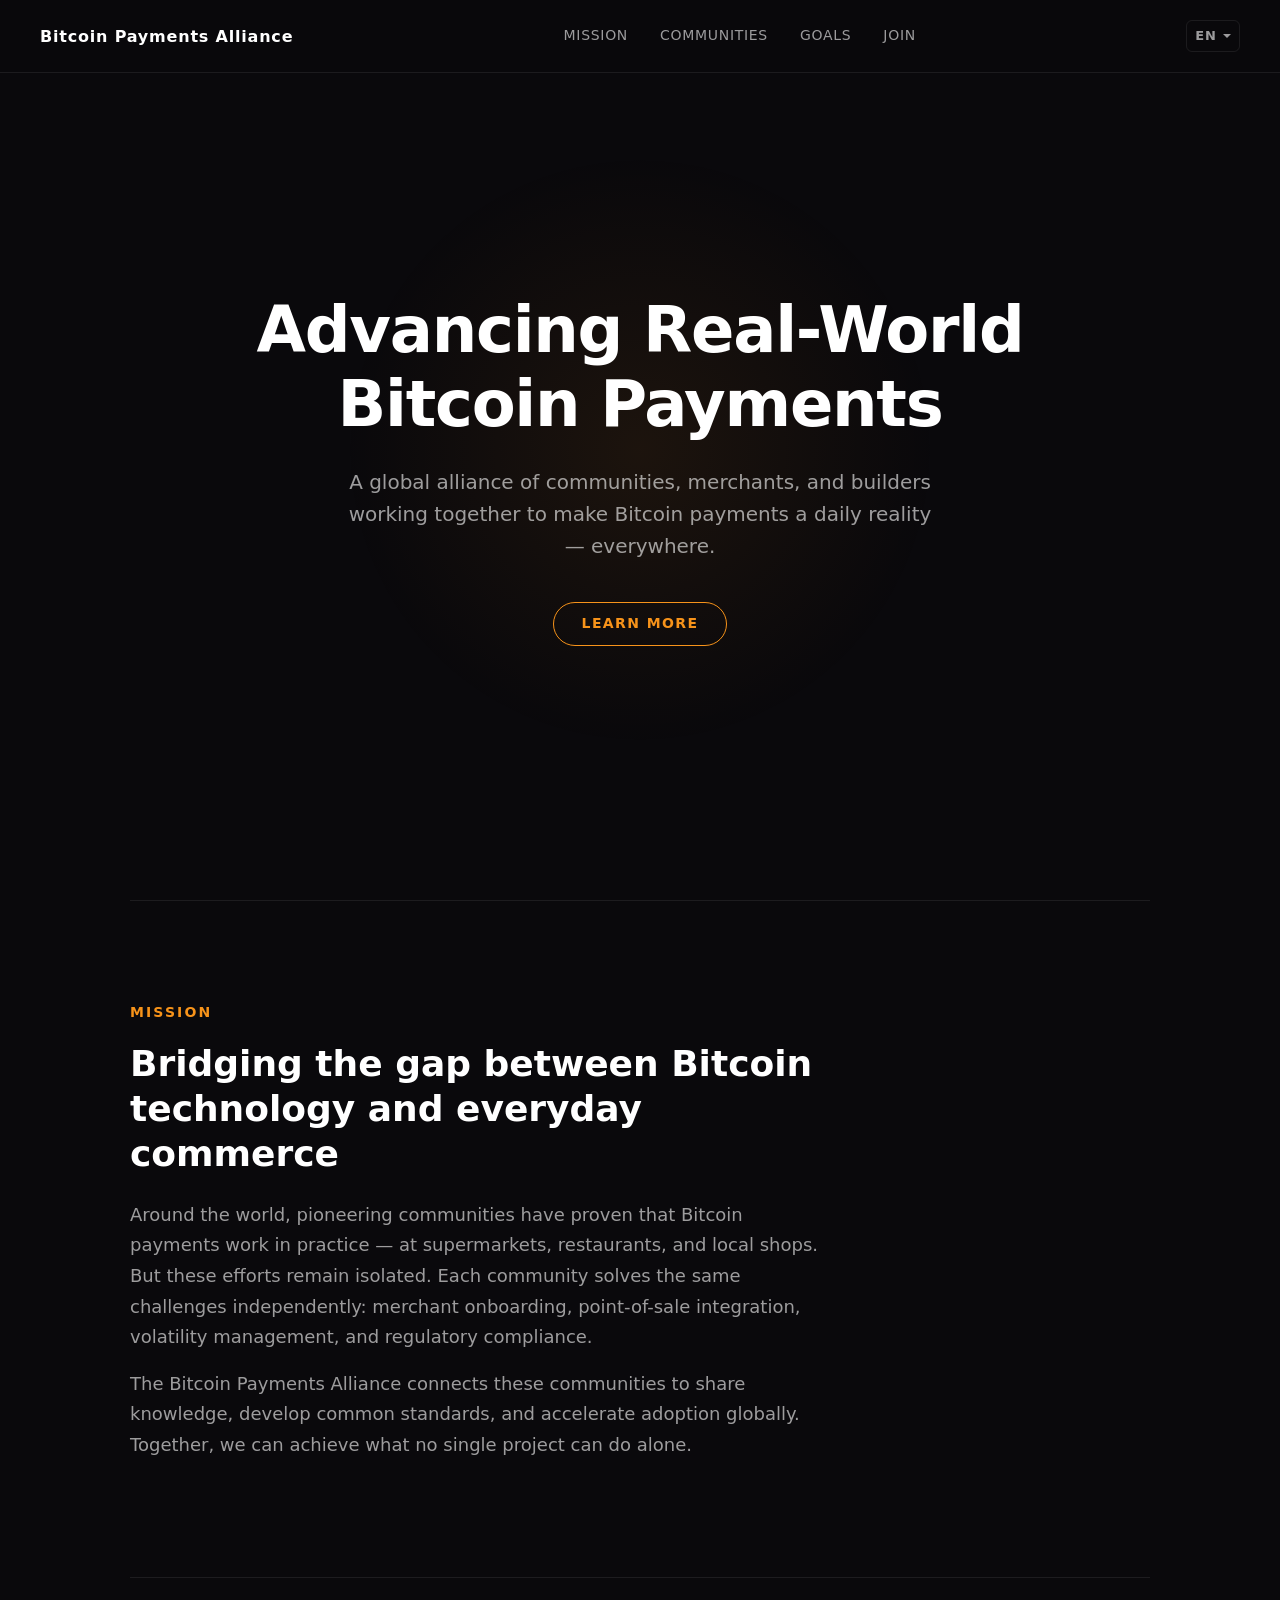
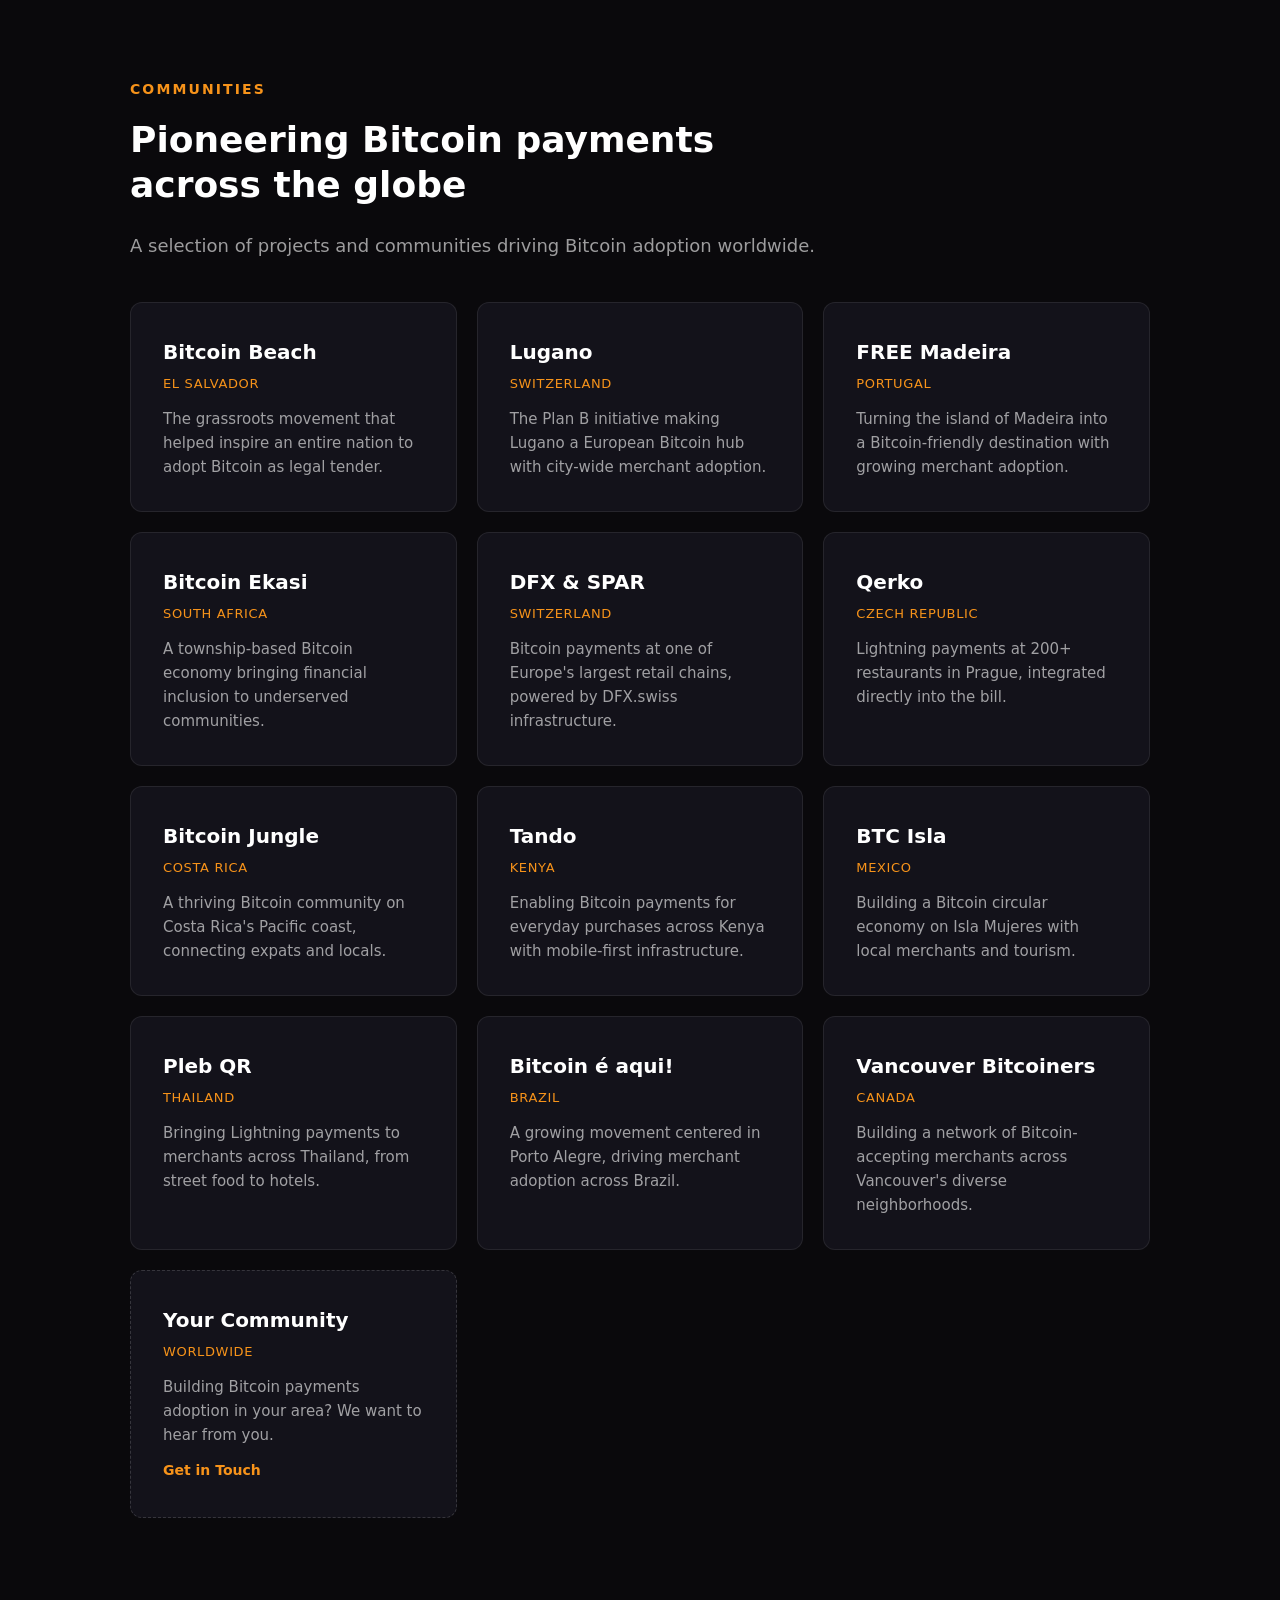
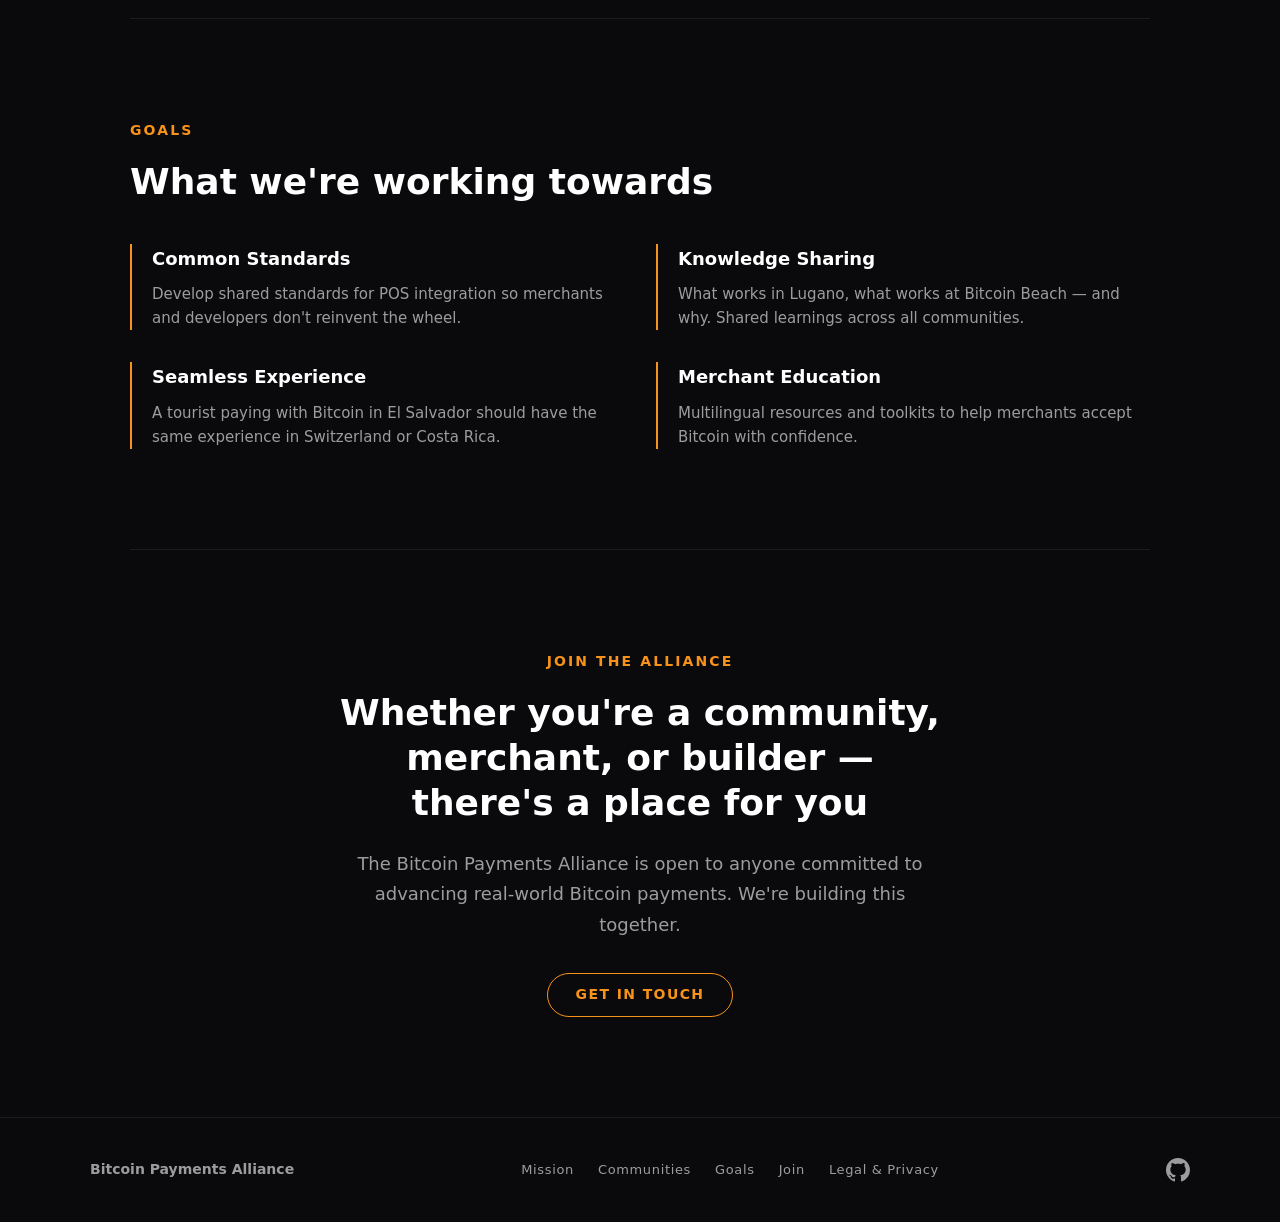
<file: index.html>
<!doctype html>
<html lang="en">
    <head>
        <meta charset="utf-8" />
        <meta name="viewport" content="width=device-width, initial-scale=1" />
        <title>Bitcoin Payments Alliance</title>
        <meta name="description" content="Advancing real-world Bitcoin payments adoption worldwide." />
        <meta property="og:title" content="Bitcoin Payments Alliance" />
        <meta property="og:description" content="Advancing real-world Bitcoin payments adoption worldwide." />
        <meta property="og:type" content="website" />
        <meta property="og:url" content="https://bitcoinpaymentsalliance.org/" />
        <meta name="twitter:card" content="summary_large_image" />
        <meta name="twitter:title" content="Bitcoin Payments Alliance" />
        <meta name="twitter:description" content="Advancing real-world Bitcoin payments adoption worldwide." />
        <link rel="alternate" hreflang="en" href="https://bitcoinpaymentsalliance.org/" />
        <link rel="alternate" hreflang="de" href="https://bitcoinpaymentsalliance.org/de/" />
        <link rel="alternate" hreflang="fr" href="https://bitcoinpaymentsalliance.org/fr/" />
        <link rel="alternate" hreflang="it" href="https://bitcoinpaymentsalliance.org/it/" />
        <link rel="alternate" hreflang="es" href="https://bitcoinpaymentsalliance.org/es/" />
        <link rel="alternate" hreflang="x-default" href="https://bitcoinpaymentsalliance.org/" />
        <link rel="stylesheet" type="text/css" href="style.css" />
        <link rel="icon" type="image/svg+xml" href="assets/favicon.svg" />
        <script>
            (function () {
                if (sessionStorage.getItem('lang-chosen')) return;
                var lang = (navigator.language || '').toLowerCase().slice(0, 2);
                var supported = { de: '/de/', fr: '/fr/', it: '/it/', es: '/es/' };
                if (supported[lang]) {
                    sessionStorage.setItem('lang-chosen', lang);
                    window.location.replace(supported[lang]);
                }
            })();
        </script>
    </head>

    <body>
        <header class="fade-in">
            <a href="/" class="logo-link">
                <span class="logo-text">Bitcoin Payments Alliance</span>
            </a>
            <nav>
                <a href="#mission">Mission</a>
                <a href="#communities">Communities</a>
                <a href="#goals">Goals</a>
                <a href="#join">Join</a>
            </nav>
            <div class="lang-switcher">
                <span class="lang-current">EN</span>
                <div class="lang-dropdown">
                    <a href="/" class="active">English</a>
                    <a href="/de/">Deutsch</a>
                    <a href="/fr/">Français</a>
                    <a href="/it/">Italiano</a>
                    <a href="/es/">Español</a>
                </div>
            </div>
            <button class="nav-toggle" aria-label="Menu">
                <span></span>
                <span></span>
                <span></span>
            </button>
        </header>

        <div class="hero fade-in">
            <div class="glow"></div>
            <div class="headline">
                <h1 class="slide-up">
                    Advancing Real-World
                    <br />
                    Bitcoin Payments
                </h1>
                <p class="slide-up delay-300">
                    A global alliance of communities, merchants, and builders working together to make Bitcoin payments
                    a daily reality — everywhere.
                </p>
                <a href="#mission" class="button slide-up delay-600">Learn More</a>
            </div>
        </div>

        <main>
            <section id="mission">
                <h1>Mission</h1>
                <h2>Bridging the gap between Bitcoin technology and everyday commerce</h2>
                <p>
                    Around the world, pioneering communities have proven that Bitcoin payments work in practice — at
                    supermarkets, restaurants, and local shops. But these efforts remain isolated. Each community solves
                    the same challenges independently: merchant onboarding, point-of-sale integration, volatility
                    management, and regulatory compliance.
                </p>
                <p>
                    The Bitcoin Payments Alliance connects these communities to share knowledge, develop common
                    standards, and accelerate adoption globally. Together, we can achieve what no single project can do
                    alone.
                </p>
            </section>

            <section id="communities">
                <h1>Communities</h1>
                <h2>Pioneering Bitcoin payments across the globe</h2>
                <p>A selection of projects and communities driving Bitcoin adoption worldwide.</p>
                <div class="community-grid">
                    <a href="https://www.bitcoinbeach.com/" class="community-card" target="_blank" rel="noopener">
                        <h3>Bitcoin Beach</h3>
                        <span class="location">El Salvador</span>
                        <p>
                            The grassroots movement that helped inspire an entire nation to adopt Bitcoin as legal
                            tender.
                        </p>
                    </a>
                    <a href="https://planb.lugano.ch/" class="community-card" target="_blank" rel="noopener">
                        <h3>Lugano</h3>
                        <span class="location">Switzerland</span>
                        <p>
                            The Plan B initiative making Lugano a European Bitcoin hub with city-wide merchant adoption.
                        </p>
                    </a>
                    <a href="https://freemadeira.org/" class="community-card" target="_blank" rel="noopener">
                        <h3>FREE Madeira</h3>
                        <span class="location">Portugal</span>
                        <p>
                            Turning the island of Madeira into a Bitcoin-friendly destination with growing merchant
                            adoption.
                        </p>
                    </a>
                    <a href="https://bitcoinekasi.com/" class="community-card" target="_blank" rel="noopener">
                        <h3>Bitcoin Ekasi</h3>
                        <span class="location">South Africa</span>
                        <p>A township-based Bitcoin economy bringing financial inclusion to underserved communities.</p>
                    </a>
                    <a href="https://dfx.swiss/" class="community-card" target="_blank" rel="noopener">
                        <h3>DFX &amp; SPAR</h3>
                        <span class="location">Switzerland</span>
                        <p>
                            Bitcoin payments at one of Europe's largest retail chains, powered by DFX.swiss
                            infrastructure.
                        </p>
                    </a>
                    <a href="https://www.qerko.com/" class="community-card" target="_blank" rel="noopener">
                        <h3>Qerko</h3>
                        <span class="location">Czech Republic</span>
                        <p>Lightning payments at 200+ restaurants in Prague, integrated directly into the bill.</p>
                    </a>
                    <a href="https://www.bitcoinjungle.app/" class="community-card" target="_blank" rel="noopener">
                        <h3>Bitcoin Jungle</h3>
                        <span class="location">Costa Rica</span>
                        <p>A thriving Bitcoin community on Costa Rica's Pacific coast, connecting expats and locals.</p>
                    </a>
                    <a href="https://tando.me/" class="community-card" target="_blank" rel="noopener">
                        <h3>Tando</h3>
                        <span class="location">Kenya</span>
                        <p>
                            Enabling Bitcoin payments for everyday purchases across Kenya with mobile-first
                            infrastructure.
                        </p>
                    </a>
                    <a href="https://www.btcisla.xyz/" class="community-card" target="_blank" rel="noopener">
                        <h3>BTC Isla</h3>
                        <span class="location">Mexico</span>
                        <p>Building a Bitcoin circular economy on Isla Mujeres with local merchants and tourism.</p>
                    </a>
                    <a href="https://plebqr.com/" class="community-card" target="_blank" rel="noopener">
                        <h3>Pleb QR</h3>
                        <span class="location">Thailand</span>
                        <p>Bringing Lightning payments to merchants across Thailand, from street food to hotels.</p>
                    </a>
                    <a href="https://www.bitcoineaqui.com.br/" class="community-card" target="_blank" rel="noopener">
                        <h3>Bitcoin é aqui!</h3>
                        <span class="location">Brazil</span>
                        <p>A growing movement centered in Porto Alegre, driving merchant adoption across Brazil.</p>
                    </a>
                    <a
                        href="https://www.meetup.com/vancouver-bitcoiners/"
                        class="community-card"
                        target="_blank"
                        rel="noopener"
                    >
                        <h3>Vancouver Bitcoiners</h3>
                        <span class="location">Canada</span>
                        <p>
                            Building a network of Bitcoin-accepting merchants across Vancouver's diverse neighborhoods.
                        </p>
                    </a>
                    <div class="community-card placeholder">
                        <h3>Your Community</h3>
                        <span class="location">Worldwide</span>
                        <p>Building Bitcoin payments adoption in your area? We want to hear from you.</p>
                        <a href="#join" class="card-link">Get in Touch</a>
                    </div>
                </div>
            </section>

            <section id="goals">
                <h1>Goals</h1>
                <h2>What we're working towards</h2>
                <div class="goals-list">
                    <div class="goal">
                        <h3>Common Standards</h3>
                        <p>
                            Develop shared standards for POS integration so merchants and developers don't reinvent the
                            wheel.
                        </p>
                    </div>
                    <div class="goal">
                        <h3>Knowledge Sharing</h3>
                        <p>
                            What works in Lugano, what works at Bitcoin Beach — and why. Shared learnings across all
                            communities.
                        </p>
                    </div>
                    <div class="goal">
                        <h3>Seamless Experience</h3>
                        <p>
                            A tourist paying with Bitcoin in El Salvador should have the same experience in Switzerland
                            or Costa Rica.
                        </p>
                    </div>
                    <div class="goal">
                        <h3>Merchant Education</h3>
                        <p>Multilingual resources and toolkits to help merchants accept Bitcoin with confidence.</p>
                    </div>
                </div>
            </section>

            <section id="join">
                <h1>Join the Alliance</h1>
                <h2>Whether you're a community, merchant, or builder — there's a place for you</h2>
                <p>
                    The Bitcoin Payments Alliance is open to anyone committed to advancing real-world Bitcoin payments.
                    We're building this together.
                </p>
                <div class="contact-links">
                    <a href="mailto:info@bitcoinpaymentsalliance.org" class="button">Get in Touch</a>
                </div>
            </section>
        </main>

        <footer>
            <div class="footer-content">
                <span class="footer-name">Bitcoin Payments Alliance</span>
                <nav class="footer-nav">
                    <a href="#mission">Mission</a>
                    <a href="#communities">Communities</a>
                    <a href="#goals">Goals</a>
                    <a href="#join">Join</a>
                    <a href="/legal.html">Legal & Privacy</a>
                </nav>
                <a href="https://github.com/bitcoin-payments-alliance" class="footer-social" aria-label="GitHub">
                    <svg width="24" height="24" viewBox="0 0 24 24" fill="currentColor">
                        <path
                            d="M12 0C5.37 0 0 5.37 0 12c0 5.31 3.435 9.795 8.205 11.385.6.105.825-.255.825-.57 0-.285-.015-1.23-.015-2.235-3.015.555-3.795-.735-4.035-1.41-.135-.345-.72-1.41-1.23-1.695-.42-.225-1.02-.78-.015-.795.945-.015 1.62.87 1.845 1.23 1.08 1.815 2.805 1.305 3.495.99.105-.78.42-1.305.765-1.605-2.67-.3-5.46-1.335-5.46-5.925 0-1.305.465-2.385 1.23-3.225-.12-.3-.54-1.53.12-3.18 0 0 1.005-.315 3.3 1.23.96-.27 1.98-.405 3-.405s2.04.135 3 .405c2.295-1.56 3.3-1.23 3.3-1.23.66 1.65.24 2.88.12 3.18.765.84 1.23 1.905 1.23 3.225 0 4.605-2.805 5.625-5.475 5.925.435.375.81 1.095.81 2.22 0 1.605-.015 2.895-.015 3.3 0 .315.225.69.825.57A12.02 12.02 0 0024 12c0-6.63-5.37-12-12-12z"
                        />
                    </svg>
                </a>
            </div>
        </footer>

        <script>
            document.querySelector('.nav-toggle').addEventListener('click', function () {
                document.querySelector('header nav').classList.toggle('open');
            });
            document.querySelectorAll('.lang-switcher').forEach(function (el) {
                el.addEventListener('click', function (e) {
                    e.stopPropagation();
                    el.classList.toggle('open');
                });
            });
            document.addEventListener('click', function () {
                document.querySelectorAll('.lang-switcher').forEach(function (el) {
                    el.classList.remove('open');
                });
            });
            document.querySelectorAll('.lang-dropdown a').forEach(function (a) {
                a.addEventListener('click', function () {
                    sessionStorage.setItem('lang-chosen', '1');
                });
            });
        </script>
    </body>
</html>
</file>
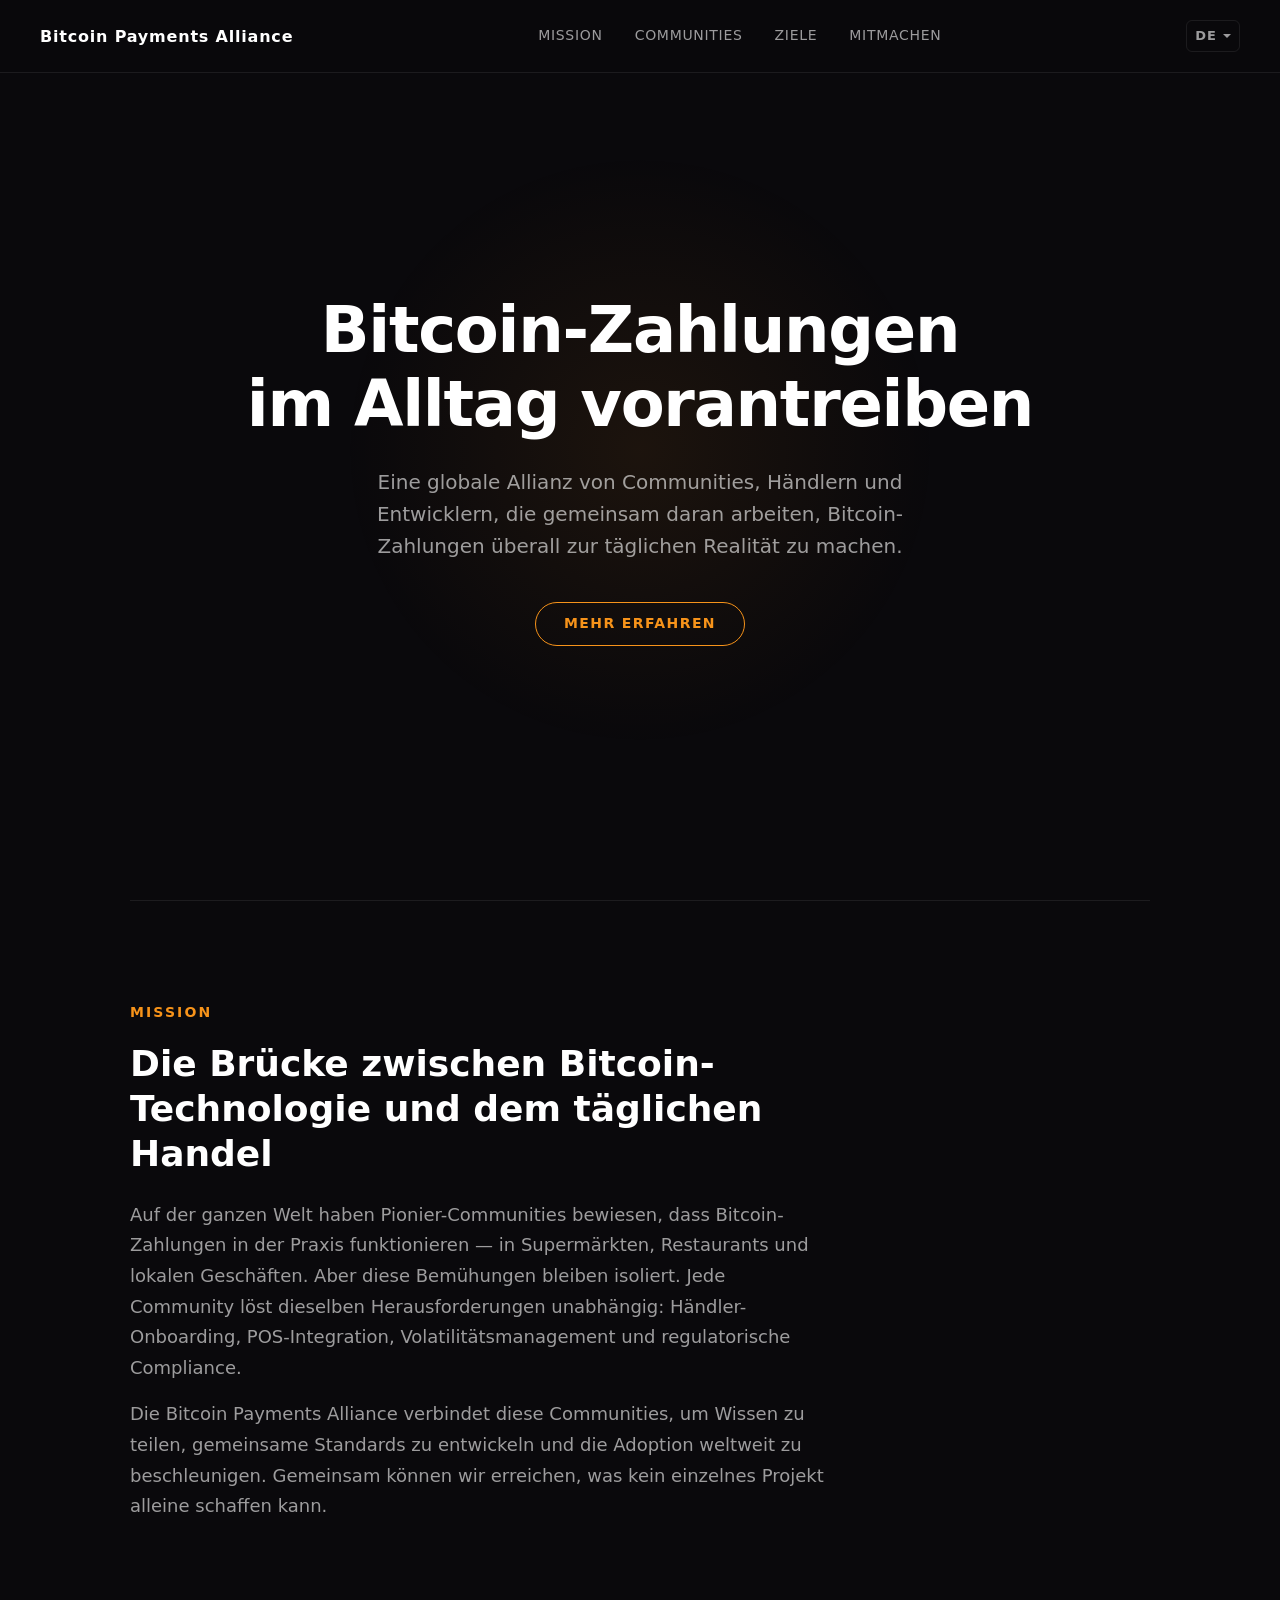
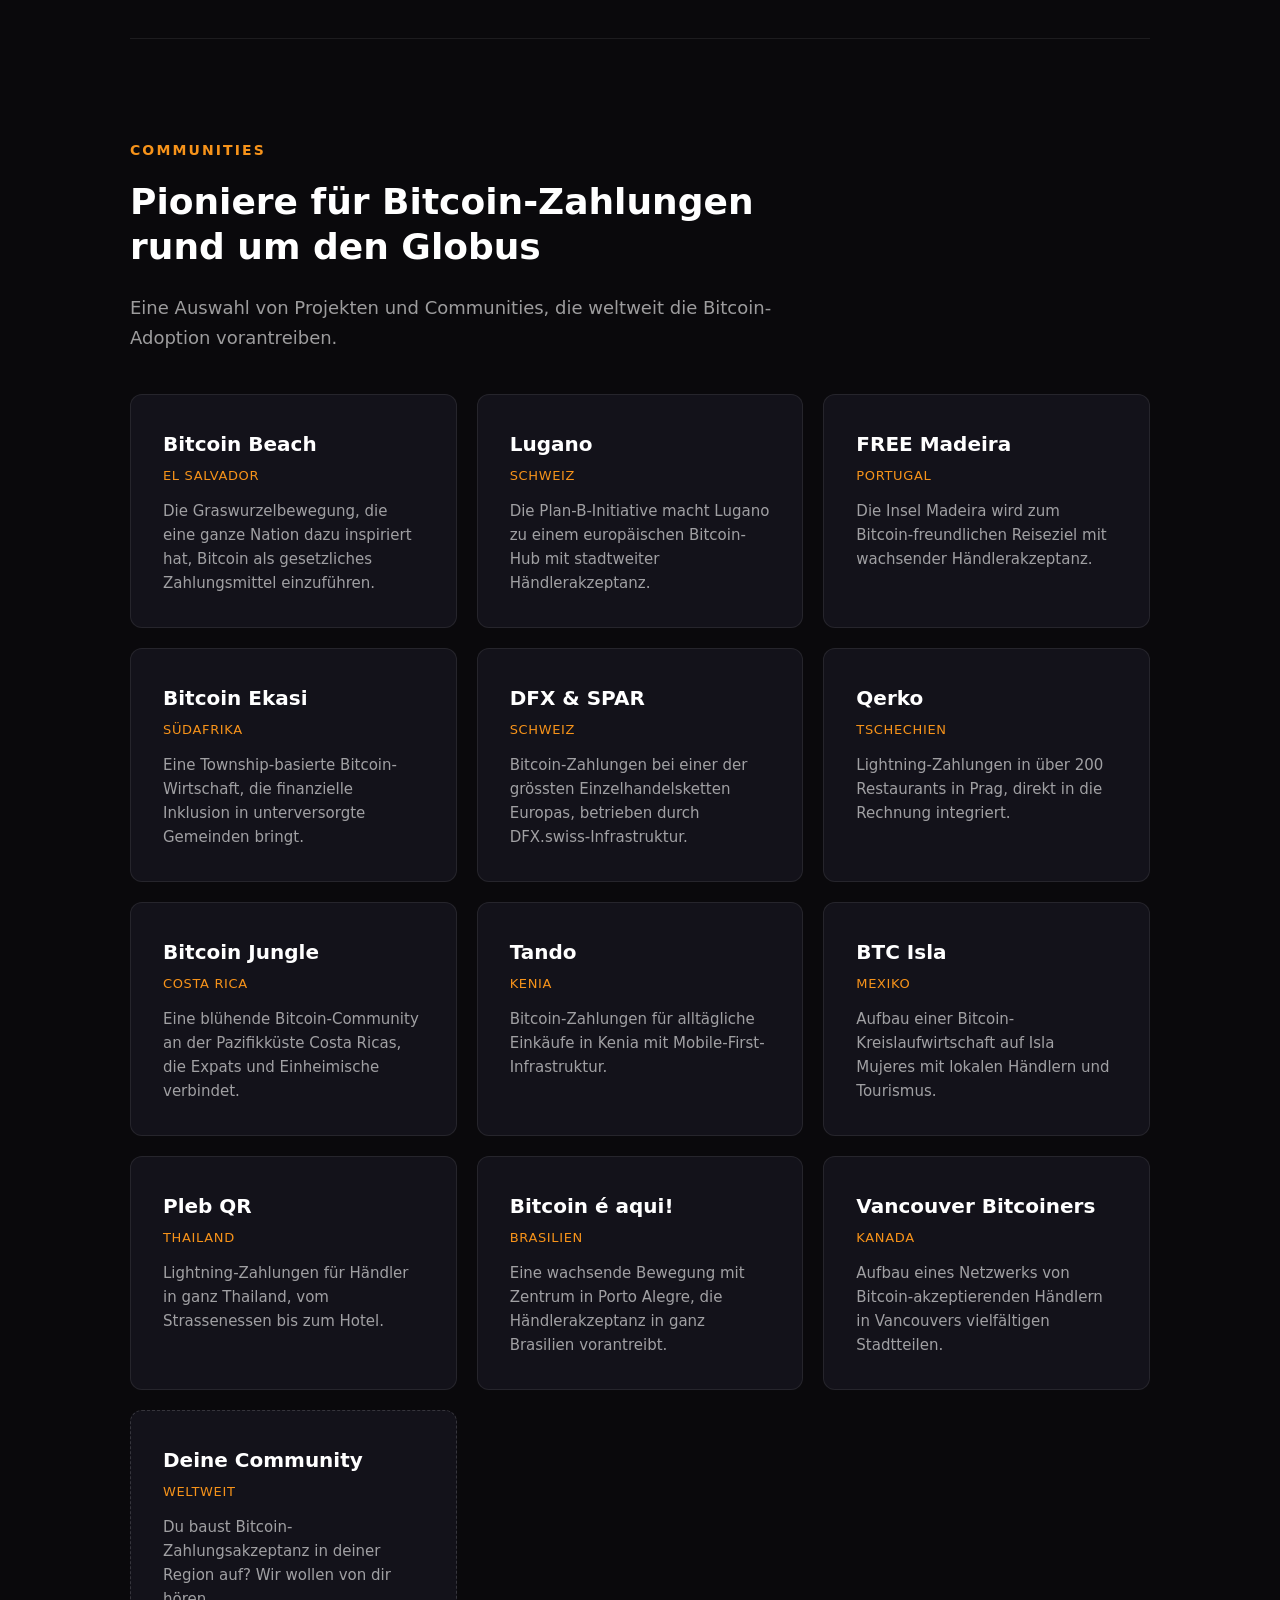
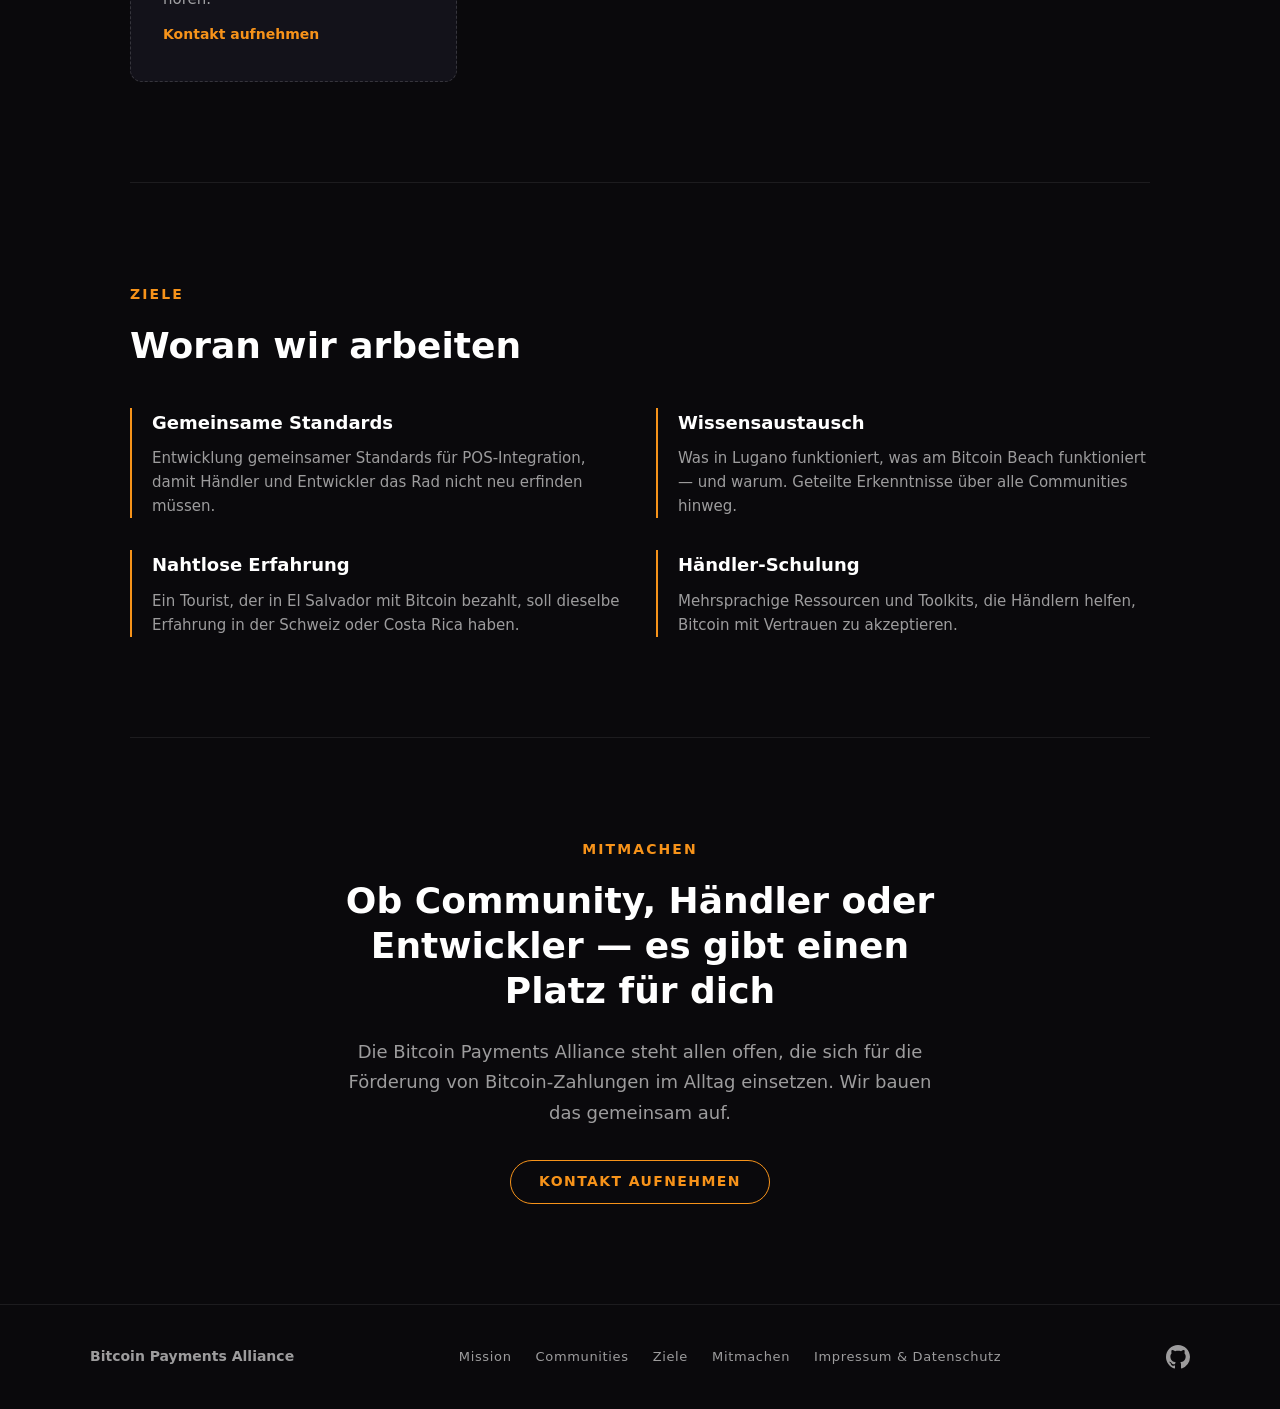
<file: de/index.html>
<!doctype html>
<html lang="de">
    <head>
        <meta charset="utf-8" />
        <meta name="viewport" content="width=device-width, initial-scale=1" />
        <title>Bitcoin Payments Alliance</title>
        <meta name="description" content="Weltweite Förderung der Akzeptanz von Bitcoin-Zahlungen im Alltag." />
        <meta property="og:title" content="Bitcoin Payments Alliance" />
        <meta property="og:description" content="Weltweite Förderung der Akzeptanz von Bitcoin-Zahlungen im Alltag." />
        <meta property="og:type" content="website" />
        <meta property="og:url" content="https://bitcoinpaymentsalliance.org/de/" />
        <meta name="twitter:card" content="summary_large_image" />
        <meta name="twitter:title" content="Bitcoin Payments Alliance" />
        <meta name="twitter:description" content="Weltweite Förderung der Akzeptanz von Bitcoin-Zahlungen im Alltag." />
        <link rel="alternate" hreflang="en" href="https://bitcoinpaymentsalliance.org/" />
        <link rel="alternate" hreflang="de" href="https://bitcoinpaymentsalliance.org/de/" />
        <link rel="alternate" hreflang="fr" href="https://bitcoinpaymentsalliance.org/fr/" />
        <link rel="alternate" hreflang="it" href="https://bitcoinpaymentsalliance.org/it/" />
        <link rel="alternate" hreflang="es" href="https://bitcoinpaymentsalliance.org/es/" />
        <link rel="alternate" hreflang="x-default" href="https://bitcoinpaymentsalliance.org/" />
        <link rel="stylesheet" type="text/css" href="../style.css" />
        <link rel="icon" type="image/svg+xml" href="../assets/favicon.svg" />
    </head>

    <body>
        <header class="fade-in">
            <a href="/de/" class="logo-link">
                <span class="logo-text">Bitcoin Payments Alliance</span>
            </a>
            <nav>
                <a href="#mission">Mission</a>
                <a href="#communities">Communities</a>
                <a href="#goals">Ziele</a>
                <a href="#join">Mitmachen</a>
            </nav>
            <div class="lang-switcher">
                <span class="lang-current">DE</span>
                <div class="lang-dropdown">
                    <a href="/">English</a>
                    <a href="/de/" class="active">Deutsch</a>
                    <a href="/fr/">Français</a>
                    <a href="/it/">Italiano</a>
                    <a href="/es/">Español</a>
                </div>
            </div>
            <button class="nav-toggle" aria-label="Menü">
                <span></span>
                <span></span>
                <span></span>
            </button>
        </header>

        <div class="hero fade-in">
            <div class="glow"></div>
            <div class="headline">
                <h1 class="slide-up">
                    Bitcoin-Zahlungen
                    <br />
                    im Alltag vorantreiben
                </h1>
                <p class="slide-up delay-300">
                    Eine globale Allianz von Communities, Händlern und Entwicklern, die gemeinsam daran arbeiten,
                    Bitcoin-Zahlungen überall zur täglichen Realität zu machen.
                </p>
                <a href="#mission" class="button slide-up delay-600">Mehr erfahren</a>
            </div>
        </div>

        <main>
            <section id="mission">
                <h1>Mission</h1>
                <h2>Die Brücke zwischen Bitcoin-Technologie und dem täglichen Handel</h2>
                <p>
                    Auf der ganzen Welt haben Pionier-Communities bewiesen, dass Bitcoin-Zahlungen in der Praxis
                    funktionieren — in Supermärkten, Restaurants und lokalen Geschäften. Aber diese Bemühungen bleiben
                    isoliert. Jede Community löst dieselben Herausforderungen unabhängig: Händler-Onboarding,
                    POS-Integration, Volatilitätsmanagement und regulatorische Compliance.
                </p>
                <p>
                    Die Bitcoin Payments Alliance verbindet diese Communities, um Wissen zu teilen, gemeinsame Standards
                    zu entwickeln und die Adoption weltweit zu beschleunigen. Gemeinsam können wir erreichen, was kein
                    einzelnes Projekt alleine schaffen kann.
                </p>
            </section>

            <section id="communities">
                <h1>Communities</h1>
                <h2>Pioniere für Bitcoin-Zahlungen rund um den Globus</h2>
                <p>Eine Auswahl von Projekten und Communities, die weltweit die Bitcoin-Adoption vorantreiben.</p>
                <div class="community-grid">
                    <a class="community-card" href="https://www.bitcoinbeach.com/" target="_blank" rel="noopener">
                        <h3>Bitcoin Beach</h3>
                        <span class="location">El Salvador</span>
                        <p>
                            Die Graswurzelbewegung, die eine ganze Nation dazu inspiriert hat, Bitcoin als gesetzliches
                            Zahlungsmittel einzuführen.
                        </p>
                    </a>
                    <a class="community-card" href="https://planb.lugano.ch/" target="_blank" rel="noopener">
                        <h3>Lugano</h3>
                        <span class="location">Schweiz</span>
                        <p>
                            Die Plan-B-Initiative macht Lugano zu einem europäischen Bitcoin-Hub mit stadtweiter
                            Händlerakzeptanz.
                        </p>
                    </a>
                    <a class="community-card" href="https://freemadeira.org/" target="_blank" rel="noopener">
                        <h3>FREE Madeira</h3>
                        <span class="location">Portugal</span>
                        <p>
                            Die Insel Madeira wird zum Bitcoin-freundlichen Reiseziel mit wachsender Händlerakzeptanz.
                        </p>
                    </a>
                    <a class="community-card" href="https://bitcoinekasi.com/" target="_blank" rel="noopener">
                        <h3>Bitcoin Ekasi</h3>
                        <span class="location">Südafrika</span>
                        <p>
                            Eine Township-basierte Bitcoin-Wirtschaft, die finanzielle Inklusion in unterversorgte
                            Gemeinden bringt.
                        </p>
                    </a>
                    <a class="community-card" href="https://dfx.swiss/" target="_blank" rel="noopener">
                        <h3>DFX &amp; SPAR</h3>
                        <span class="location">Schweiz</span>
                        <p>
                            Bitcoin-Zahlungen bei einer der grössten Einzelhandelsketten Europas, betrieben durch
                            DFX.swiss-Infrastruktur.
                        </p>
                    </a>
                    <a class="community-card" href="https://www.qerko.com/" target="_blank" rel="noopener">
                        <h3>Qerko</h3>
                        <span class="location">Tschechien</span>
                        <p>Lightning-Zahlungen in über 200 Restaurants in Prag, direkt in die Rechnung integriert.</p>
                    </a>
                    <a class="community-card" href="https://www.bitcoinjungle.app/" target="_blank" rel="noopener">
                        <h3>Bitcoin Jungle</h3>
                        <span class="location">Costa Rica</span>
                        <p>
                            Eine blühende Bitcoin-Community an der Pazifikküste Costa Ricas, die Expats und Einheimische
                            verbindet.
                        </p>
                    </a>
                    <a class="community-card" href="https://tando.me/" target="_blank" rel="noopener">
                        <h3>Tando</h3>
                        <span class="location">Kenia</span>
                        <p>Bitcoin-Zahlungen für alltägliche Einkäufe in Kenia mit Mobile-First-Infrastruktur.</p>
                    </a>
                    <a class="community-card" href="https://www.btcisla.xyz/" target="_blank" rel="noopener">
                        <h3>BTC Isla</h3>
                        <span class="location">Mexiko</span>
                        <p>
                            Aufbau einer Bitcoin-Kreislaufwirtschaft auf Isla Mujeres mit lokalen Händlern und
                            Tourismus.
                        </p>
                    </a>
                    <a class="community-card" href="https://plebqr.com/" target="_blank" rel="noopener">
                        <h3>Pleb QR</h3>
                        <span class="location">Thailand</span>
                        <p>Lightning-Zahlungen für Händler in ganz Thailand, vom Strassenessen bis zum Hotel.</p>
                    </a>
                    <a class="community-card" href="https://www.bitcoineaqui.com.br/" target="_blank" rel="noopener">
                        <h3>Bitcoin é aqui!</h3>
                        <span class="location">Brasilien</span>
                        <p>
                            Eine wachsende Bewegung mit Zentrum in Porto Alegre, die Händlerakzeptanz in ganz Brasilien
                            vorantreibt.
                        </p>
                    </a>
                    <a
                        class="community-card"
                        href="https://www.meetup.com/vancouver-bitcoiners/"
                        target="_blank"
                        rel="noopener"
                    >
                        <h3>Vancouver Bitcoiners</h3>
                        <span class="location">Kanada</span>
                        <p>
                            Aufbau eines Netzwerks von Bitcoin-akzeptierenden Händlern in Vancouvers vielfältigen
                            Stadtteilen.
                        </p>
                    </a>
                    <div class="community-card placeholder">
                        <h3>Deine Community</h3>
                        <span class="location">Weltweit</span>
                        <p>Du baust Bitcoin-Zahlungsakzeptanz in deiner Region auf? Wir wollen von dir hören.</p>
                        <a href="#join" class="card-link">Kontakt aufnehmen</a>
                    </div>
                </div>
            </section>

            <section id="goals">
                <h1>Ziele</h1>
                <h2>Woran wir arbeiten</h2>
                <div class="goals-list">
                    <div class="goal">
                        <h3>Gemeinsame Standards</h3>
                        <p>
                            Entwicklung gemeinsamer Standards für POS-Integration, damit Händler und Entwickler das Rad
                            nicht neu erfinden müssen.
                        </p>
                    </div>
                    <div class="goal">
                        <h3>Wissensaustausch</h3>
                        <p>
                            Was in Lugano funktioniert, was am Bitcoin Beach funktioniert — und warum. Geteilte
                            Erkenntnisse über alle Communities hinweg.
                        </p>
                    </div>
                    <div class="goal">
                        <h3>Nahtlose Erfahrung</h3>
                        <p>
                            Ein Tourist, der in El Salvador mit Bitcoin bezahlt, soll dieselbe Erfahrung in der Schweiz
                            oder Costa Rica haben.
                        </p>
                    </div>
                    <div class="goal">
                        <h3>Händler-Schulung</h3>
                        <p>
                            Mehrsprachige Ressourcen und Toolkits, die Händlern helfen, Bitcoin mit Vertrauen zu
                            akzeptieren.
                        </p>
                    </div>
                </div>
            </section>

            <section id="join">
                <h1>Mitmachen</h1>
                <h2>Ob Community, Händler oder Entwickler — es gibt einen Platz für dich</h2>
                <p>
                    Die Bitcoin Payments Alliance steht allen offen, die sich für die Förderung von Bitcoin-Zahlungen im
                    Alltag einsetzen. Wir bauen das gemeinsam auf.
                </p>
                <div class="contact-links">
                    <a href="mailto:info@bitcoinpaymentsalliance.org" class="button">Kontakt aufnehmen</a>
                </div>
            </section>
        </main>

        <footer>
            <div class="footer-content">
                <span class="footer-name">Bitcoin Payments Alliance</span>
                <nav class="footer-nav">
                    <a href="#mission">Mission</a>
                    <a href="#communities">Communities</a>
                    <a href="#goals">Ziele</a>
                    <a href="#join">Mitmachen</a>
                    <a href="/de/legal.html">Impressum & Datenschutz</a>
                </nav>
                <a href="https://github.com/bitcoin-payments-alliance" class="footer-social" aria-label="GitHub">
                    <svg width="24" height="24" viewBox="0 0 24 24" fill="currentColor">
                        <path
                            d="M12 0C5.37 0 0 5.37 0 12c0 5.31 3.435 9.795 8.205 11.385.6.105.825-.255.825-.57 0-.285-.015-1.23-.015-2.235-3.015.555-3.795-.735-4.035-1.41-.135-.345-.72-1.41-1.23-1.695-.42-.225-1.02-.78-.015-.795.945-.015 1.62.87 1.845 1.23 1.08 1.815 2.805 1.305 3.495.99.105-.78.42-1.305.765-1.605-2.67-.3-5.46-1.335-5.46-5.925 0-1.305.465-2.385 1.23-3.225-.12-.3-.54-1.53.12-3.18 0 0 1.005-.315 3.3 1.23.96-.27 1.98-.405 3-.405s2.04.135 3 .405c2.295-1.56 3.3-1.23 3.3-1.23.66 1.65.24 2.88.12 3.18.765.84 1.23 1.905 1.23 3.225 0 4.605-2.805 5.625-5.475 5.925.435.375.81 1.095.81 2.22 0 1.605-.015 2.895-.015 3.3 0 .315.225.69.825.57A12.02 12.02 0 0024 12c0-6.63-5.37-12-12-12z"
                        />
                    </svg>
                </a>
            </div>
        </footer>

        <script>
            document.querySelector('.nav-toggle').addEventListener('click', function () {
                document.querySelector('header nav').classList.toggle('open');
            });
            document.querySelectorAll('.lang-switcher').forEach(function (el) {
                el.addEventListener('click', function (e) {
                    e.stopPropagation();
                    el.classList.toggle('open');
                });
            });
            document.addEventListener('click', function () {
                document.querySelectorAll('.lang-switcher').forEach(function (el) {
                    el.classList.remove('open');
                });
            });
            document.querySelectorAll('.lang-dropdown a').forEach(function (a) {
                a.addEventListener('click', function () {
                    sessionStorage.setItem('lang-chosen', '1');
                });
            });
        </script>
    </body>
</html>
</file>
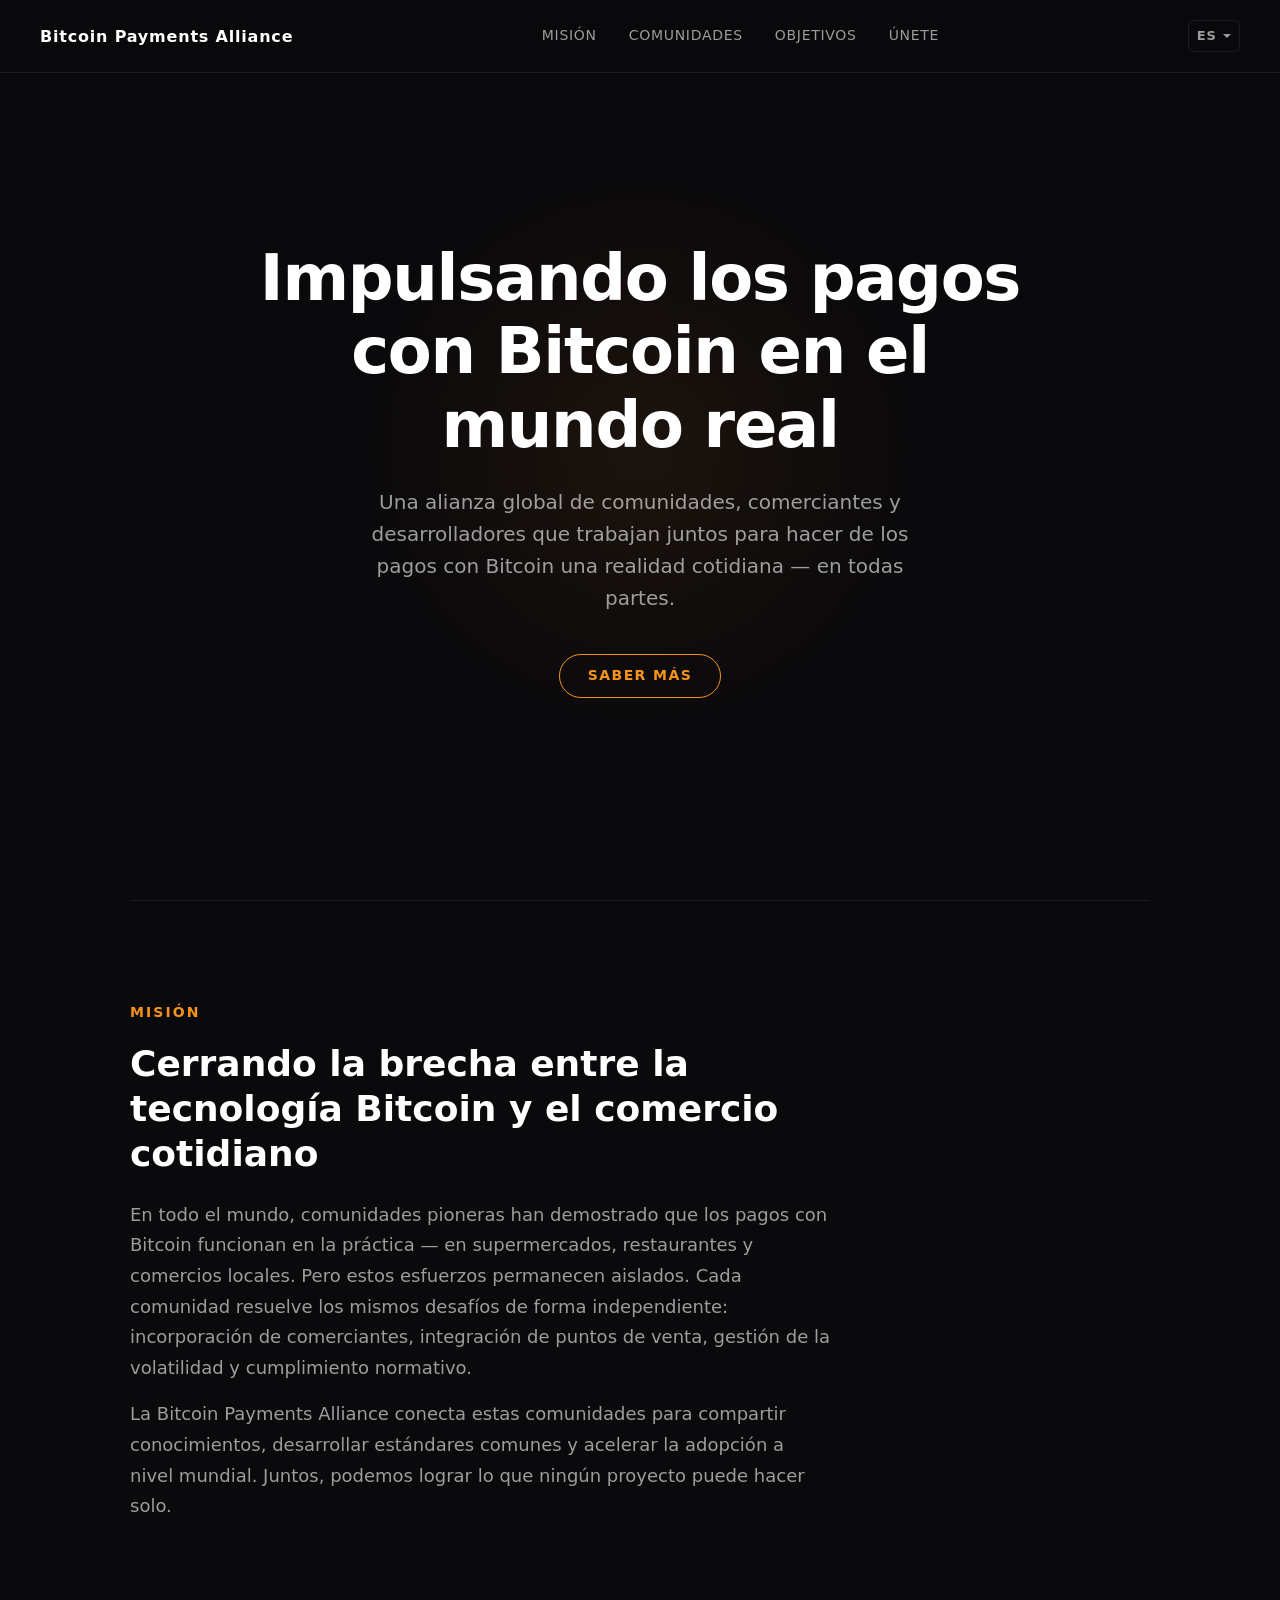
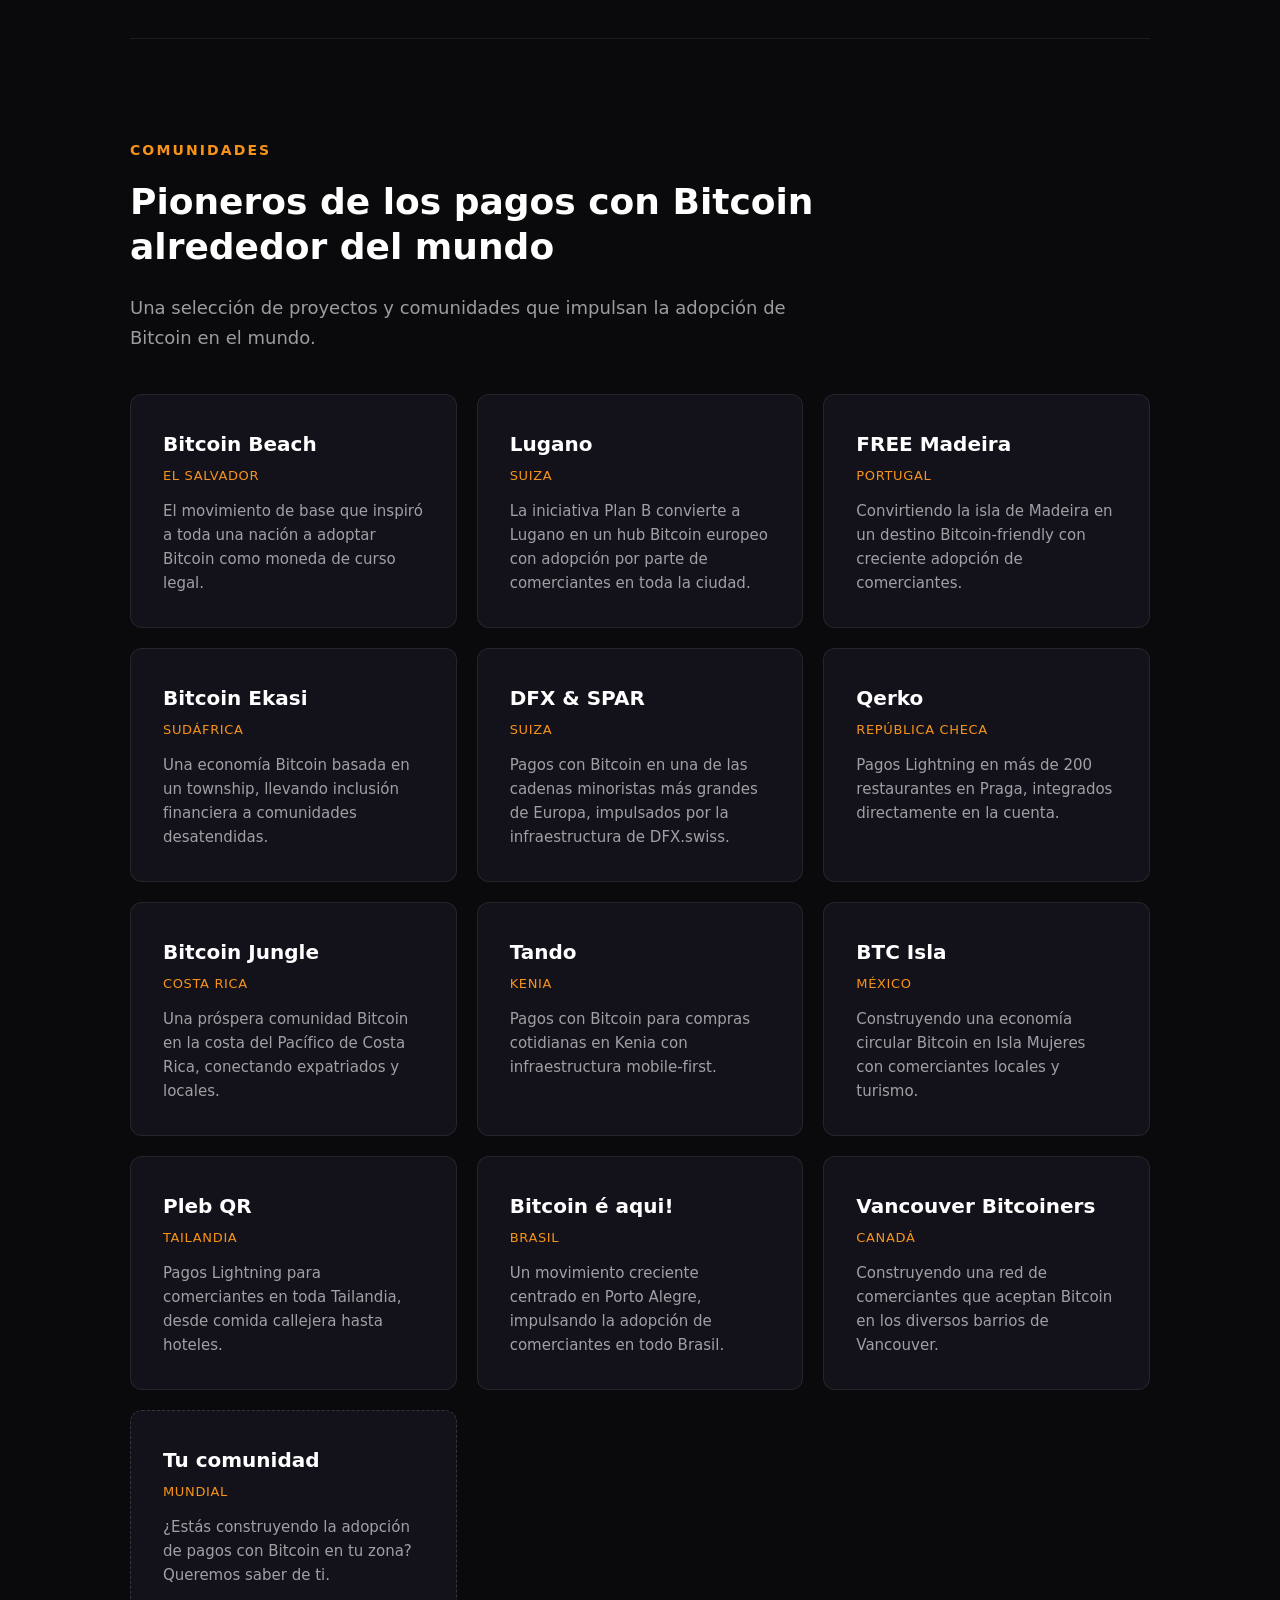
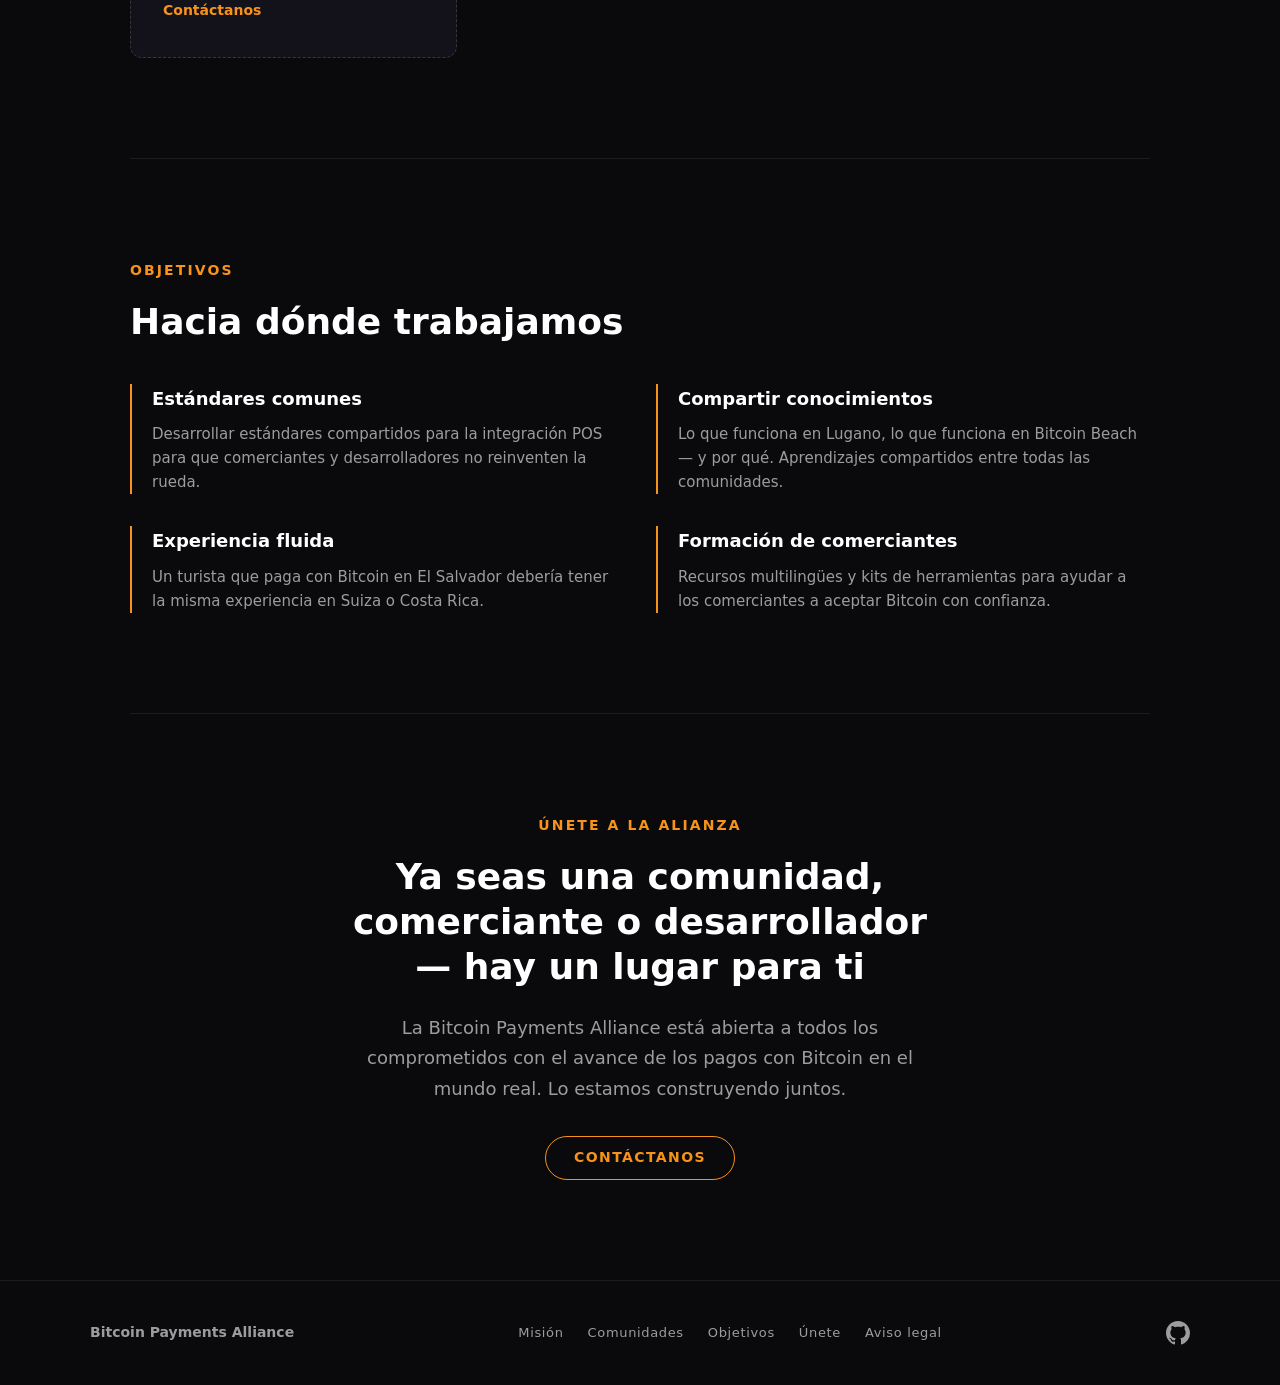
<file: es/index.html>
<!doctype html>
<html lang="es">
    <head>
        <meta charset="utf-8" />
        <meta name="viewport" content="width=device-width, initial-scale=1" />
        <title>Bitcoin Payments Alliance</title>
        <meta name="description" content="Promoviendo la adopción de pagos con Bitcoin en el mundo real." />
        <meta property="og:title" content="Bitcoin Payments Alliance" />
        <meta property="og:description" content="Promoviendo la adopción de pagos con Bitcoin en el mundo real." />
        <meta property="og:type" content="website" />
        <meta property="og:url" content="https://bitcoinpaymentsalliance.org/es/" />
        <meta name="twitter:card" content="summary_large_image" />
        <meta name="twitter:title" content="Bitcoin Payments Alliance" />
        <meta name="twitter:description" content="Promoviendo la adopción de pagos con Bitcoin en el mundo real." />
        <link rel="alternate" hreflang="en" href="https://bitcoinpaymentsalliance.org/" />
        <link rel="alternate" hreflang="de" href="https://bitcoinpaymentsalliance.org/de/" />
        <link rel="alternate" hreflang="fr" href="https://bitcoinpaymentsalliance.org/fr/" />
        <link rel="alternate" hreflang="it" href="https://bitcoinpaymentsalliance.org/it/" />
        <link rel="alternate" hreflang="es" href="https://bitcoinpaymentsalliance.org/es/" />
        <link rel="alternate" hreflang="x-default" href="https://bitcoinpaymentsalliance.org/" />
        <link rel="stylesheet" type="text/css" href="../style.css" />
        <link rel="icon" type="image/svg+xml" href="../assets/favicon.svg" />
    </head>

    <body>
        <header class="fade-in">
            <a href="/es/" class="logo-link">
                <span class="logo-text">Bitcoin Payments Alliance</span>
            </a>
            <nav>
                <a href="#mission">Misión</a>
                <a href="#communities">Comunidades</a>
                <a href="#goals">Objetivos</a>
                <a href="#join">Únete</a>
            </nav>
            <div class="lang-switcher">
                <span class="lang-current">ES</span>
                <div class="lang-dropdown">
                    <a href="/">English</a>
                    <a href="/de/">Deutsch</a>
                    <a href="/fr/">Français</a>
                    <a href="/it/">Italiano</a>
                    <a href="/es/" class="active">Español</a>
                </div>
            </div>
            <button class="nav-toggle" aria-label="Menú">
                <span></span>
                <span></span>
                <span></span>
            </button>
        </header>

        <div class="hero fade-in">
            <div class="glow"></div>
            <div class="headline">
                <h1 class="slide-up">
                    Impulsando los pagos
                    <br />
                    con Bitcoin en el mundo real
                </h1>
                <p class="slide-up delay-300">
                    Una alianza global de comunidades, comerciantes y desarrolladores que trabajan juntos para hacer de
                    los pagos con Bitcoin una realidad cotidiana — en todas partes.
                </p>
                <a href="#mission" class="button slide-up delay-600">Saber más</a>
            </div>
        </div>

        <main>
            <section id="mission">
                <h1>Misión</h1>
                <h2>Cerrando la brecha entre la tecnología Bitcoin y el comercio cotidiano</h2>
                <p>
                    En todo el mundo, comunidades pioneras han demostrado que los pagos con Bitcoin funcionan en la
                    práctica — en supermercados, restaurantes y comercios locales. Pero estos esfuerzos permanecen
                    aislados. Cada comunidad resuelve los mismos desafíos de forma independiente: incorporación de
                    comerciantes, integración de puntos de venta, gestión de la volatilidad y cumplimiento normativo.
                </p>
                <p>
                    La Bitcoin Payments Alliance conecta estas comunidades para compartir conocimientos, desarrollar
                    estándares comunes y acelerar la adopción a nivel mundial. Juntos, podemos lograr lo que ningún
                    proyecto puede hacer solo.
                </p>
            </section>

            <section id="communities">
                <h1>Comunidades</h1>
                <h2>Pioneros de los pagos con Bitcoin alrededor del mundo</h2>
                <p>Una selección de proyectos y comunidades que impulsan la adopción de Bitcoin en el mundo.</p>
                <div class="community-grid">
                    <a class="community-card" href="https://www.bitcoinbeach.com/" target="_blank" rel="noopener">
                        <h3>Bitcoin Beach</h3>
                        <span class="location">El Salvador</span>
                        <p>
                            El movimiento de base que inspiró a toda una nación a adoptar Bitcoin como moneda de curso
                            legal.
                        </p>
                    </a>
                    <a class="community-card" href="https://planb.lugano.ch/" target="_blank" rel="noopener">
                        <h3>Lugano</h3>
                        <span class="location">Suiza</span>
                        <p>
                            La iniciativa Plan B convierte a Lugano en un hub Bitcoin europeo con adopción por parte de
                            comerciantes en toda la ciudad.
                        </p>
                    </a>
                    <a class="community-card" href="https://freemadeira.org/" target="_blank" rel="noopener">
                        <h3>FREE Madeira</h3>
                        <span class="location">Portugal</span>
                        <p>
                            Convirtiendo la isla de Madeira en un destino Bitcoin-friendly con creciente adopción de
                            comerciantes.
                        </p>
                    </a>
                    <a class="community-card" href="https://bitcoinekasi.com/" target="_blank" rel="noopener">
                        <h3>Bitcoin Ekasi</h3>
                        <span class="location">Sudáfrica</span>
                        <p>
                            Una economía Bitcoin basada en un township, llevando inclusión financiera a comunidades
                            desatendidas.
                        </p>
                    </a>
                    <a class="community-card" href="https://dfx.swiss/" target="_blank" rel="noopener">
                        <h3>DFX &amp; SPAR</h3>
                        <span class="location">Suiza</span>
                        <p>
                            Pagos con Bitcoin en una de las cadenas minoristas más grandes de Europa, impulsados por la
                            infraestructura de DFX.swiss.
                        </p>
                    </a>
                    <a class="community-card" href="https://www.qerko.com/" target="_blank" rel="noopener">
                        <h3>Qerko</h3>
                        <span class="location">República Checa</span>
                        <p>
                            Pagos Lightning en más de 200 restaurantes en Praga, integrados directamente en la cuenta.
                        </p>
                    </a>
                    <a class="community-card" href="https://www.bitcoinjungle.app/" target="_blank" rel="noopener">
                        <h3>Bitcoin Jungle</h3>
                        <span class="location">Costa Rica</span>
                        <p>
                            Una próspera comunidad Bitcoin en la costa del Pacífico de Costa Rica, conectando
                            expatriados y locales.
                        </p>
                    </a>
                    <a class="community-card" href="https://tando.me/" target="_blank" rel="noopener">
                        <h3>Tando</h3>
                        <span class="location">Kenia</span>
                        <p>Pagos con Bitcoin para compras cotidianas en Kenia con infraestructura mobile-first.</p>
                    </a>
                    <a class="community-card" href="https://www.btcisla.xyz/" target="_blank" rel="noopener">
                        <h3>BTC Isla</h3>
                        <span class="location">México</span>
                        <p>
                            Construyendo una economía circular Bitcoin en Isla Mujeres con comerciantes locales y
                            turismo.
                        </p>
                    </a>
                    <a class="community-card" href="https://plebqr.com/" target="_blank" rel="noopener">
                        <h3>Pleb QR</h3>
                        <span class="location">Tailandia</span>
                        <p>
                            Pagos Lightning para comerciantes en toda Tailandia, desde comida callejera hasta hoteles.
                        </p>
                    </a>
                    <a class="community-card" href="https://www.bitcoineaqui.com.br/" target="_blank" rel="noopener">
                        <h3>Bitcoin é aqui!</h3>
                        <span class="location">Brasil</span>
                        <p>
                            Un movimiento creciente centrado en Porto Alegre, impulsando la adopción de comerciantes en
                            todo Brasil.
                        </p>
                    </a>
                    <a
                        class="community-card"
                        href="https://www.meetup.com/vancouver-bitcoiners/"
                        target="_blank"
                        rel="noopener"
                    >
                        <h3>Vancouver Bitcoiners</h3>
                        <span class="location">Canadá</span>
                        <p>
                            Construyendo una red de comerciantes que aceptan Bitcoin en los diversos barrios de
                            Vancouver.
                        </p>
                    </a>
                    <div class="community-card placeholder">
                        <h3>Tu comunidad</h3>
                        <span class="location">Mundial</span>
                        <p>¿Estás construyendo la adopción de pagos con Bitcoin en tu zona? Queremos saber de ti.</p>
                        <a href="#join" class="card-link">Contáctanos</a>
                    </div>
                </div>
            </section>

            <section id="goals">
                <h1>Objetivos</h1>
                <h2>Hacia dónde trabajamos</h2>
                <div class="goals-list">
                    <div class="goal">
                        <h3>Estándares comunes</h3>
                        <p>
                            Desarrollar estándares compartidos para la integración POS para que comerciantes y
                            desarrolladores no reinventen la rueda.
                        </p>
                    </div>
                    <div class="goal">
                        <h3>Compartir conocimientos</h3>
                        <p>
                            Lo que funciona en Lugano, lo que funciona en Bitcoin Beach — y por qué. Aprendizajes
                            compartidos entre todas las comunidades.
                        </p>
                    </div>
                    <div class="goal">
                        <h3>Experiencia fluida</h3>
                        <p>
                            Un turista que paga con Bitcoin en El Salvador debería tener la misma experiencia en Suiza o
                            Costa Rica.
                        </p>
                    </div>
                    <div class="goal">
                        <h3>Formación de comerciantes</h3>
                        <p>
                            Recursos multilingües y kits de herramientas para ayudar a los comerciantes a aceptar
                            Bitcoin con confianza.
                        </p>
                    </div>
                </div>
            </section>

            <section id="join">
                <h1>Únete a la Alianza</h1>
                <h2>Ya seas una comunidad, comerciante o desarrollador — hay un lugar para ti</h2>
                <p>
                    La Bitcoin Payments Alliance está abierta a todos los comprometidos con el avance de los pagos con
                    Bitcoin en el mundo real. Lo estamos construyendo juntos.
                </p>
                <div class="contact-links">
                    <a href="mailto:info@bitcoinpaymentsalliance.org" class="button">Contáctanos</a>
                </div>
            </section>
        </main>

        <footer>
            <div class="footer-content">
                <span class="footer-name">Bitcoin Payments Alliance</span>
                <nav class="footer-nav">
                    <a href="#mission">Misión</a>
                    <a href="#communities">Comunidades</a>
                    <a href="#goals">Objetivos</a>
                    <a href="#join">Únete</a>
                    <a href="/es/legal.html">Aviso legal</a>
                </nav>
                <a href="https://github.com/bitcoin-payments-alliance" class="footer-social" aria-label="GitHub">
                    <svg width="24" height="24" viewBox="0 0 24 24" fill="currentColor">
                        <path
                            d="M12 0C5.37 0 0 5.37 0 12c0 5.31 3.435 9.795 8.205 11.385.6.105.825-.255.825-.57 0-.285-.015-1.23-.015-2.235-3.015.555-3.795-.735-4.035-1.41-.135-.345-.72-1.41-1.23-1.695-.42-.225-1.02-.78-.015-.795.945-.015 1.62.87 1.845 1.23 1.08 1.815 2.805 1.305 3.495.99.105-.78.42-1.305.765-1.605-2.67-.3-5.46-1.335-5.46-5.925 0-1.305.465-2.385 1.23-3.225-.12-.3-.54-1.53.12-3.18 0 0 1.005-.315 3.3 1.23.96-.27 1.98-.405 3-.405s2.04.135 3 .405c2.295-1.56 3.3-1.23 3.3-1.23.66 1.65.24 2.88.12 3.18.765.84 1.23 1.905 1.23 3.225 0 4.605-2.805 5.625-5.475 5.925.435.375.81 1.095.81 2.22 0 1.605-.015 2.895-.015 3.3 0 .315.225.69.825.57A12.02 12.02 0 0024 12c0-6.63-5.37-12-12-12z"
                        />
                    </svg>
                </a>
            </div>
        </footer>

        <script>
            document.querySelector('.nav-toggle').addEventListener('click', function () {
                document.querySelector('header nav').classList.toggle('open');
            });
            document.querySelectorAll('.lang-switcher').forEach(function (el) {
                el.addEventListener('click', function (e) {
                    e.stopPropagation();
                    el.classList.toggle('open');
                });
            });
            document.addEventListener('click', function () {
                document.querySelectorAll('.lang-switcher').forEach(function (el) {
                    el.classList.remove('open');
                });
            });
            document.querySelectorAll('.lang-dropdown a').forEach(function (a) {
                a.addEventListener('click', function () {
                    sessionStorage.setItem('lang-chosen', '1');
                });
            });
        </script>
    </body>
</html>
</file>
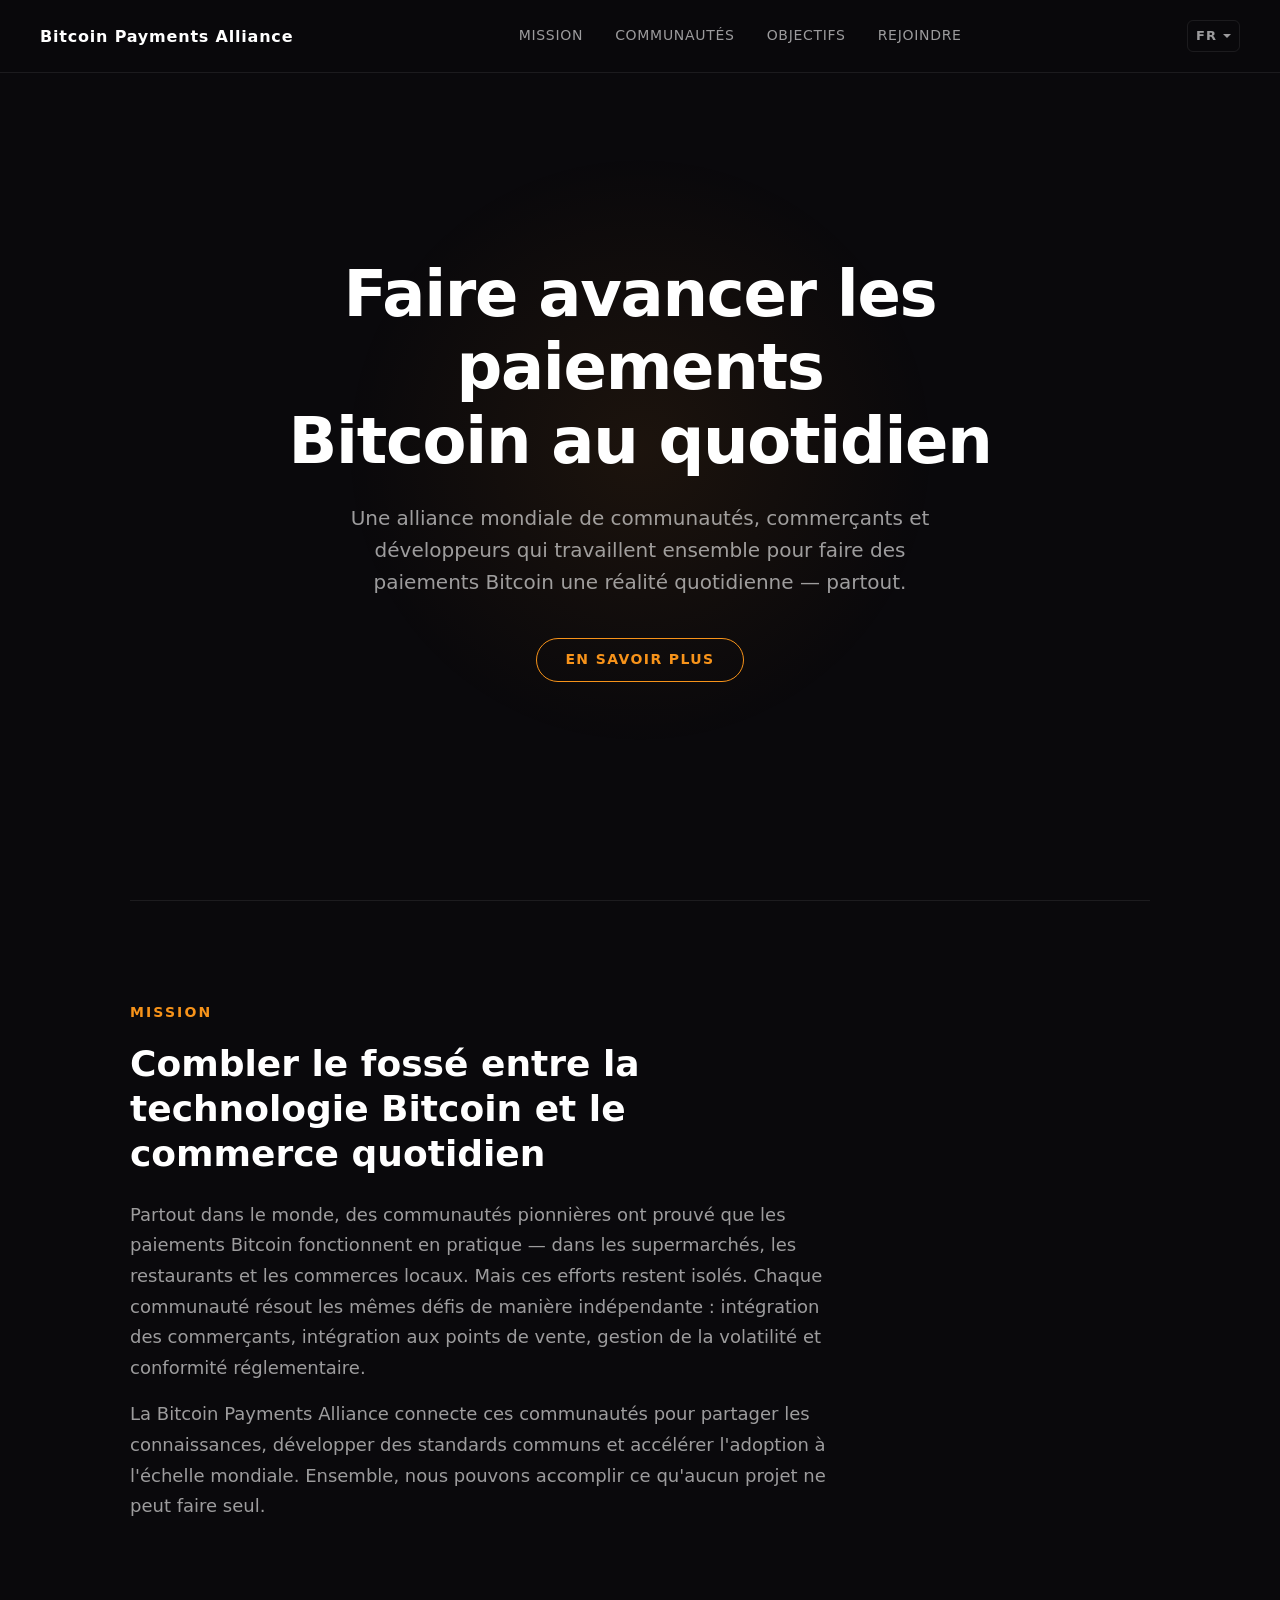
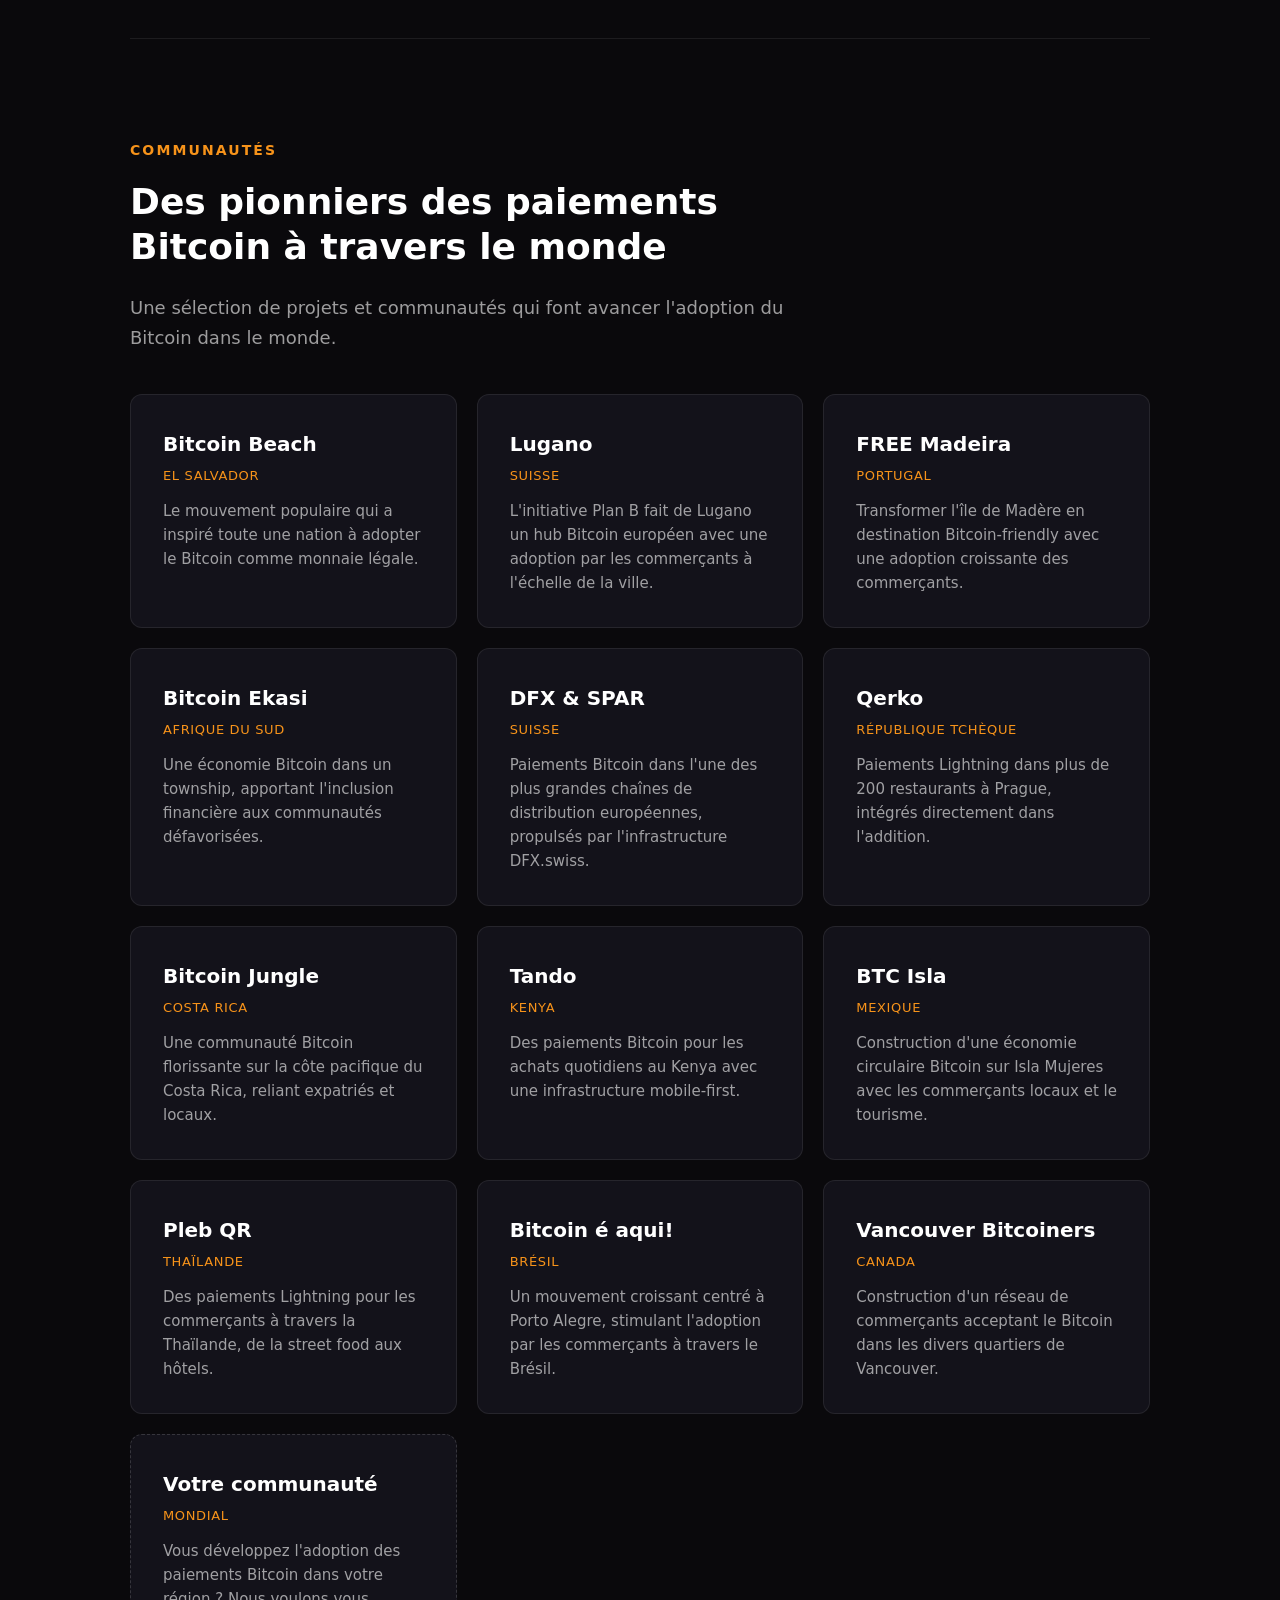
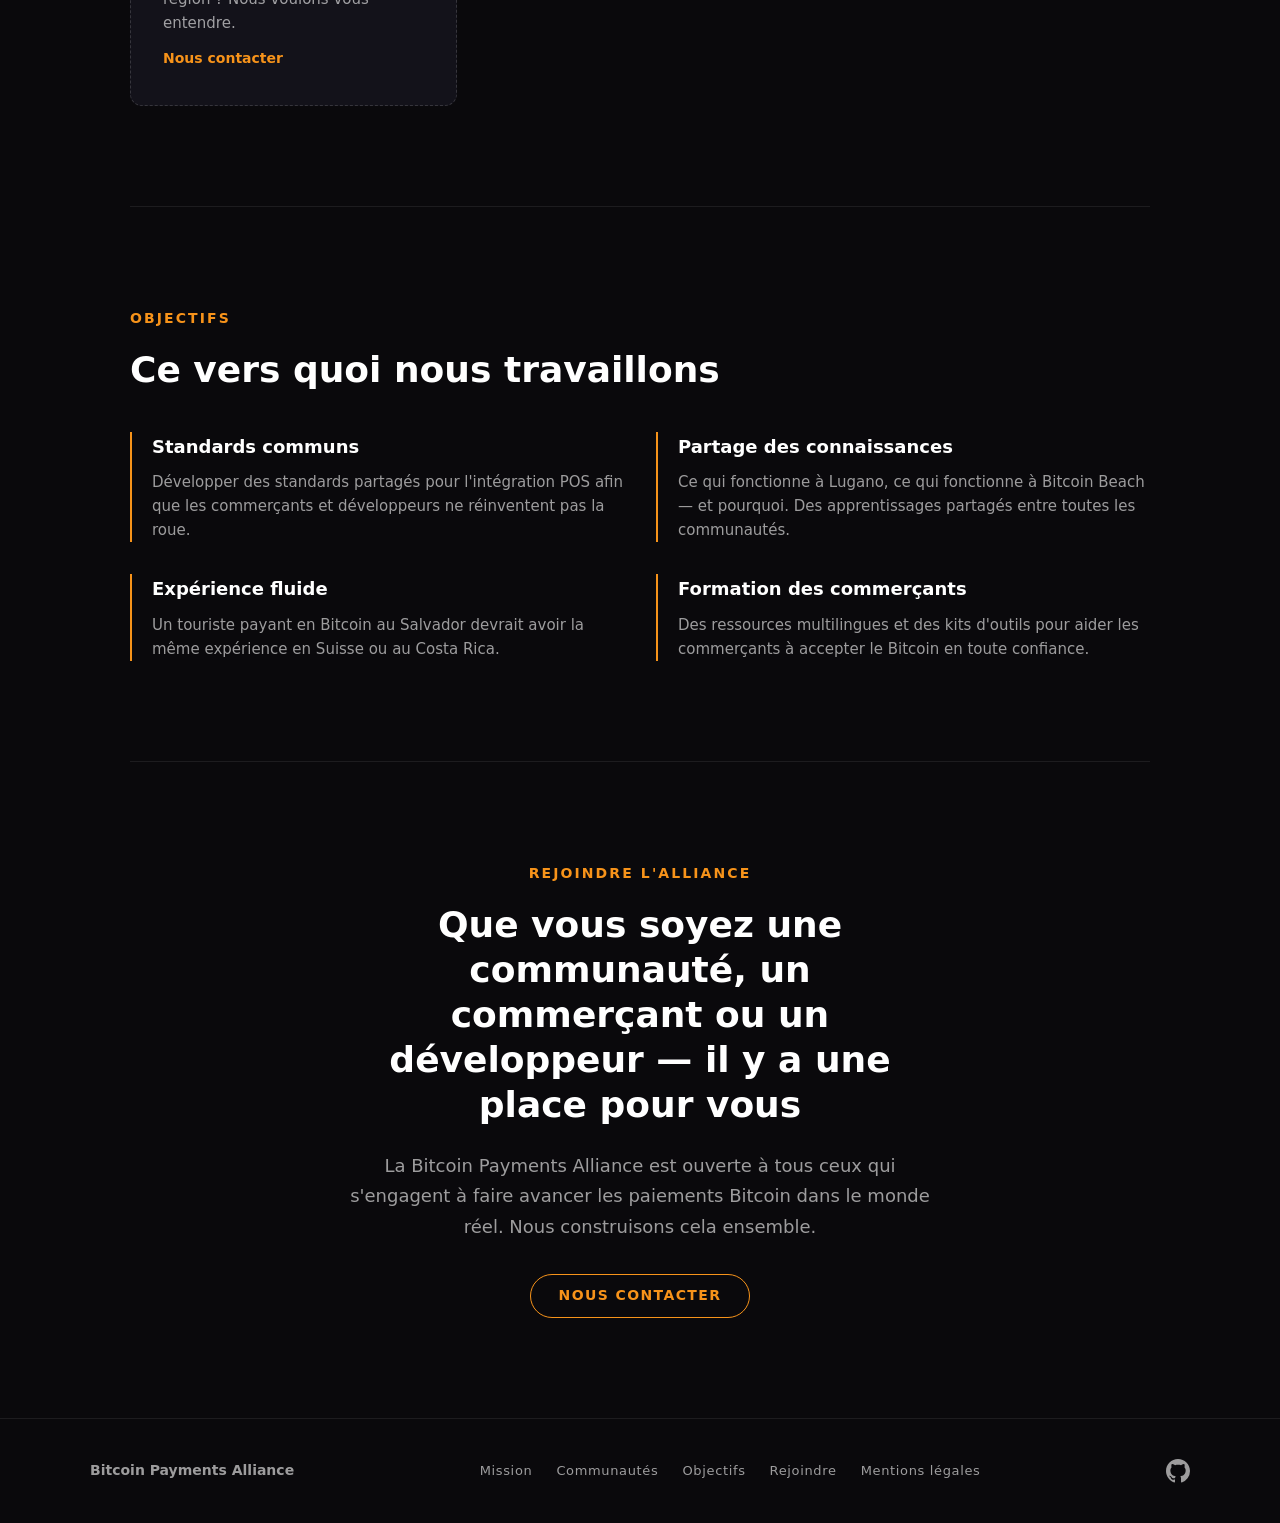
<file: fr/index.html>
<!doctype html>
<html lang="fr">
    <head>
        <meta charset="utf-8" />
        <meta name="viewport" content="width=device-width, initial-scale=1" />
        <title>Bitcoin Payments Alliance</title>
        <meta name="description" content="Promouvoir l'adoption des paiements Bitcoin dans le monde réel." />
        <meta property="og:title" content="Bitcoin Payments Alliance" />
        <meta property="og:description" content="Promouvoir l'adoption des paiements Bitcoin dans le monde réel." />
        <meta property="og:type" content="website" />
        <meta property="og:url" content="https://bitcoinpaymentsalliance.org/fr/" />
        <meta name="twitter:card" content="summary_large_image" />
        <meta name="twitter:title" content="Bitcoin Payments Alliance" />
        <meta name="twitter:description" content="Promouvoir l'adoption des paiements Bitcoin dans le monde réel." />
        <link rel="alternate" hreflang="en" href="https://bitcoinpaymentsalliance.org/" />
        <link rel="alternate" hreflang="de" href="https://bitcoinpaymentsalliance.org/de/" />
        <link rel="alternate" hreflang="fr" href="https://bitcoinpaymentsalliance.org/fr/" />
        <link rel="alternate" hreflang="it" href="https://bitcoinpaymentsalliance.org/it/" />
        <link rel="alternate" hreflang="es" href="https://bitcoinpaymentsalliance.org/es/" />
        <link rel="alternate" hreflang="x-default" href="https://bitcoinpaymentsalliance.org/" />
        <link rel="stylesheet" type="text/css" href="../style.css" />
        <link rel="icon" type="image/svg+xml" href="../assets/favicon.svg" />
    </head>

    <body>
        <header class="fade-in">
            <a href="/fr/" class="logo-link">
                <span class="logo-text">Bitcoin Payments Alliance</span>
            </a>
            <nav>
                <a href="#mission">Mission</a>
                <a href="#communities">Communautés</a>
                <a href="#goals">Objectifs</a>
                <a href="#join">Rejoindre</a>
            </nav>
            <div class="lang-switcher">
                <span class="lang-current">FR</span>
                <div class="lang-dropdown">
                    <a href="/">English</a>
                    <a href="/de/">Deutsch</a>
                    <a href="/fr/" class="active">Français</a>
                    <a href="/it/">Italiano</a>
                    <a href="/es/">Español</a>
                </div>
            </div>
            <button class="nav-toggle" aria-label="Menu">
                <span></span>
                <span></span>
                <span></span>
            </button>
        </header>

        <div class="hero fade-in">
            <div class="glow"></div>
            <div class="headline">
                <h1 class="slide-up">
                    Faire avancer les paiements
                    <br />
                    Bitcoin au quotidien
                </h1>
                <p class="slide-up delay-300">
                    Une alliance mondiale de communautés, commerçants et développeurs qui travaillent ensemble pour
                    faire des paiements Bitcoin une réalité quotidienne — partout.
                </p>
                <a href="#mission" class="button slide-up delay-600">En savoir plus</a>
            </div>
        </div>

        <main>
            <section id="mission">
                <h1>Mission</h1>
                <h2>Combler le fossé entre la technologie Bitcoin et le commerce quotidien</h2>
                <p>
                    Partout dans le monde, des communautés pionnières ont prouvé que les paiements Bitcoin fonctionnent
                    en pratique — dans les supermarchés, les restaurants et les commerces locaux. Mais ces efforts
                    restent isolés. Chaque communauté résout les mêmes défis de manière indépendante : intégration des
                    commerçants, intégration aux points de vente, gestion de la volatilité et conformité réglementaire.
                </p>
                <p>
                    La Bitcoin Payments Alliance connecte ces communautés pour partager les connaissances, développer
                    des standards communs et accélérer l'adoption à l'échelle mondiale. Ensemble, nous pouvons accomplir
                    ce qu'aucun projet ne peut faire seul.
                </p>
            </section>

            <section id="communities">
                <h1>Communautés</h1>
                <h2>Des pionniers des paiements Bitcoin à travers le monde</h2>
                <p>Une sélection de projets et communautés qui font avancer l'adoption du Bitcoin dans le monde.</p>
                <div class="community-grid">
                    <a class="community-card" href="https://www.bitcoinbeach.com/" target="_blank" rel="noopener">
                        <h3>Bitcoin Beach</h3>
                        <span class="location">El Salvador</span>
                        <p>
                            Le mouvement populaire qui a inspiré toute une nation à adopter le Bitcoin comme monnaie
                            légale.
                        </p>
                    </a>
                    <a class="community-card" href="https://planb.lugano.ch/" target="_blank" rel="noopener">
                        <h3>Lugano</h3>
                        <span class="location">Suisse</span>
                        <p>
                            L'initiative Plan B fait de Lugano un hub Bitcoin européen avec une adoption par les
                            commerçants à l'échelle de la ville.
                        </p>
                    </a>
                    <a class="community-card" href="https://freemadeira.org/" target="_blank" rel="noopener">
                        <h3>FREE Madeira</h3>
                        <span class="location">Portugal</span>
                        <p>
                            Transformer l'île de Madère en destination Bitcoin-friendly avec une adoption croissante des
                            commerçants.
                        </p>
                    </a>
                    <a class="community-card" href="https://bitcoinekasi.com/" target="_blank" rel="noopener">
                        <h3>Bitcoin Ekasi</h3>
                        <span class="location">Afrique du Sud</span>
                        <p>
                            Une économie Bitcoin dans un township, apportant l'inclusion financière aux communautés
                            défavorisées.
                        </p>
                    </a>
                    <a class="community-card" href="https://dfx.swiss/" target="_blank" rel="noopener">
                        <h3>DFX &amp; SPAR</h3>
                        <span class="location">Suisse</span>
                        <p>
                            Paiements Bitcoin dans l'une des plus grandes chaînes de distribution européennes, propulsés
                            par l'infrastructure DFX.swiss.
                        </p>
                    </a>
                    <a class="community-card" href="https://www.qerko.com/" target="_blank" rel="noopener">
                        <h3>Qerko</h3>
                        <span class="location">République tchèque</span>
                        <p>
                            Paiements Lightning dans plus de 200 restaurants à Prague, intégrés directement dans
                            l'addition.
                        </p>
                    </a>
                    <a class="community-card" href="https://www.bitcoinjungle.app/" target="_blank" rel="noopener">
                        <h3>Bitcoin Jungle</h3>
                        <span class="location">Costa Rica</span>
                        <p>
                            Une communauté Bitcoin florissante sur la côte pacifique du Costa Rica, reliant expatriés et
                            locaux.
                        </p>
                    </a>
                    <a class="community-card" href="https://tando.me/" target="_blank" rel="noopener">
                        <h3>Tando</h3>
                        <span class="location">Kenya</span>
                        <p>
                            Des paiements Bitcoin pour les achats quotidiens au Kenya avec une infrastructure
                            mobile-first.
                        </p>
                    </a>
                    <a class="community-card" href="https://www.btcisla.xyz/" target="_blank" rel="noopener">
                        <h3>BTC Isla</h3>
                        <span class="location">Mexique</span>
                        <p>
                            Construction d'une économie circulaire Bitcoin sur Isla Mujeres avec les commerçants locaux
                            et le tourisme.
                        </p>
                    </a>
                    <a class="community-card" href="https://plebqr.com/" target="_blank" rel="noopener">
                        <h3>Pleb QR</h3>
                        <span class="location">Thaïlande</span>
                        <p>
                            Des paiements Lightning pour les commerçants à travers la Thaïlande, de la street food aux
                            hôtels.
                        </p>
                    </a>
                    <a class="community-card" href="https://www.bitcoineaqui.com.br/" target="_blank" rel="noopener">
                        <h3>Bitcoin é aqui!</h3>
                        <span class="location">Brésil</span>
                        <p>
                            Un mouvement croissant centré à Porto Alegre, stimulant l'adoption par les commerçants à
                            travers le Brésil.
                        </p>
                    </a>
                    <a
                        class="community-card"
                        href="https://www.meetup.com/vancouver-bitcoiners/"
                        target="_blank"
                        rel="noopener"
                    >
                        <h3>Vancouver Bitcoiners</h3>
                        <span class="location">Canada</span>
                        <p>
                            Construction d'un réseau de commerçants acceptant le Bitcoin dans les divers quartiers de
                            Vancouver.
                        </p>
                    </a>
                    <div class="community-card placeholder">
                        <h3>Votre communauté</h3>
                        <span class="location">Mondial</span>
                        <p>
                            Vous développez l'adoption des paiements Bitcoin dans votre région ? Nous voulons vous
                            entendre.
                        </p>
                        <a href="#join" class="card-link">Nous contacter</a>
                    </div>
                </div>
            </section>

            <section id="goals">
                <h1>Objectifs</h1>
                <h2>Ce vers quoi nous travaillons</h2>
                <div class="goals-list">
                    <div class="goal">
                        <h3>Standards communs</h3>
                        <p>
                            Développer des standards partagés pour l'intégration POS afin que les commerçants et
                            développeurs ne réinventent pas la roue.
                        </p>
                    </div>
                    <div class="goal">
                        <h3>Partage des connaissances</h3>
                        <p>
                            Ce qui fonctionne à Lugano, ce qui fonctionne à Bitcoin Beach — et pourquoi. Des
                            apprentissages partagés entre toutes les communautés.
                        </p>
                    </div>
                    <div class="goal">
                        <h3>Expérience fluide</h3>
                        <p>
                            Un touriste payant en Bitcoin au Salvador devrait avoir la même expérience en Suisse ou au
                            Costa Rica.
                        </p>
                    </div>
                    <div class="goal">
                        <h3>Formation des commerçants</h3>
                        <p>
                            Des ressources multilingues et des kits d'outils pour aider les commerçants à accepter le
                            Bitcoin en toute confiance.
                        </p>
                    </div>
                </div>
            </section>

            <section id="join">
                <h1>Rejoindre l'Alliance</h1>
                <h2>Que vous soyez une communauté, un commerçant ou un développeur — il y a une place pour vous</h2>
                <p>
                    La Bitcoin Payments Alliance est ouverte à tous ceux qui s'engagent à faire avancer les paiements
                    Bitcoin dans le monde réel. Nous construisons cela ensemble.
                </p>
                <div class="contact-links">
                    <a href="mailto:info@bitcoinpaymentsalliance.org" class="button">Nous contacter</a>
                </div>
            </section>
        </main>

        <footer>
            <div class="footer-content">
                <span class="footer-name">Bitcoin Payments Alliance</span>
                <nav class="footer-nav">
                    <a href="#mission">Mission</a>
                    <a href="#communities">Communautés</a>
                    <a href="#goals">Objectifs</a>
                    <a href="#join">Rejoindre</a>
                    <a href="/fr/legal.html">Mentions légales</a>
                </nav>
                <a href="https://github.com/bitcoin-payments-alliance" class="footer-social" aria-label="GitHub">
                    <svg width="24" height="24" viewBox="0 0 24 24" fill="currentColor">
                        <path
                            d="M12 0C5.37 0 0 5.37 0 12c0 5.31 3.435 9.795 8.205 11.385.6.105.825-.255.825-.57 0-.285-.015-1.23-.015-2.235-3.015.555-3.795-.735-4.035-1.41-.135-.345-.72-1.41-1.23-1.695-.42-.225-1.02-.78-.015-.795.945-.015 1.62.87 1.845 1.23 1.08 1.815 2.805 1.305 3.495.99.105-.78.42-1.305.765-1.605-2.67-.3-5.46-1.335-5.46-5.925 0-1.305.465-2.385 1.23-3.225-.12-.3-.54-1.53.12-3.18 0 0 1.005-.315 3.3 1.23.96-.27 1.98-.405 3-.405s2.04.135 3 .405c2.295-1.56 3.3-1.23 3.3-1.23.66 1.65.24 2.88.12 3.18.765.84 1.23 1.905 1.23 3.225 0 4.605-2.805 5.625-5.475 5.925.435.375.81 1.095.81 2.22 0 1.605-.015 2.895-.015 3.3 0 .315.225.69.825.57A12.02 12.02 0 0024 12c0-6.63-5.37-12-12-12z"
                        />
                    </svg>
                </a>
            </div>
        </footer>

        <script>
            document.querySelector('.nav-toggle').addEventListener('click', function () {
                document.querySelector('header nav').classList.toggle('open');
            });
            document.querySelectorAll('.lang-switcher').forEach(function (el) {
                el.addEventListener('click', function (e) {
                    e.stopPropagation();
                    el.classList.toggle('open');
                });
            });
            document.addEventListener('click', function () {
                document.querySelectorAll('.lang-switcher').forEach(function (el) {
                    el.classList.remove('open');
                });
            });
            document.querySelectorAll('.lang-dropdown a').forEach(function (a) {
                a.addEventListener('click', function () {
                    sessionStorage.setItem('lang-chosen', '1');
                });
            });
        </script>
    </body>
</html>
</file>
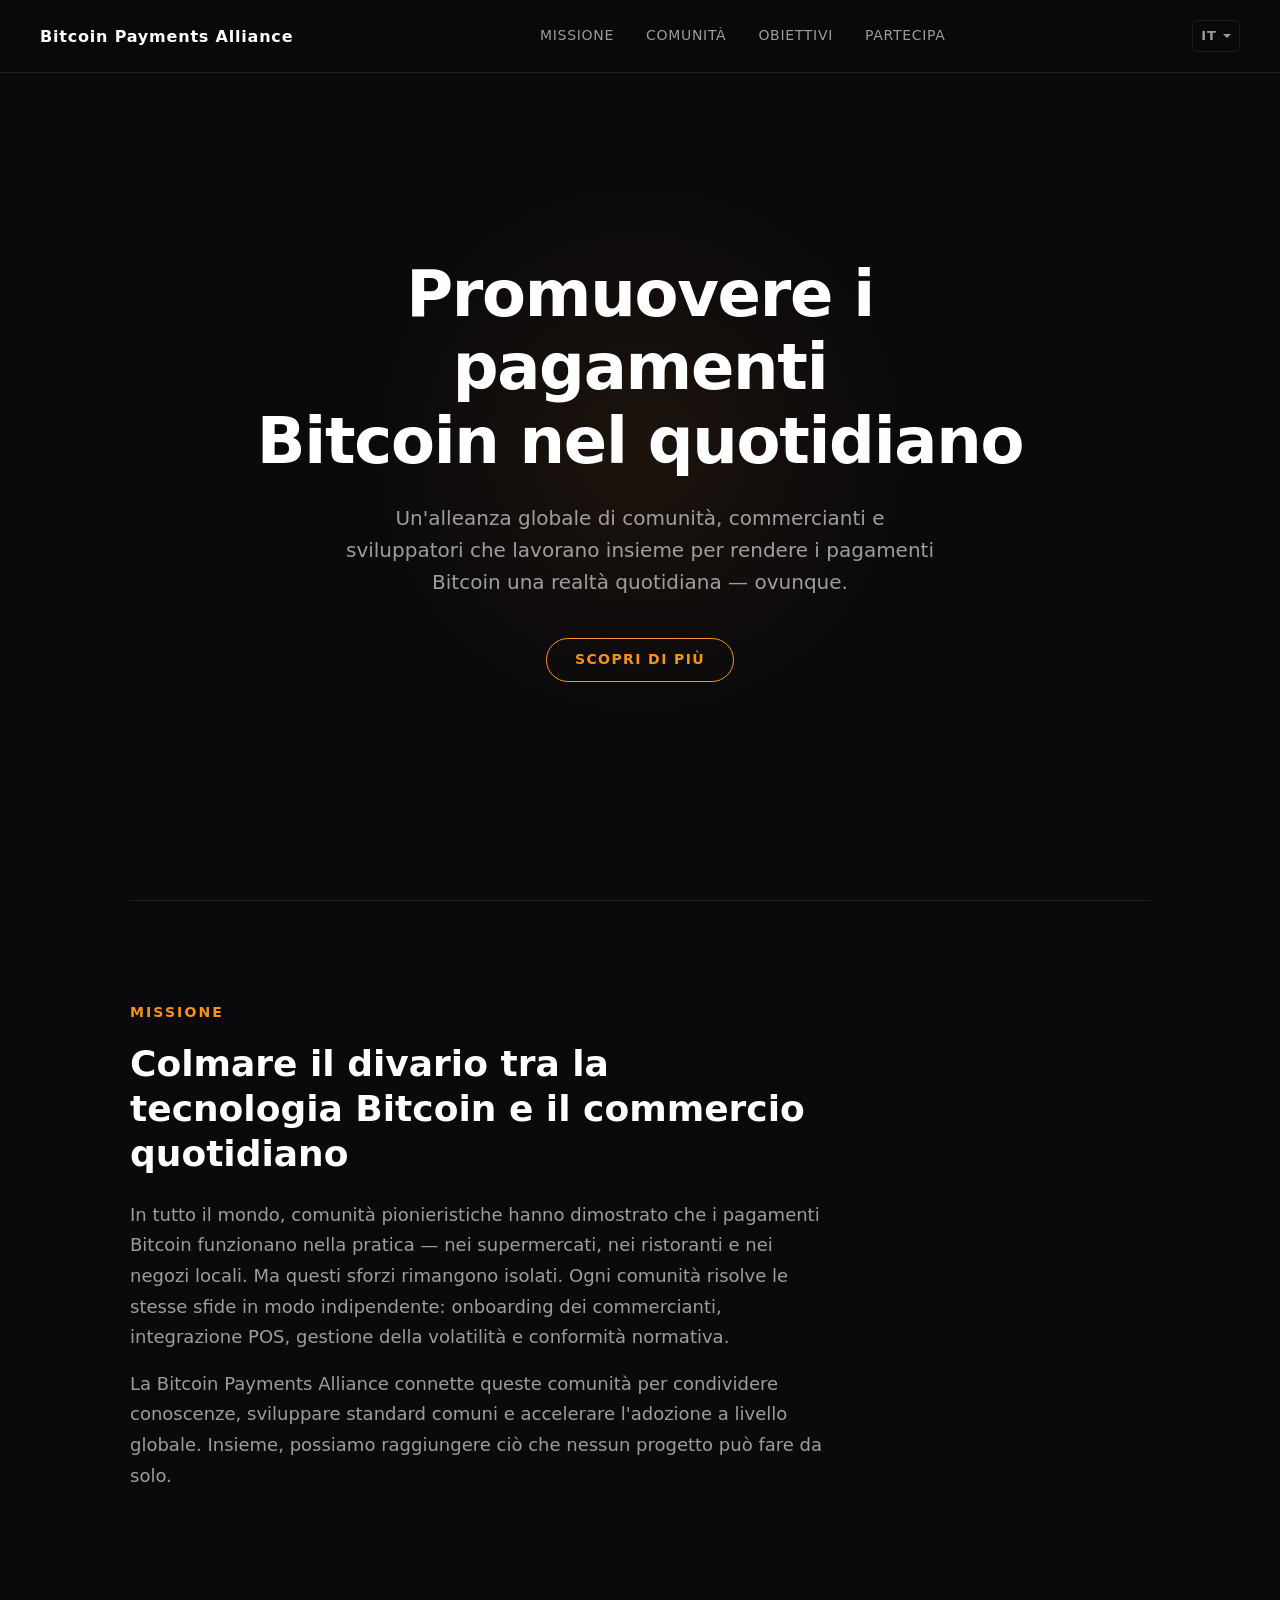
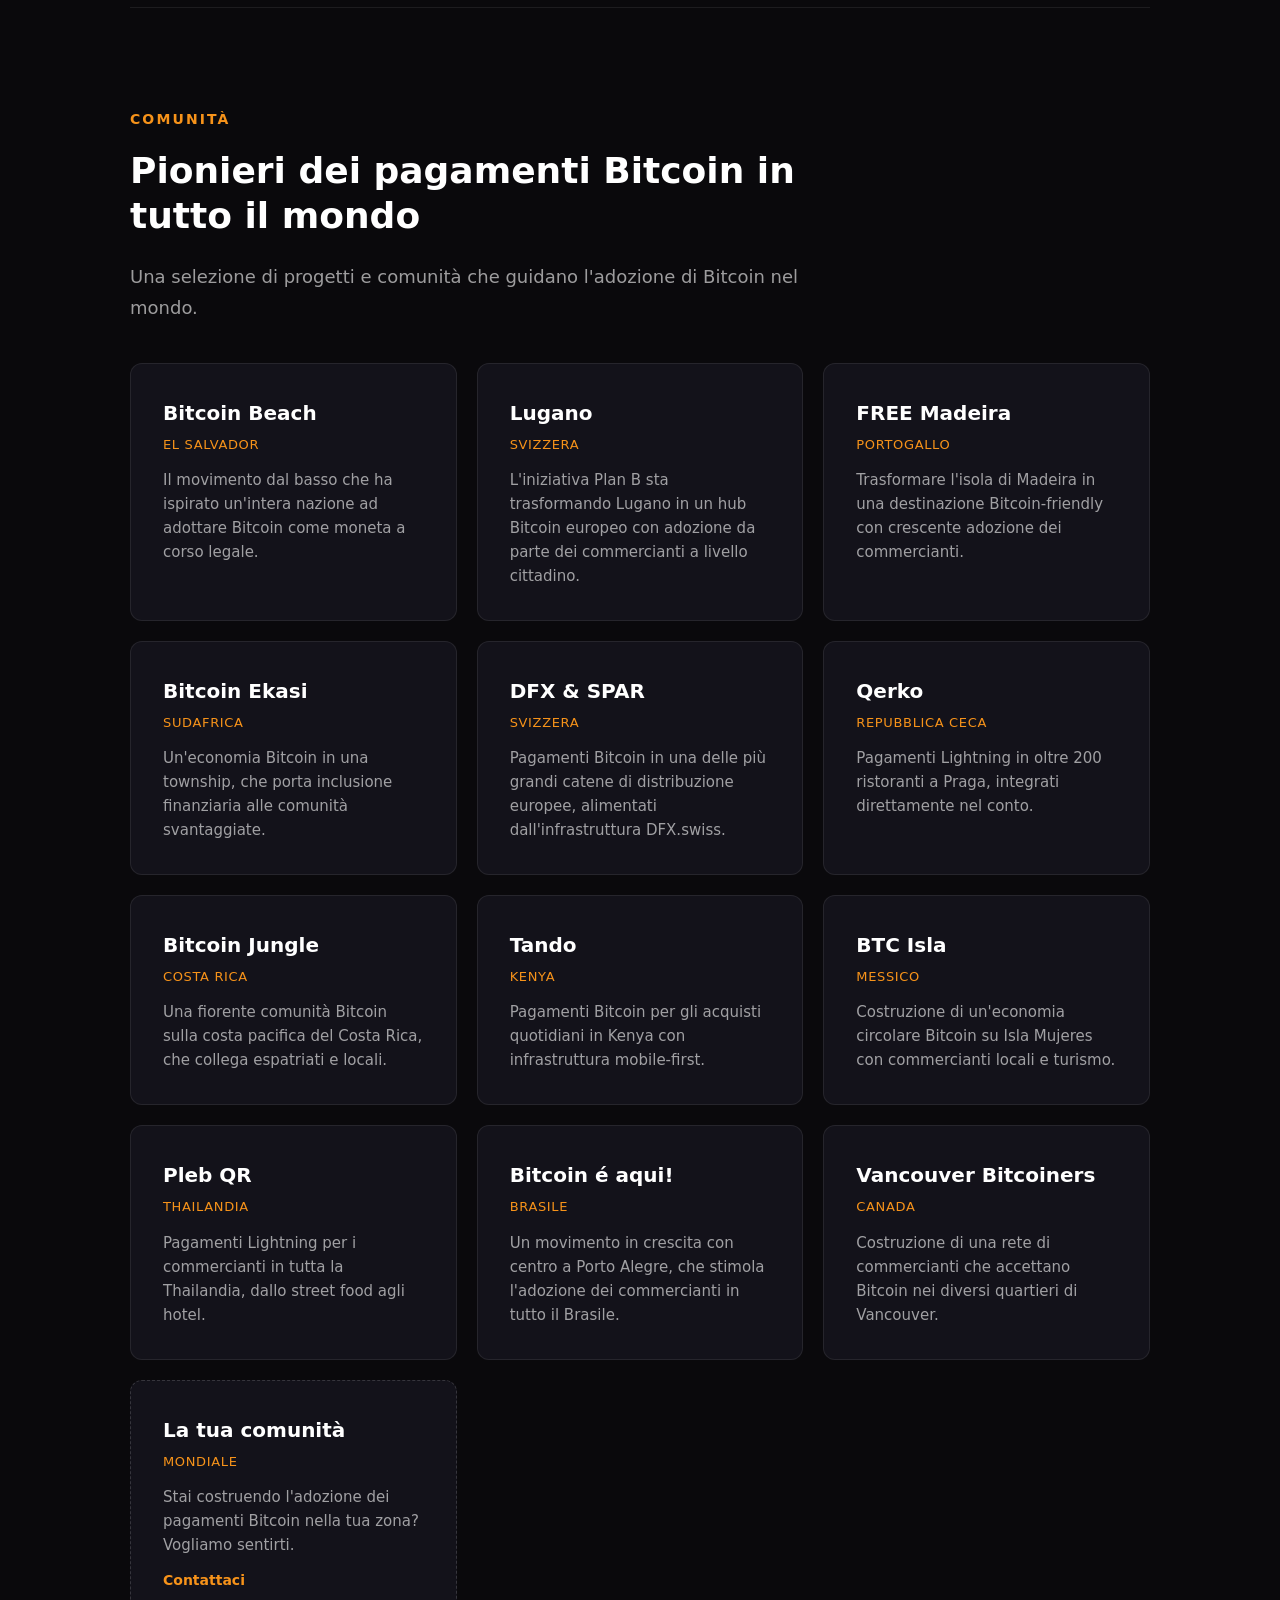
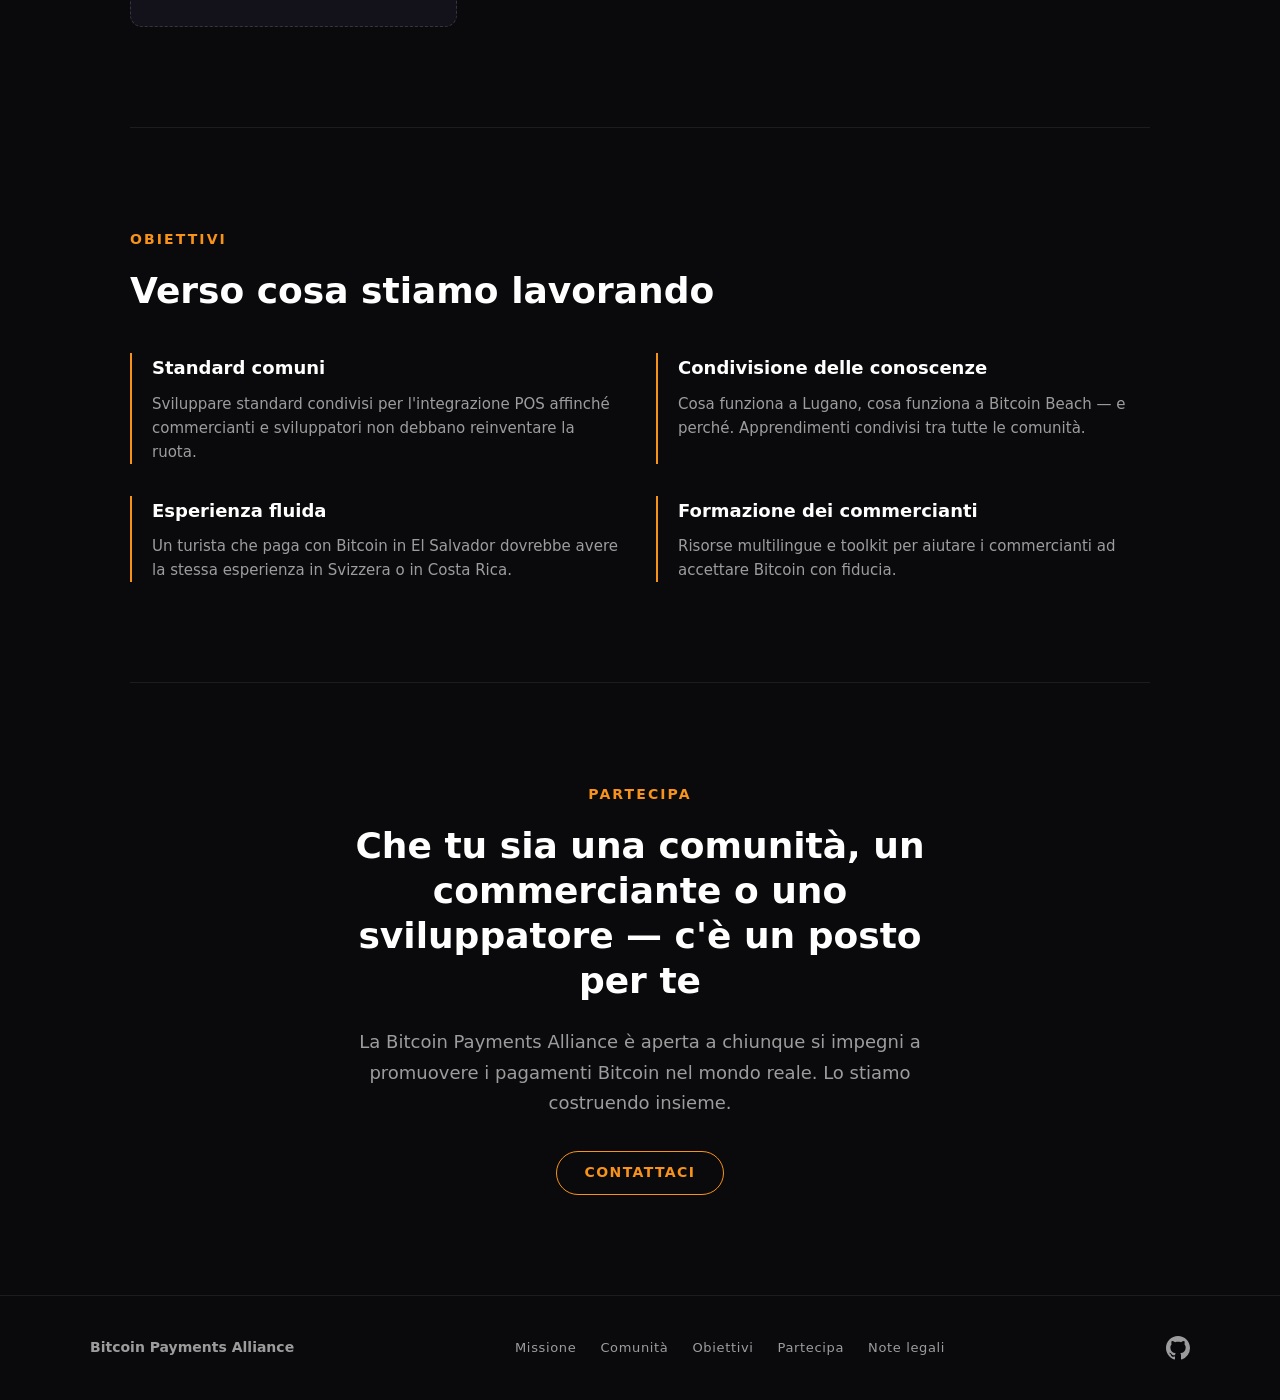
<file: it/index.html>
<!doctype html>
<html lang="it">
    <head>
        <meta charset="utf-8" />
        <meta name="viewport" content="width=device-width, initial-scale=1" />
        <title>Bitcoin Payments Alliance</title>
        <meta name="description" content="Promuovere l'adozione dei pagamenti Bitcoin nel mondo reale." />
        <meta property="og:title" content="Bitcoin Payments Alliance" />
        <meta property="og:description" content="Promuovere l'adozione dei pagamenti Bitcoin nel mondo reale." />
        <meta property="og:type" content="website" />
        <meta property="og:url" content="https://bitcoinpaymentsalliance.org/it/" />
        <meta name="twitter:card" content="summary_large_image" />
        <meta name="twitter:title" content="Bitcoin Payments Alliance" />
        <meta name="twitter:description" content="Promuovere l'adozione dei pagamenti Bitcoin nel mondo reale." />
        <link rel="alternate" hreflang="en" href="https://bitcoinpaymentsalliance.org/" />
        <link rel="alternate" hreflang="de" href="https://bitcoinpaymentsalliance.org/de/" />
        <link rel="alternate" hreflang="fr" href="https://bitcoinpaymentsalliance.org/fr/" />
        <link rel="alternate" hreflang="it" href="https://bitcoinpaymentsalliance.org/it/" />
        <link rel="alternate" hreflang="es" href="https://bitcoinpaymentsalliance.org/es/" />
        <link rel="alternate" hreflang="x-default" href="https://bitcoinpaymentsalliance.org/" />
        <link rel="stylesheet" type="text/css" href="../style.css" />
        <link rel="icon" type="image/svg+xml" href="../assets/favicon.svg" />
    </head>

    <body>
        <header class="fade-in">
            <a href="/it/" class="logo-link">
                <span class="logo-text">Bitcoin Payments Alliance</span>
            </a>
            <nav>
                <a href="#mission">Missione</a>
                <a href="#communities">Comunità</a>
                <a href="#goals">Obiettivi</a>
                <a href="#join">Partecipa</a>
            </nav>
            <div class="lang-switcher">
                <span class="lang-current">IT</span>
                <div class="lang-dropdown">
                    <a href="/">English</a>
                    <a href="/de/">Deutsch</a>
                    <a href="/fr/">Français</a>
                    <a href="/it/" class="active">Italiano</a>
                    <a href="/es/">Español</a>
                </div>
            </div>
            <button class="nav-toggle" aria-label="Menu">
                <span></span>
                <span></span>
                <span></span>
            </button>
        </header>

        <div class="hero fade-in">
            <div class="glow"></div>
            <div class="headline">
                <h1 class="slide-up">
                    Promuovere i pagamenti
                    <br />
                    Bitcoin nel quotidiano
                </h1>
                <p class="slide-up delay-300">
                    Un'alleanza globale di comunità, commercianti e sviluppatori che lavorano insieme per rendere i
                    pagamenti Bitcoin una realtà quotidiana — ovunque.
                </p>
                <a href="#mission" class="button slide-up delay-600">Scopri di più</a>
            </div>
        </div>

        <main>
            <section id="mission">
                <h1>Missione</h1>
                <h2>Colmare il divario tra la tecnologia Bitcoin e il commercio quotidiano</h2>
                <p>
                    In tutto il mondo, comunità pionieristiche hanno dimostrato che i pagamenti Bitcoin funzionano nella
                    pratica — nei supermercati, nei ristoranti e nei negozi locali. Ma questi sforzi rimangono isolati.
                    Ogni comunità risolve le stesse sfide in modo indipendente: onboarding dei commercianti,
                    integrazione POS, gestione della volatilità e conformità normativa.
                </p>
                <p>
                    La Bitcoin Payments Alliance connette queste comunità per condividere conoscenze, sviluppare
                    standard comuni e accelerare l'adozione a livello globale. Insieme, possiamo raggiungere ciò che
                    nessun progetto può fare da solo.
                </p>
            </section>

            <section id="communities">
                <h1>Comunità</h1>
                <h2>Pionieri dei pagamenti Bitcoin in tutto il mondo</h2>
                <p>Una selezione di progetti e comunità che guidano l'adozione di Bitcoin nel mondo.</p>
                <div class="community-grid">
                    <a class="community-card" href="https://www.bitcoinbeach.com/" target="_blank" rel="noopener">
                        <h3>Bitcoin Beach</h3>
                        <span class="location">El Salvador</span>
                        <p>
                            Il movimento dal basso che ha ispirato un'intera nazione ad adottare Bitcoin come moneta a
                            corso legale.
                        </p>
                    </a>
                    <a class="community-card" href="https://planb.lugano.ch/" target="_blank" rel="noopener">
                        <h3>Lugano</h3>
                        <span class="location">Svizzera</span>
                        <p>
                            L'iniziativa Plan B sta trasformando Lugano in un hub Bitcoin europeo con adozione da parte
                            dei commercianti a livello cittadino.
                        </p>
                    </a>
                    <a class="community-card" href="https://freemadeira.org/" target="_blank" rel="noopener">
                        <h3>FREE Madeira</h3>
                        <span class="location">Portogallo</span>
                        <p>
                            Trasformare l'isola di Madeira in una destinazione Bitcoin-friendly con crescente adozione
                            dei commercianti.
                        </p>
                    </a>
                    <a class="community-card" href="https://bitcoinekasi.com/" target="_blank" rel="noopener">
                        <h3>Bitcoin Ekasi</h3>
                        <span class="location">Sudafrica</span>
                        <p>
                            Un'economia Bitcoin in una township, che porta inclusione finanziaria alle comunità
                            svantaggiate.
                        </p>
                    </a>
                    <a class="community-card" href="https://dfx.swiss/" target="_blank" rel="noopener">
                        <h3>DFX &amp; SPAR</h3>
                        <span class="location">Svizzera</span>
                        <p>
                            Pagamenti Bitcoin in una delle più grandi catene di distribuzione europee, alimentati
                            dall'infrastruttura DFX.swiss.
                        </p>
                    </a>
                    <a class="community-card" href="https://www.qerko.com/" target="_blank" rel="noopener">
                        <h3>Qerko</h3>
                        <span class="location">Repubblica Ceca</span>
                        <p>Pagamenti Lightning in oltre 200 ristoranti a Praga, integrati direttamente nel conto.</p>
                    </a>
                    <a class="community-card" href="https://www.bitcoinjungle.app/" target="_blank" rel="noopener">
                        <h3>Bitcoin Jungle</h3>
                        <span class="location">Costa Rica</span>
                        <p>
                            Una fiorente comunità Bitcoin sulla costa pacifica del Costa Rica, che collega espatriati e
                            locali.
                        </p>
                    </a>
                    <a class="community-card" href="https://tando.me/" target="_blank" rel="noopener">
                        <h3>Tando</h3>
                        <span class="location">Kenya</span>
                        <p>Pagamenti Bitcoin per gli acquisti quotidiani in Kenya con infrastruttura mobile-first.</p>
                    </a>
                    <a class="community-card" href="https://www.btcisla.xyz/" target="_blank" rel="noopener">
                        <h3>BTC Isla</h3>
                        <span class="location">Messico</span>
                        <p>
                            Costruzione di un'economia circolare Bitcoin su Isla Mujeres con commercianti locali e
                            turismo.
                        </p>
                    </a>
                    <a class="community-card" href="https://plebqr.com/" target="_blank" rel="noopener">
                        <h3>Pleb QR</h3>
                        <span class="location">Thailandia</span>
                        <p>
                            Pagamenti Lightning per i commercianti in tutta la Thailandia, dallo street food agli hotel.
                        </p>
                    </a>
                    <a class="community-card" href="https://www.bitcoineaqui.com.br/" target="_blank" rel="noopener">
                        <h3>Bitcoin é aqui!</h3>
                        <span class="location">Brasile</span>
                        <p>
                            Un movimento in crescita con centro a Porto Alegre, che stimola l'adozione dei commercianti
                            in tutto il Brasile.
                        </p>
                    </a>
                    <a
                        class="community-card"
                        href="https://www.meetup.com/vancouver-bitcoiners/"
                        target="_blank"
                        rel="noopener"
                    >
                        <h3>Vancouver Bitcoiners</h3>
                        <span class="location">Canada</span>
                        <p>
                            Costruzione di una rete di commercianti che accettano Bitcoin nei diversi quartieri di
                            Vancouver.
                        </p>
                    </a>
                    <div class="community-card placeholder">
                        <h3>La tua comunità</h3>
                        <span class="location">Mondiale</span>
                        <p>Stai costruendo l'adozione dei pagamenti Bitcoin nella tua zona? Vogliamo sentirti.</p>
                        <a href="#join" class="card-link">Contattaci</a>
                    </div>
                </div>
            </section>

            <section id="goals">
                <h1>Obiettivi</h1>
                <h2>Verso cosa stiamo lavorando</h2>
                <div class="goals-list">
                    <div class="goal">
                        <h3>Standard comuni</h3>
                        <p>
                            Sviluppare standard condivisi per l'integrazione POS affinché commercianti e sviluppatori
                            non debbano reinventare la ruota.
                        </p>
                    </div>
                    <div class="goal">
                        <h3>Condivisione delle conoscenze</h3>
                        <p>
                            Cosa funziona a Lugano, cosa funziona a Bitcoin Beach — e perché. Apprendimenti condivisi
                            tra tutte le comunità.
                        </p>
                    </div>
                    <div class="goal">
                        <h3>Esperienza fluida</h3>
                        <p>
                            Un turista che paga con Bitcoin in El Salvador dovrebbe avere la stessa esperienza in
                            Svizzera o in Costa Rica.
                        </p>
                    </div>
                    <div class="goal">
                        <h3>Formazione dei commercianti</h3>
                        <p>
                            Risorse multilingue e toolkit per aiutare i commercianti ad accettare Bitcoin con fiducia.
                        </p>
                    </div>
                </div>
            </section>

            <section id="join">
                <h1>Partecipa</h1>
                <h2>Che tu sia una comunità, un commerciante o uno sviluppatore — c'è un posto per te</h2>
                <p>
                    La Bitcoin Payments Alliance è aperta a chiunque si impegni a promuovere i pagamenti Bitcoin nel
                    mondo reale. Lo stiamo costruendo insieme.
                </p>
                <div class="contact-links">
                    <a href="mailto:info@bitcoinpaymentsalliance.org" class="button">Contattaci</a>
                </div>
            </section>
        </main>

        <footer>
            <div class="footer-content">
                <span class="footer-name">Bitcoin Payments Alliance</span>
                <nav class="footer-nav">
                    <a href="#mission">Missione</a>
                    <a href="#communities">Comunità</a>
                    <a href="#goals">Obiettivi</a>
                    <a href="#join">Partecipa</a>
                    <a href="/it/legal.html">Note legali</a>
                </nav>
                <a href="https://github.com/bitcoin-payments-alliance" class="footer-social" aria-label="GitHub">
                    <svg width="24" height="24" viewBox="0 0 24 24" fill="currentColor">
                        <path
                            d="M12 0C5.37 0 0 5.37 0 12c0 5.31 3.435 9.795 8.205 11.385.6.105.825-.255.825-.57 0-.285-.015-1.23-.015-2.235-3.015.555-3.795-.735-4.035-1.41-.135-.345-.72-1.41-1.23-1.695-.42-.225-1.02-.78-.015-.795.945-.015 1.62.87 1.845 1.23 1.08 1.815 2.805 1.305 3.495.99.105-.78.42-1.305.765-1.605-2.67-.3-5.46-1.335-5.46-5.925 0-1.305.465-2.385 1.23-3.225-.12-.3-.54-1.53.12-3.18 0 0 1.005-.315 3.3 1.23.96-.27 1.98-.405 3-.405s2.04.135 3 .405c2.295-1.56 3.3-1.23 3.3-1.23.66 1.65.24 2.88.12 3.18.765.84 1.23 1.905 1.23 3.225 0 4.605-2.805 5.625-5.475 5.925.435.375.81 1.095.81 2.22 0 1.605-.015 2.895-.015 3.3 0 .315.225.69.825.57A12.02 12.02 0 0024 12c0-6.63-5.37-12-12-12z"
                        />
                    </svg>
                </a>
            </div>
        </footer>

        <script>
            document.querySelector('.nav-toggle').addEventListener('click', function () {
                document.querySelector('header nav').classList.toggle('open');
            });
            document.querySelectorAll('.lang-switcher').forEach(function (el) {
                el.addEventListener('click', function (e) {
                    e.stopPropagation();
                    el.classList.toggle('open');
                });
            });
            document.addEventListener('click', function () {
                document.querySelectorAll('.lang-switcher').forEach(function (el) {
                    el.classList.remove('open');
                });
            });
            document.querySelectorAll('.lang-dropdown a').forEach(function (a) {
                a.addEventListener('click', function () {
                    sessionStorage.setItem('lang-chosen', '1');
                });
            });
        </script>
    </body>
</html>
</file>
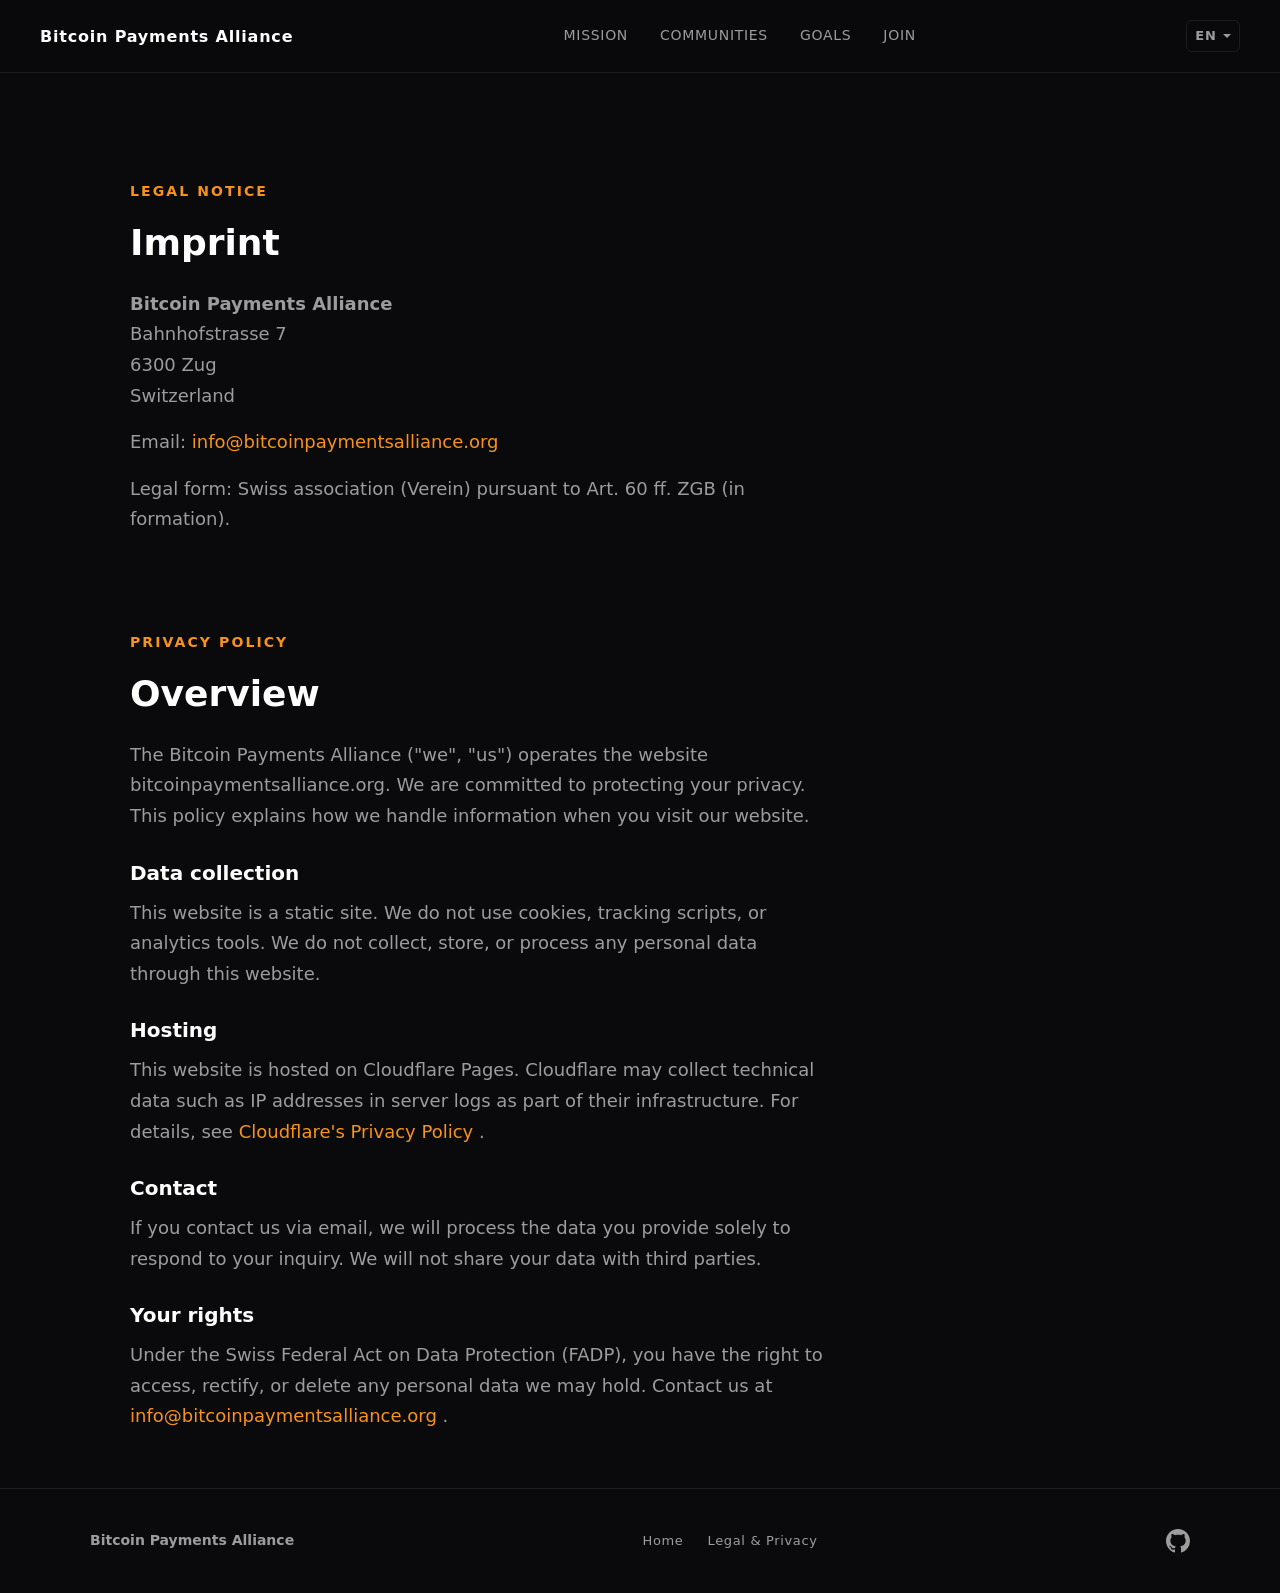
<file: legal.html>
<!doctype html>
<html lang="en">
    <head>
        <meta charset="utf-8" />
        <meta name="viewport" content="width=device-width, initial-scale=1" />
        <title>Legal Notice & Privacy — Bitcoin Payments Alliance</title>
        <meta property="og:title" content="Legal Notice & Privacy — Bitcoin Payments Alliance" />
        <meta property="og:description" content="Legal notice and privacy policy of the Bitcoin Payments Alliance." />
        <meta name="twitter:card" content="summary" />
        <meta name="twitter:title" content="Legal Notice & Privacy — Bitcoin Payments Alliance" />
        <meta name="twitter:description" content="Legal notice and privacy policy of the Bitcoin Payments Alliance." />
        <link rel="alternate" hreflang="en" href="https://bitcoinpaymentsalliance.org/legal.html" />
        <link rel="alternate" hreflang="de" href="https://bitcoinpaymentsalliance.org/de/legal.html" />
        <link rel="alternate" hreflang="fr" href="https://bitcoinpaymentsalliance.org/fr/legal.html" />
        <link rel="alternate" hreflang="it" href="https://bitcoinpaymentsalliance.org/it/legal.html" />
        <link rel="alternate" hreflang="es" href="https://bitcoinpaymentsalliance.org/es/legal.html" />
        <link rel="alternate" hreflang="x-default" href="https://bitcoinpaymentsalliance.org/legal.html" />
        <link rel="stylesheet" type="text/css" href="style.css" />
        <link rel="icon" type="image/svg+xml" href="assets/favicon.svg" />
    </head>

    <body>
        <header class="fade-in">
            <a href="/" class="logo-link">
                <span class="logo-text">Bitcoin Payments Alliance</span>
            </a>
            <nav>
                <a href="/#mission">Mission</a>
                <a href="/#communities">Communities</a>
                <a href="/#goals">Goals</a>
                <a href="/#join">Join</a>
            </nav>
            <div class="lang-switcher">
                <span class="lang-current">EN</span>
                <div class="lang-dropdown">
                    <a href="/legal.html" class="active">English</a>
                    <a href="/de/legal.html">Deutsch</a>
                    <a href="/fr/legal.html">Français</a>
                    <a href="/it/legal.html">Italiano</a>
                    <a href="/es/legal.html">Español</a>
                </div>
            </div>
            <button class="nav-toggle" aria-label="Menu">
                <span></span>
                <span></span>
                <span></span>
            </button>
        </header>

        <main class="legal-page">
            <section>
                <h1>Legal Notice</h1>
                <h2>Imprint</h2>
                <p>
                    <strong>Bitcoin Payments Alliance</strong>
                    <br />
                    Bahnhofstrasse 7
                    <br />
                    6300 Zug
                    <br />
                    Switzerland
                </p>
                <p>
                    Email:
                    <a href="mailto:info@bitcoinpaymentsalliance.org">info@bitcoinpaymentsalliance.org</a>
                </p>
                <p>Legal form: Swiss association (Verein) pursuant to Art. 60 ff. ZGB (in formation).</p>
            </section>

            <section>
                <h1>Privacy Policy</h1>
                <h2>Overview</h2>
                <p>
                    The Bitcoin Payments Alliance ("we", "us") operates the website bitcoinpaymentsalliance.org. We are
                    committed to protecting your privacy. This policy explains how we handle information when you visit
                    our website.
                </p>

                <h3>Data collection</h3>
                <p>
                    This website is a static site. We do not use cookies, tracking scripts, or analytics tools. We do
                    not collect, store, or process any personal data through this website.
                </p>

                <h3>Hosting</h3>
                <p>
                    This website is hosted on Cloudflare Pages. Cloudflare may collect technical data such as IP
                    addresses in server logs as part of their infrastructure. For details, see
                    <a href="https://www.cloudflare.com/privacypolicy/" target="_blank" rel="noopener">
                        Cloudflare's Privacy Policy
                    </a>
                    .
                </p>

                <h3>Contact</h3>
                <p>
                    If you contact us via email, we will process the data you provide solely to respond to your inquiry.
                    We will not share your data with third parties.
                </p>

                <h3>Your rights</h3>
                <p>
                    Under the Swiss Federal Act on Data Protection (FADP), you have the right to access, rectify, or
                    delete any personal data we may hold. Contact us at
                    <a href="mailto:info@bitcoinpaymentsalliance.org">info@bitcoinpaymentsalliance.org</a>
                    .
                </p>
            </section>
        </main>

        <footer>
            <div class="footer-content">
                <span class="footer-name">Bitcoin Payments Alliance</span>
                <nav class="footer-nav">
                    <a href="/">Home</a>
                    <a href="/legal.html">Legal & Privacy</a>
                </nav>
                <a href="https://github.com/bitcoin-payments-alliance" class="footer-social" aria-label="GitHub">
                    <svg width="24" height="24" viewBox="0 0 24 24" fill="currentColor">
                        <path
                            d="M12 0C5.37 0 0 5.37 0 12c0 5.31 3.435 9.795 8.205 11.385.6.105.825-.255.825-.57 0-.285-.015-1.23-.015-2.235-3.015.555-3.795-.735-4.035-1.41-.135-.345-.72-1.41-1.23-1.695-.42-.225-1.02-.78-.015-.795.945-.015 1.62.87 1.845 1.23 1.08 1.815 2.805 1.305 3.495.99.105-.78.42-1.305.765-1.605-2.67-.3-5.46-1.335-5.46-5.925 0-1.305.465-2.385 1.23-3.225-.12-.3-.54-1.53.12-3.18 0 0 1.005-.315 3.3 1.23.96-.27 1.98-.405 3-.405s2.04.135 3 .405c2.295-1.56 3.3-1.23 3.3-1.23.66 1.65.24 2.88.12 3.18.765.84 1.23 1.905 1.23 3.225 0 4.605-2.805 5.625-5.475 5.925.435.375.81 1.095.81 2.22 0 1.605-.015 2.895-.015 3.3 0 .315.225.69.825.57A12.02 12.02 0 0024 12c0-6.63-5.37-12-12-12z"
                        />
                    </svg>
                </a>
            </div>
        </footer>

        <script>
            document.querySelector('.nav-toggle').addEventListener('click', function () {
                document.querySelector('header nav').classList.toggle('open');
            });
            document.querySelectorAll('.lang-switcher').forEach(function (el) {
                el.addEventListener('click', function (e) {
                    e.stopPropagation();
                    el.classList.toggle('open');
                });
            });
            document.addEventListener('click', function () {
                document.querySelectorAll('.lang-switcher').forEach(function (el) {
                    el.classList.remove('open');
                });
            });
        </script>
    </body>
</html>
</file>
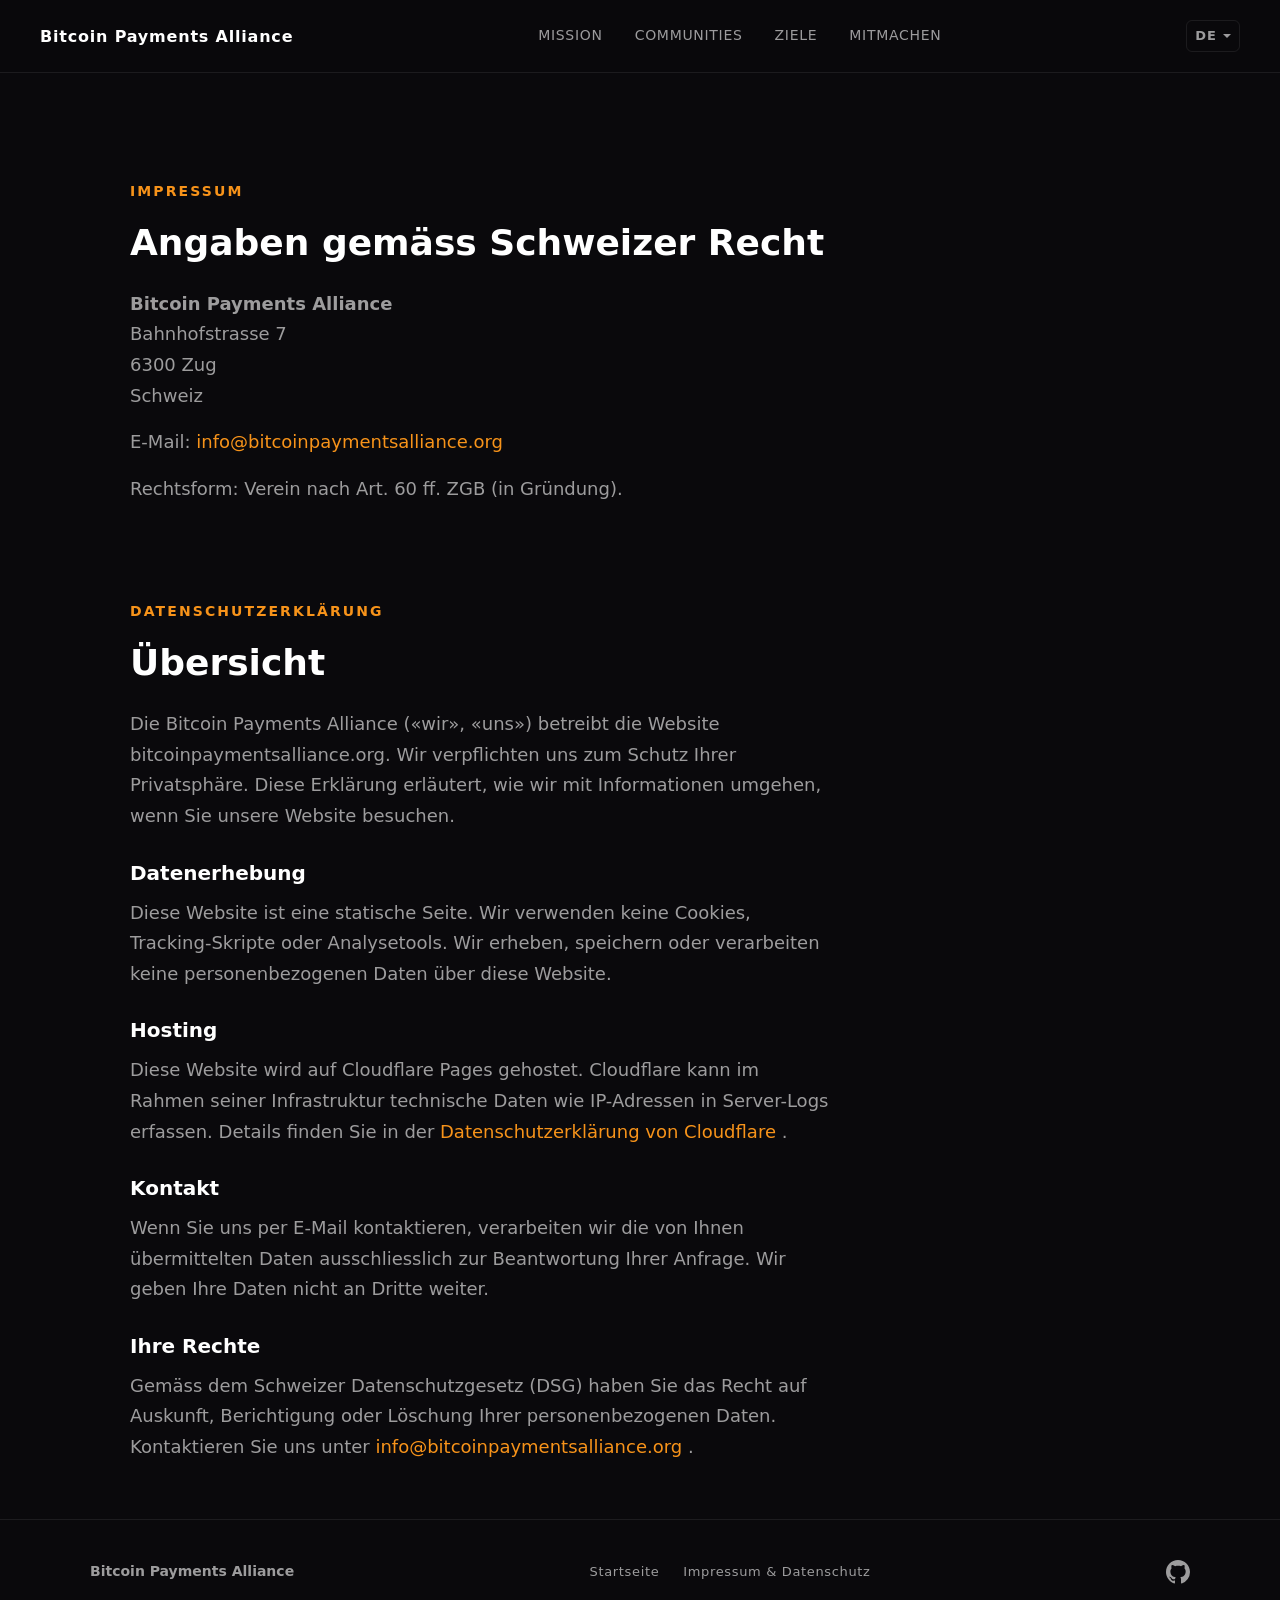
<file: de/legal.html>
<!doctype html>
<html lang="de">
    <head>
        <meta charset="utf-8" />
        <meta name="viewport" content="width=device-width, initial-scale=1" />
        <title>Impressum & Datenschutz — Bitcoin Payments Alliance</title>
        <meta property="og:title" content="Impressum & Datenschutz — Bitcoin Payments Alliance" />
        <meta property="og:description" content="Impressum und Datenschutzerklärung der Bitcoin Payments Alliance." />
        <meta name="twitter:card" content="summary" />
        <meta name="twitter:title" content="Impressum & Datenschutz — Bitcoin Payments Alliance" />
        <meta name="twitter:description" content="Impressum und Datenschutzerklärung der Bitcoin Payments Alliance." />
        <link rel="alternate" hreflang="en" href="https://bitcoinpaymentsalliance.org/legal.html" />
        <link rel="alternate" hreflang="de" href="https://bitcoinpaymentsalliance.org/de/legal.html" />
        <link rel="alternate" hreflang="fr" href="https://bitcoinpaymentsalliance.org/fr/legal.html" />
        <link rel="alternate" hreflang="it" href="https://bitcoinpaymentsalliance.org/it/legal.html" />
        <link rel="alternate" hreflang="es" href="https://bitcoinpaymentsalliance.org/es/legal.html" />
        <link rel="alternate" hreflang="x-default" href="https://bitcoinpaymentsalliance.org/legal.html" />
        <link rel="stylesheet" type="text/css" href="../style.css" />
        <link rel="icon" type="image/svg+xml" href="../assets/favicon.svg" />
    </head>

    <body>
        <header class="fade-in">
            <a href="/de/" class="logo-link">
                <span class="logo-text">Bitcoin Payments Alliance</span>
            </a>
            <nav>
                <a href="/de/#mission">Mission</a>
                <a href="/de/#communities">Communities</a>
                <a href="/de/#goals">Ziele</a>
                <a href="/de/#join">Mitmachen</a>
            </nav>
            <div class="lang-switcher">
                <span class="lang-current">DE</span>
                <div class="lang-dropdown">
                    <a href="/legal.html">English</a>
                    <a href="/de/legal.html" class="active">Deutsch</a>
                    <a href="/fr/legal.html">Français</a>
                    <a href="/it/legal.html">Italiano</a>
                    <a href="/es/legal.html">Español</a>
                </div>
            </div>
            <button class="nav-toggle" aria-label="Menü">
                <span></span>
                <span></span>
                <span></span>
            </button>
        </header>

        <main class="legal-page">
            <section>
                <h1>Impressum</h1>
                <h2>Angaben gemäss Schweizer Recht</h2>
                <p>
                    <strong>Bitcoin Payments Alliance</strong>
                    <br />
                    Bahnhofstrasse 7
                    <br />
                    6300 Zug
                    <br />
                    Schweiz
                </p>
                <p>
                    E-Mail:
                    <a href="mailto:info@bitcoinpaymentsalliance.org">info@bitcoinpaymentsalliance.org</a>
                </p>
                <p>Rechtsform: Verein nach Art. 60 ff. ZGB (in Gründung).</p>
            </section>

            <section>
                <h1>Datenschutzerklärung</h1>
                <h2>Übersicht</h2>
                <p>
                    Die Bitcoin Payments Alliance («wir», «uns») betreibt die Website bitcoinpaymentsalliance.org. Wir
                    verpflichten uns zum Schutz Ihrer Privatsphäre. Diese Erklärung erläutert, wie wir mit Informationen
                    umgehen, wenn Sie unsere Website besuchen.
                </p>

                <h3>Datenerhebung</h3>
                <p>
                    Diese Website ist eine statische Seite. Wir verwenden keine Cookies, Tracking-Skripte oder
                    Analysetools. Wir erheben, speichern oder verarbeiten keine personenbezogenen Daten über diese
                    Website.
                </p>

                <h3>Hosting</h3>
                <p>
                    Diese Website wird auf Cloudflare Pages gehostet. Cloudflare kann im Rahmen seiner Infrastruktur
                    technische Daten wie IP-Adressen in Server-Logs erfassen. Details finden Sie in der
                    <a href="https://www.cloudflare.com/privacypolicy/" target="_blank" rel="noopener">
                        Datenschutzerklärung von Cloudflare
                    </a>
                    .
                </p>

                <h3>Kontakt</h3>
                <p>
                    Wenn Sie uns per E-Mail kontaktieren, verarbeiten wir die von Ihnen übermittelten Daten
                    ausschliesslich zur Beantwortung Ihrer Anfrage. Wir geben Ihre Daten nicht an Dritte weiter.
                </p>

                <h3>Ihre Rechte</h3>
                <p>
                    Gemäss dem Schweizer Datenschutzgesetz (DSG) haben Sie das Recht auf Auskunft, Berichtigung oder
                    Löschung Ihrer personenbezogenen Daten. Kontaktieren Sie uns unter
                    <a href="mailto:info@bitcoinpaymentsalliance.org">info@bitcoinpaymentsalliance.org</a>
                    .
                </p>
            </section>
        </main>

        <footer>
            <div class="footer-content">
                <span class="footer-name">Bitcoin Payments Alliance</span>
                <nav class="footer-nav">
                    <a href="/de/">Startseite</a>
                    <a href="/de/legal.html">Impressum & Datenschutz</a>
                </nav>
                <a href="https://github.com/bitcoin-payments-alliance" class="footer-social" aria-label="GitHub">
                    <svg width="24" height="24" viewBox="0 0 24 24" fill="currentColor">
                        <path
                            d="M12 0C5.37 0 0 5.37 0 12c0 5.31 3.435 9.795 8.205 11.385.6.105.825-.255.825-.57 0-.285-.015-1.23-.015-2.235-3.015.555-3.795-.735-4.035-1.41-.135-.345-.72-1.41-1.23-1.695-.42-.225-1.02-.78-.015-.795.945-.015 1.62.87 1.845 1.23 1.08 1.815 2.805 1.305 3.495.99.105-.78.42-1.305.765-1.605-2.67-.3-5.46-1.335-5.46-5.925 0-1.305.465-2.385 1.23-3.225-.12-.3-.54-1.53.12-3.18 0 0 1.005-.315 3.3 1.23.96-.27 1.98-.405 3-.405s2.04.135 3 .405c2.295-1.56 3.3-1.23 3.3-1.23.66 1.65.24 2.88.12 3.18.765.84 1.23 1.905 1.23 3.225 0 4.605-2.805 5.625-5.475 5.925.435.375.81 1.095.81 2.22 0 1.605-.015 2.895-.015 3.3 0 .315.225.69.825.57A12.02 12.02 0 0024 12c0-6.63-5.37-12-12-12z"
                        />
                    </svg>
                </a>
            </div>
        </footer>

        <script>
            document.querySelector('.nav-toggle').addEventListener('click', function () {
                document.querySelector('header nav').classList.toggle('open');
            });
            document.querySelectorAll('.lang-switcher').forEach(function (el) {
                el.addEventListener('click', function (e) {
                    e.stopPropagation();
                    el.classList.toggle('open');
                });
            });
            document.addEventListener('click', function () {
                document.querySelectorAll('.lang-switcher').forEach(function (el) {
                    el.classList.remove('open');
                });
            });
        </script>
    </body>
</html>
</file>
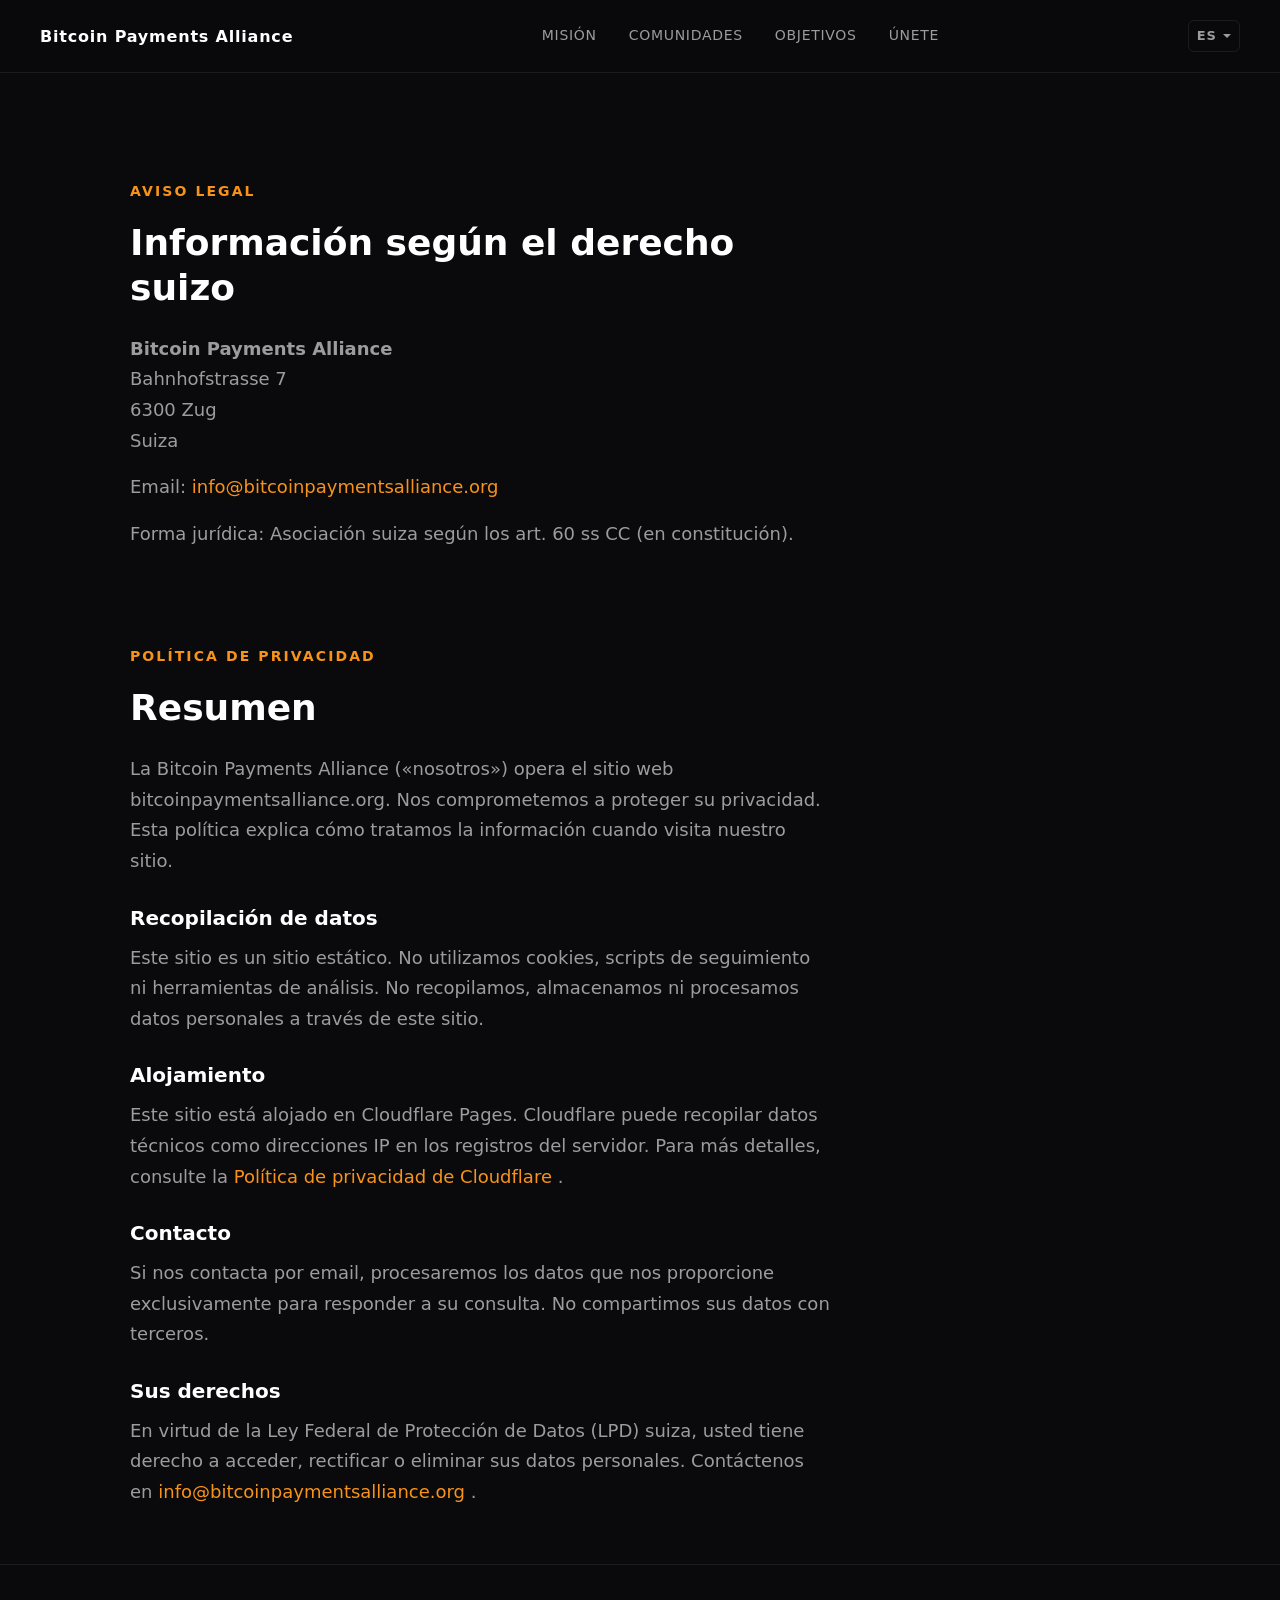
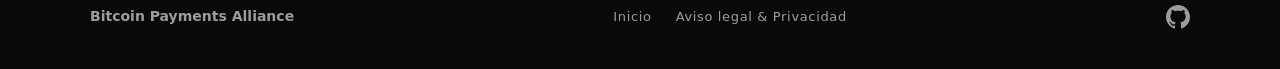
<file: es/legal.html>
<!doctype html>
<html lang="es">
    <head>
        <meta charset="utf-8" />
        <meta name="viewport" content="width=device-width, initial-scale=1" />
        <title>Aviso legal & Privacidad — Bitcoin Payments Alliance</title>
        <meta property="og:title" content="Aviso legal & Privacidad — Bitcoin Payments Alliance" />
        <meta
            property="og:description"
            content="Aviso legal y política de privacidad de la Bitcoin Payments Alliance."
        />
        <meta name="twitter:card" content="summary" />
        <meta name="twitter:title" content="Aviso legal & Privacidad — Bitcoin Payments Alliance" />
        <meta
            name="twitter:description"
            content="Aviso legal y política de privacidad de la Bitcoin Payments Alliance."
        />
        <link rel="alternate" hreflang="en" href="https://bitcoinpaymentsalliance.org/legal.html" />
        <link rel="alternate" hreflang="de" href="https://bitcoinpaymentsalliance.org/de/legal.html" />
        <link rel="alternate" hreflang="fr" href="https://bitcoinpaymentsalliance.org/fr/legal.html" />
        <link rel="alternate" hreflang="it" href="https://bitcoinpaymentsalliance.org/it/legal.html" />
        <link rel="alternate" hreflang="es" href="https://bitcoinpaymentsalliance.org/es/legal.html" />
        <link rel="alternate" hreflang="x-default" href="https://bitcoinpaymentsalliance.org/legal.html" />
        <link rel="stylesheet" type="text/css" href="../style.css" />
        <link rel="icon" type="image/svg+xml" href="../assets/favicon.svg" />
    </head>

    <body>
        <header class="fade-in">
            <a href="/es/" class="logo-link">
                <span class="logo-text">Bitcoin Payments Alliance</span>
            </a>
            <nav>
                <a href="/es/#mission">Misión</a>
                <a href="/es/#communities">Comunidades</a>
                <a href="/es/#goals">Objetivos</a>
                <a href="/es/#join">Únete</a>
            </nav>
            <div class="lang-switcher">
                <span class="lang-current">ES</span>
                <div class="lang-dropdown">
                    <a href="/legal.html">English</a>
                    <a href="/de/legal.html">Deutsch</a>
                    <a href="/fr/legal.html">Français</a>
                    <a href="/it/legal.html">Italiano</a>
                    <a href="/es/legal.html" class="active">Español</a>
                </div>
            </div>
            <button class="nav-toggle" aria-label="Menú">
                <span></span>
                <span></span>
                <span></span>
            </button>
        </header>

        <main class="legal-page">
            <section>
                <h1>Aviso legal</h1>
                <h2>Información según el derecho suizo</h2>
                <p>
                    <strong>Bitcoin Payments Alliance</strong>
                    <br />
                    Bahnhofstrasse 7
                    <br />
                    6300 Zug
                    <br />
                    Suiza
                </p>
                <p>
                    Email:
                    <a href="mailto:info@bitcoinpaymentsalliance.org">info@bitcoinpaymentsalliance.org</a>
                </p>
                <p>Forma jurídica: Asociación suiza según los art. 60 ss CC (en constitución).</p>
            </section>

            <section>
                <h1>Política de privacidad</h1>
                <h2>Resumen</h2>
                <p>
                    La Bitcoin Payments Alliance («nosotros») opera el sitio web bitcoinpaymentsalliance.org. Nos
                    comprometemos a proteger su privacidad. Esta política explica cómo tratamos la información cuando
                    visita nuestro sitio.
                </p>

                <h3>Recopilación de datos</h3>
                <p>
                    Este sitio es un sitio estático. No utilizamos cookies, scripts de seguimiento ni herramientas de
                    análisis. No recopilamos, almacenamos ni procesamos datos personales a través de este sitio.
                </p>

                <h3>Alojamiento</h3>
                <p>
                    Este sitio está alojado en Cloudflare Pages. Cloudflare puede recopilar datos técnicos como
                    direcciones IP en los registros del servidor. Para más detalles, consulte la
                    <a href="https://www.cloudflare.com/privacypolicy/" target="_blank" rel="noopener">
                        Política de privacidad de Cloudflare
                    </a>
                    .
                </p>

                <h3>Contacto</h3>
                <p>
                    Si nos contacta por email, procesaremos los datos que nos proporcione exclusivamente para responder
                    a su consulta. No compartimos sus datos con terceros.
                </p>

                <h3>Sus derechos</h3>
                <p>
                    En virtud de la Ley Federal de Protección de Datos (LPD) suiza, usted tiene derecho a acceder,
                    rectificar o eliminar sus datos personales. Contáctenos en
                    <a href="mailto:info@bitcoinpaymentsalliance.org">info@bitcoinpaymentsalliance.org</a>
                    .
                </p>
            </section>
        </main>

        <footer>
            <div class="footer-content">
                <span class="footer-name">Bitcoin Payments Alliance</span>
                <nav class="footer-nav">
                    <a href="/es/">Inicio</a>
                    <a href="/es/legal.html">Aviso legal & Privacidad</a>
                </nav>
                <a href="https://github.com/bitcoin-payments-alliance" class="footer-social" aria-label="GitHub">
                    <svg width="24" height="24" viewBox="0 0 24 24" fill="currentColor">
                        <path
                            d="M12 0C5.37 0 0 5.37 0 12c0 5.31 3.435 9.795 8.205 11.385.6.105.825-.255.825-.57 0-.285-.015-1.23-.015-2.235-3.015.555-3.795-.735-4.035-1.41-.135-.345-.72-1.41-1.23-1.695-.42-.225-1.02-.78-.015-.795.945-.015 1.62.87 1.845 1.23 1.08 1.815 2.805 1.305 3.495.99.105-.78.42-1.305.765-1.605-2.67-.3-5.46-1.335-5.46-5.925 0-1.305.465-2.385 1.23-3.225-.12-.3-.54-1.53.12-3.18 0 0 1.005-.315 3.3 1.23.96-.27 1.98-.405 3-.405s2.04.135 3 .405c2.295-1.56 3.3-1.23 3.3-1.23.66 1.65.24 2.88.12 3.18.765.84 1.23 1.905 1.23 3.225 0 4.605-2.805 5.625-5.475 5.925.435.375.81 1.095.81 2.22 0 1.605-.015 2.895-.015 3.3 0 .315.225.69.825.57A12.02 12.02 0 0024 12c0-6.63-5.37-12-12-12z"
                        />
                    </svg>
                </a>
            </div>
        </footer>

        <script>
            document.querySelector('.nav-toggle').addEventListener('click', function () {
                document.querySelector('header nav').classList.toggle('open');
            });
            document.querySelectorAll('.lang-switcher').forEach(function (el) {
                el.addEventListener('click', function (e) {
                    e.stopPropagation();
                    el.classList.toggle('open');
                });
            });
            document.addEventListener('click', function () {
                document.querySelectorAll('.lang-switcher').forEach(function (el) {
                    el.classList.remove('open');
                });
            });
        </script>
    </body>
</html>
</file>
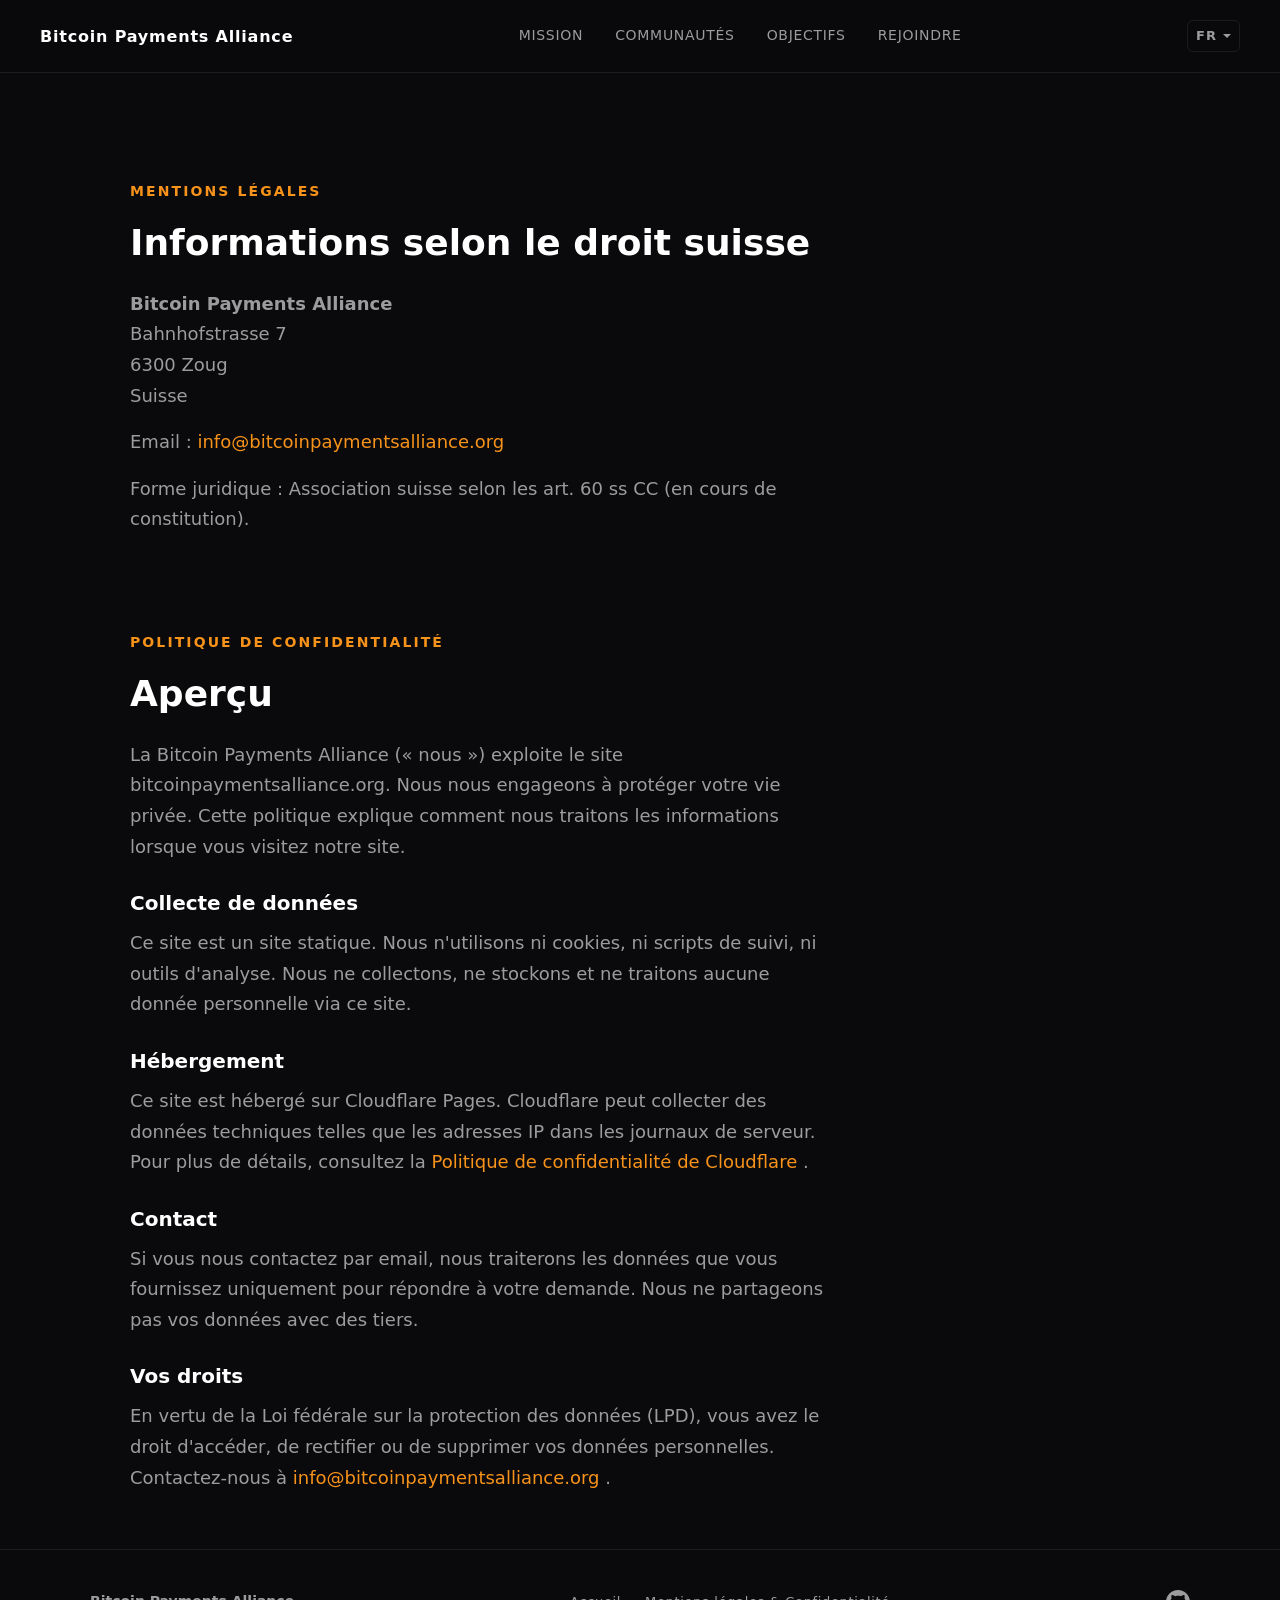
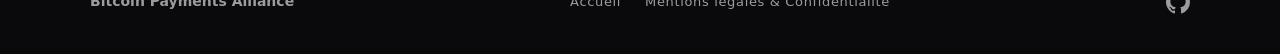
<file: fr/legal.html>
<!doctype html>
<html lang="fr">
    <head>
        <meta charset="utf-8" />
        <meta name="viewport" content="width=device-width, initial-scale=1" />
        <title>Mentions légales & Confidentialité — Bitcoin Payments Alliance</title>
        <meta property="og:title" content="Mentions légales & Confidentialité — Bitcoin Payments Alliance" />
        <meta
            property="og:description"
            content="Mentions légales et politique de confidentialité de la Bitcoin Payments Alliance."
        />
        <meta name="twitter:card" content="summary" />
        <meta name="twitter:title" content="Mentions légales & Confidentialité — Bitcoin Payments Alliance" />
        <meta
            name="twitter:description"
            content="Mentions légales et politique de confidentialité de la Bitcoin Payments Alliance."
        />
        <link rel="alternate" hreflang="en" href="https://bitcoinpaymentsalliance.org/legal.html" />
        <link rel="alternate" hreflang="de" href="https://bitcoinpaymentsalliance.org/de/legal.html" />
        <link rel="alternate" hreflang="fr" href="https://bitcoinpaymentsalliance.org/fr/legal.html" />
        <link rel="alternate" hreflang="it" href="https://bitcoinpaymentsalliance.org/it/legal.html" />
        <link rel="alternate" hreflang="es" href="https://bitcoinpaymentsalliance.org/es/legal.html" />
        <link rel="alternate" hreflang="x-default" href="https://bitcoinpaymentsalliance.org/legal.html" />
        <link rel="stylesheet" type="text/css" href="../style.css" />
        <link rel="icon" type="image/svg+xml" href="../assets/favicon.svg" />
    </head>

    <body>
        <header class="fade-in">
            <a href="/fr/" class="logo-link">
                <span class="logo-text">Bitcoin Payments Alliance</span>
            </a>
            <nav>
                <a href="/fr/#mission">Mission</a>
                <a href="/fr/#communities">Communautés</a>
                <a href="/fr/#goals">Objectifs</a>
                <a href="/fr/#join">Rejoindre</a>
            </nav>
            <div class="lang-switcher">
                <span class="lang-current">FR</span>
                <div class="lang-dropdown">
                    <a href="/legal.html">English</a>
                    <a href="/de/legal.html">Deutsch</a>
                    <a href="/fr/legal.html" class="active">Français</a>
                    <a href="/it/legal.html">Italiano</a>
                    <a href="/es/legal.html">Español</a>
                </div>
            </div>
            <button class="nav-toggle" aria-label="Menu">
                <span></span>
                <span></span>
                <span></span>
            </button>
        </header>

        <main class="legal-page">
            <section>
                <h1>Mentions légales</h1>
                <h2>Informations selon le droit suisse</h2>
                <p>
                    <strong>Bitcoin Payments Alliance</strong>
                    <br />
                    Bahnhofstrasse 7
                    <br />
                    6300 Zoug
                    <br />
                    Suisse
                </p>
                <p>
                    Email :
                    <a href="mailto:info@bitcoinpaymentsalliance.org">info@bitcoinpaymentsalliance.org</a>
                </p>
                <p>Forme juridique : Association suisse selon les art. 60 ss CC (en cours de constitution).</p>
            </section>

            <section>
                <h1>Politique de confidentialité</h1>
                <h2>Aperçu</h2>
                <p>
                    La Bitcoin Payments Alliance (« nous ») exploite le site bitcoinpaymentsalliance.org. Nous nous
                    engageons à protéger votre vie privée. Cette politique explique comment nous traitons les
                    informations lorsque vous visitez notre site.
                </p>

                <h3>Collecte de données</h3>
                <p>
                    Ce site est un site statique. Nous n'utilisons ni cookies, ni scripts de suivi, ni outils d'analyse.
                    Nous ne collectons, ne stockons et ne traitons aucune donnée personnelle via ce site.
                </p>

                <h3>Hébergement</h3>
                <p>
                    Ce site est hébergé sur Cloudflare Pages. Cloudflare peut collecter des données techniques telles
                    que les adresses IP dans les journaux de serveur. Pour plus de détails, consultez la
                    <a href="https://www.cloudflare.com/privacypolicy/" target="_blank" rel="noopener">
                        Politique de confidentialité de Cloudflare
                    </a>
                    .
                </p>

                <h3>Contact</h3>
                <p>
                    Si vous nous contactez par email, nous traiterons les données que vous fournissez uniquement pour
                    répondre à votre demande. Nous ne partageons pas vos données avec des tiers.
                </p>

                <h3>Vos droits</h3>
                <p>
                    En vertu de la Loi fédérale sur la protection des données (LPD), vous avez le droit d'accéder, de
                    rectifier ou de supprimer vos données personnelles. Contactez-nous à
                    <a href="mailto:info@bitcoinpaymentsalliance.org">info@bitcoinpaymentsalliance.org</a>
                    .
                </p>
            </section>
        </main>

        <footer>
            <div class="footer-content">
                <span class="footer-name">Bitcoin Payments Alliance</span>
                <nav class="footer-nav">
                    <a href="/fr/">Accueil</a>
                    <a href="/fr/legal.html">Mentions légales & Confidentialité</a>
                </nav>
                <a href="https://github.com/bitcoin-payments-alliance" class="footer-social" aria-label="GitHub">
                    <svg width="24" height="24" viewBox="0 0 24 24" fill="currentColor">
                        <path
                            d="M12 0C5.37 0 0 5.37 0 12c0 5.31 3.435 9.795 8.205 11.385.6.105.825-.255.825-.57 0-.285-.015-1.23-.015-2.235-3.015.555-3.795-.735-4.035-1.41-.135-.345-.72-1.41-1.23-1.695-.42-.225-1.02-.78-.015-.795.945-.015 1.62.87 1.845 1.23 1.08 1.815 2.805 1.305 3.495.99.105-.78.42-1.305.765-1.605-2.67-.3-5.46-1.335-5.46-5.925 0-1.305.465-2.385 1.23-3.225-.12-.3-.54-1.53.12-3.18 0 0 1.005-.315 3.3 1.23.96-.27 1.98-.405 3-.405s2.04.135 3 .405c2.295-1.56 3.3-1.23 3.3-1.23.66 1.65.24 2.88.12 3.18.765.84 1.23 1.905 1.23 3.225 0 4.605-2.805 5.625-5.475 5.925.435.375.81 1.095.81 2.22 0 1.605-.015 2.895-.015 3.3 0 .315.225.69.825.57A12.02 12.02 0 0024 12c0-6.63-5.37-12-12-12z"
                        />
                    </svg>
                </a>
            </div>
        </footer>

        <script>
            document.querySelector('.nav-toggle').addEventListener('click', function () {
                document.querySelector('header nav').classList.toggle('open');
            });
            document.querySelectorAll('.lang-switcher').forEach(function (el) {
                el.addEventListener('click', function (e) {
                    e.stopPropagation();
                    el.classList.toggle('open');
                });
            });
            document.addEventListener('click', function () {
                document.querySelectorAll('.lang-switcher').forEach(function (el) {
                    el.classList.remove('open');
                });
            });
        </script>
    </body>
</html>
</file>
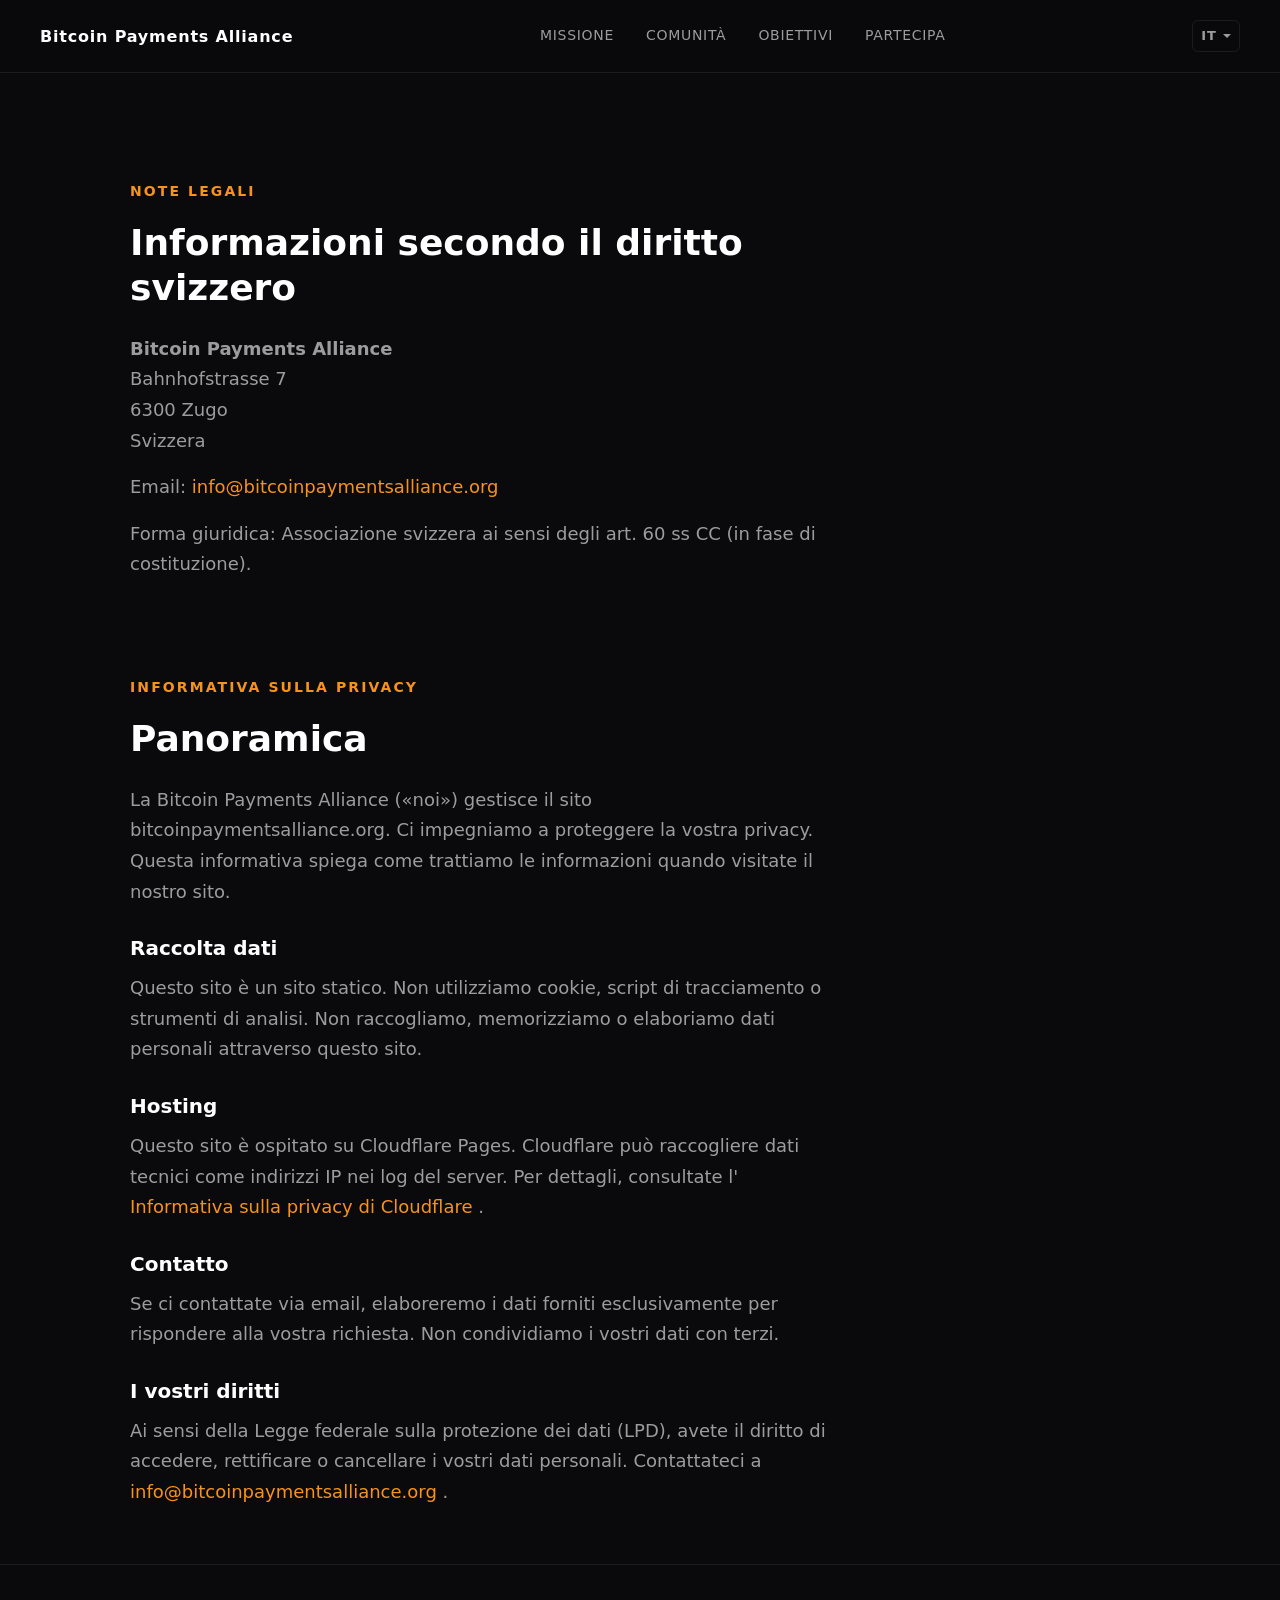
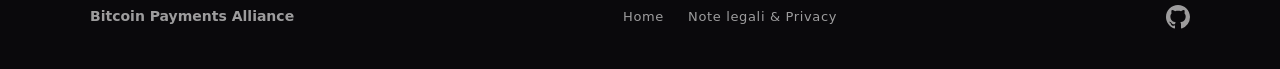
<file: it/legal.html>
<!doctype html>
<html lang="it">
    <head>
        <meta charset="utf-8" />
        <meta name="viewport" content="width=device-width, initial-scale=1" />
        <title>Note legali & Privacy — Bitcoin Payments Alliance</title>
        <meta property="og:title" content="Note legali & Privacy — Bitcoin Payments Alliance" />
        <meta
            property="og:description"
            content="Note legali e informativa sulla privacy della Bitcoin Payments Alliance."
        />
        <meta name="twitter:card" content="summary" />
        <meta name="twitter:title" content="Note legali & Privacy — Bitcoin Payments Alliance" />
        <meta
            name="twitter:description"
            content="Note legali e informativa sulla privacy della Bitcoin Payments Alliance."
        />
        <link rel="alternate" hreflang="en" href="https://bitcoinpaymentsalliance.org/legal.html" />
        <link rel="alternate" hreflang="de" href="https://bitcoinpaymentsalliance.org/de/legal.html" />
        <link rel="alternate" hreflang="fr" href="https://bitcoinpaymentsalliance.org/fr/legal.html" />
        <link rel="alternate" hreflang="it" href="https://bitcoinpaymentsalliance.org/it/legal.html" />
        <link rel="alternate" hreflang="es" href="https://bitcoinpaymentsalliance.org/es/legal.html" />
        <link rel="alternate" hreflang="x-default" href="https://bitcoinpaymentsalliance.org/legal.html" />
        <link rel="stylesheet" type="text/css" href="../style.css" />
        <link rel="icon" type="image/svg+xml" href="../assets/favicon.svg" />
    </head>

    <body>
        <header class="fade-in">
            <a href="/it/" class="logo-link">
                <span class="logo-text">Bitcoin Payments Alliance</span>
            </a>
            <nav>
                <a href="/it/#mission">Missione</a>
                <a href="/it/#communities">Comunità</a>
                <a href="/it/#goals">Obiettivi</a>
                <a href="/it/#join">Partecipa</a>
            </nav>
            <div class="lang-switcher">
                <span class="lang-current">IT</span>
                <div class="lang-dropdown">
                    <a href="/legal.html">English</a>
                    <a href="/de/legal.html">Deutsch</a>
                    <a href="/fr/legal.html">Français</a>
                    <a href="/it/legal.html" class="active">Italiano</a>
                    <a href="/es/legal.html">Español</a>
                </div>
            </div>
            <button class="nav-toggle" aria-label="Menu">
                <span></span>
                <span></span>
                <span></span>
            </button>
        </header>

        <main class="legal-page">
            <section>
                <h1>Note legali</h1>
                <h2>Informazioni secondo il diritto svizzero</h2>
                <p>
                    <strong>Bitcoin Payments Alliance</strong>
                    <br />
                    Bahnhofstrasse 7
                    <br />
                    6300 Zugo
                    <br />
                    Svizzera
                </p>
                <p>
                    Email:
                    <a href="mailto:info@bitcoinpaymentsalliance.org">info@bitcoinpaymentsalliance.org</a>
                </p>
                <p>Forma giuridica: Associazione svizzera ai sensi degli art. 60 ss CC (in fase di costituzione).</p>
            </section>

            <section>
                <h1>Informativa sulla privacy</h1>
                <h2>Panoramica</h2>
                <p>
                    La Bitcoin Payments Alliance («noi») gestisce il sito bitcoinpaymentsalliance.org. Ci impegniamo a
                    proteggere la vostra privacy. Questa informativa spiega come trattiamo le informazioni quando
                    visitate il nostro sito.
                </p>

                <h3>Raccolta dati</h3>
                <p>
                    Questo sito è un sito statico. Non utilizziamo cookie, script di tracciamento o strumenti di
                    analisi. Non raccogliamo, memorizziamo o elaboriamo dati personali attraverso questo sito.
                </p>

                <h3>Hosting</h3>
                <p>
                    Questo sito è ospitato su Cloudflare Pages. Cloudflare può raccogliere dati tecnici come indirizzi
                    IP nei log del server. Per dettagli, consultate l'
                    <a href="https://www.cloudflare.com/privacypolicy/" target="_blank" rel="noopener">
                        Informativa sulla privacy di Cloudflare
                    </a>
                    .
                </p>

                <h3>Contatto</h3>
                <p>
                    Se ci contattate via email, elaboreremo i dati forniti esclusivamente per rispondere alla vostra
                    richiesta. Non condividiamo i vostri dati con terzi.
                </p>

                <h3>I vostri diritti</h3>
                <p>
                    Ai sensi della Legge federale sulla protezione dei dati (LPD), avete il diritto di accedere,
                    rettificare o cancellare i vostri dati personali. Contattateci a
                    <a href="mailto:info@bitcoinpaymentsalliance.org">info@bitcoinpaymentsalliance.org</a>
                    .
                </p>
            </section>
        </main>

        <footer>
            <div class="footer-content">
                <span class="footer-name">Bitcoin Payments Alliance</span>
                <nav class="footer-nav">
                    <a href="/it/">Home</a>
                    <a href="/it/legal.html">Note legali & Privacy</a>
                </nav>
                <a href="https://github.com/bitcoin-payments-alliance" class="footer-social" aria-label="GitHub">
                    <svg width="24" height="24" viewBox="0 0 24 24" fill="currentColor">
                        <path
                            d="M12 0C5.37 0 0 5.37 0 12c0 5.31 3.435 9.795 8.205 11.385.6.105.825-.255.825-.57 0-.285-.015-1.23-.015-2.235-3.015.555-3.795-.735-4.035-1.41-.135-.345-.72-1.41-1.23-1.695-.42-.225-1.02-.78-.015-.795.945-.015 1.62.87 1.845 1.23 1.08 1.815 2.805 1.305 3.495.99.105-.78.42-1.305.765-1.605-2.67-.3-5.46-1.335-5.46-5.925 0-1.305.465-2.385 1.23-3.225-.12-.3-.54-1.53.12-3.18 0 0 1.005-.315 3.3 1.23.96-.27 1.98-.405 3-.405s2.04.135 3 .405c2.295-1.56 3.3-1.23 3.3-1.23.66 1.65.24 2.88.12 3.18.765.84 1.23 1.905 1.23 3.225 0 4.605-2.805 5.625-5.475 5.925.435.375.81 1.095.81 2.22 0 1.605-.015 2.895-.015 3.3 0 .315.225.69.825.57A12.02 12.02 0 0024 12c0-6.63-5.37-12-12-12z"
                        />
                    </svg>
                </a>
            </div>
        </footer>

        <script>
            document.querySelector('.nav-toggle').addEventListener('click', function () {
                document.querySelector('header nav').classList.toggle('open');
            });
            document.querySelectorAll('.lang-switcher').forEach(function (el) {
                el.addEventListener('click', function (e) {
                    e.stopPropagation();
                    el.classList.toggle('open');
                });
            });
            document.addEventListener('click', function () {
                document.querySelectorAll('.lang-switcher').forEach(function (el) {
                    el.classList.remove('open');
                });
            });
        </script>
    </body>
</html>
</file>
<file: style.css>
:root {
    --color-bg: #0a090c;
    --color-surface: #13121a;
    --color-text: #ffffff;
    --color-text-secondary: rgba(255, 255, 255, 0.6);
    --color-accent: #f7931a;
    --color-accent-dim: rgba(247, 147, 26, 0.15);
    --color-border: rgba(255, 255, 255, 0.08);
    --font: -apple-system, system-ui, BlinkMacSystemFont, 'Segoe UI', Roboto, Helvetica, Arial, sans-serif;
    --text-size: 18px;
    --line-height: 1.7;
    --max-width: 1100px;
}

/* Reset */
*,
*::before,
*::after {
    box-sizing: border-box;
    margin: 0;
    padding: 0;
}

html {
    background: var(--color-bg);
    scroll-behavior: smooth;
}

body {
    font-family: var(--font);
    font-size: var(--text-size);
    line-height: var(--line-height);
    color: var(--color-text);
    -webkit-font-smoothing: antialiased;
    text-rendering: optimizeLegibility;
    overflow-x: hidden;
}

a {
    color: var(--color-accent);
    text-decoration: none;
    transition: opacity 0.2s;
}

a:hover {
    opacity: 0.8;
}

/* ============ Header ============ */

header {
    position: fixed;
    top: 0;
    left: 0;
    right: 0;
    z-index: 100;
    display: flex;
    align-items: center;
    justify-content: space-between;
    padding: 20px 40px;
    background: rgba(10, 9, 12, 0.85);
    backdrop-filter: blur(20px);
    -webkit-backdrop-filter: blur(20px);
    border-bottom: 1px solid var(--color-border);
}

.logo-link {
    text-decoration: none;
}

.logo-text {
    font-size: 16px;
    font-weight: 700;
    letter-spacing: 0.05em;
    color: var(--color-text);
}

header nav {
    display: flex;
    gap: 32px;
    align-items: center;
}

header nav a {
    color: var(--color-text-secondary);
    font-size: 14px;
    font-weight: 500;
    letter-spacing: 0.05em;
    text-transform: uppercase;
    transition: color 0.2s;
}

header nav a:hover {
    color: var(--color-text);
    opacity: 1;
}

.nav-toggle {
    display: none;
    flex-direction: column;
    gap: 5px;
    background: none;
    border: none;
    cursor: pointer;
    padding: 4px;
}

.nav-toggle span {
    display: block;
    width: 24px;
    height: 2px;
    background: var(--color-text);
    transition: transform 0.2s;
}

/* ============ Language Switcher ============ */

.lang-switcher {
    position: relative;
    cursor: pointer;
    user-select: none;
}

.lang-current {
    display: flex;
    align-items: center;
    gap: 4px;
    color: var(--color-text-secondary);
    font-size: 13px;
    font-weight: 600;
    letter-spacing: 0.08em;
    padding: 4px 8px;
    border: 1px solid var(--color-border);
    border-radius: 6px;
    transition:
        border-color 0.2s,
        color 0.2s;
}

.lang-current::after {
    content: '';
    border-left: 4px solid transparent;
    border-right: 4px solid transparent;
    border-top: 4px solid var(--color-text-secondary);
    margin-left: 2px;
    transition: transform 0.2s;
}

.lang-switcher:hover .lang-current,
.lang-switcher.open .lang-current {
    color: var(--color-text);
    border-color: rgba(255, 255, 255, 0.2);
}

.lang-switcher.open .lang-current::after {
    transform: rotate(180deg);
}

.lang-dropdown {
    display: none;
    position: absolute;
    top: calc(100% + 8px);
    right: 0;
    min-width: 120px;
    background: var(--color-surface);
    border: 1px solid var(--color-border);
    border-radius: 8px;
    padding: 6px 0;
    z-index: 200;
    box-shadow: 0 8px 24px rgba(0, 0, 0, 0.4);
}

.lang-switcher.open .lang-dropdown {
    display: block;
}

.lang-dropdown a {
    display: block;
    padding: 8px 16px;
    color: var(--color-text-secondary);
    font-size: 14px;
    font-weight: 400;
    text-transform: none;
    letter-spacing: 0;
    transition:
        background 0.15s,
        color 0.15s;
}

.lang-dropdown a:hover {
    background: rgba(255, 255, 255, 0.05);
    color: var(--color-text);
    opacity: 1;
}

.lang-dropdown a.active {
    color: var(--color-accent);
    font-weight: 600;
}

/* ============ Hero ============ */

.hero {
    position: relative;
    display: flex;
    align-items: center;
    justify-content: center;
    min-height: 100vh;
    padding: 120px 40px 80px;
    text-align: center;
    overflow: hidden;
}

.glow {
    position: absolute;
    top: 50%;
    left: 50%;
    transform: translate(-50%, -50%);
    width: 600px;
    height: 600px;
    background: radial-gradient(circle, rgba(247, 147, 26, 0.08) 0%, transparent 70%);
    border-radius: 50%;
    pointer-events: none;
}

.headline {
    position: relative;
    max-width: 800px;
}

.headline h1 {
    font-size: clamp(36px, 6vw, 64px);
    font-weight: 700;
    line-height: 1.15;
    letter-spacing: -0.02em;
    margin-bottom: 24px;
}

.headline p {
    font-size: clamp(16px, 2vw, 20px);
    color: var(--color-text-secondary);
    max-width: 600px;
    margin: 0 auto 40px;
    line-height: 1.6;
}

/* ============ Buttons ============ */

.button {
    display: inline-flex;
    align-items: center;
    padding: 0 28px;
    height: 44px;
    border-radius: 24px;
    border: 1px solid var(--color-accent);
    color: var(--color-accent);
    font-size: 14px;
    font-weight: 600;
    letter-spacing: 0.1em;
    text-transform: uppercase;
    text-decoration: none;
    background: transparent;
    cursor: pointer;
    transition:
        background 0.2s,
        color 0.2s;
}

.button:hover {
    background: var(--color-accent);
    color: var(--color-bg);
    opacity: 1;
}

/* ============ Main Sections ============ */

main {
    max-width: var(--max-width);
    margin: 0 auto;
    padding: 0 40px;
}

section {
    padding: 100px 0;
    border-top: 1px solid var(--color-border);
}

section h1 {
    font-size: 14px;
    font-weight: 600;
    letter-spacing: 0.15em;
    text-transform: uppercase;
    color: var(--color-accent);
    margin-bottom: 16px;
}

section h2 {
    font-size: clamp(24px, 3.5vw, 36px);
    font-weight: 700;
    line-height: 1.25;
    margin-bottom: 24px;
    max-width: 700px;
}

section p {
    color: var(--color-text-secondary);
    max-width: 700px;
    margin-bottom: 16px;
}

section h3 {
    font-size: 20px;
    font-weight: 600;
    margin-bottom: 8px;
}

/* ============ Community Grid ============ */

.community-grid {
    display: grid;
    grid-template-columns: repeat(auto-fill, minmax(300px, 1fr));
    gap: 20px;
    margin-top: 40px;
}

.community-card {
    background: var(--color-surface);
    border: 1px solid var(--color-border);
    border-radius: 12px;
    padding: 32px;
    transition: border-color 0.2s;
    text-decoration: none;
    color: inherit;
    display: block;
    cursor: pointer;
}

.community-card:hover {
    border-color: rgba(247, 147, 26, 0.3);
}

.community-card h3 {
    margin-bottom: 4px;
}

.community-card .location {
    display: block;
    font-size: 13px;
    font-weight: 500;
    color: var(--color-accent);
    letter-spacing: 0.05em;
    text-transform: uppercase;
    margin-bottom: 12px;
}

.community-card p {
    font-size: 15px;
    line-height: 1.6;
    margin-bottom: 0;
}

.community-card.placeholder {
    border-style: dashed;
    border-color: rgba(255, 255, 255, 0.15);
}

.community-card.placeholder:hover {
    border-color: var(--color-accent);
}

.card-link {
    display: inline-block;
    margin-top: 12px;
    font-size: 14px;
    font-weight: 600;
}

/* ============ Goals ============ */

.goals-list {
    display: grid;
    grid-template-columns: repeat(2, 1fr);
    gap: 32px;
    margin-top: 40px;
}

.goal {
    padding-left: 20px;
    border-left: 2px solid var(--color-accent);
}

.goal h3 {
    font-size: 18px;
    margin-bottom: 8px;
}

.goal p {
    font-size: 15px;
    line-height: 1.6;
    margin-bottom: 0;
}

/* ============ Join / Contact ============ */

#join {
    text-align: center;
}

#join h2 {
    max-width: 600px;
    margin-left: auto;
    margin-right: auto;
}

#join p {
    max-width: 600px;
    margin-left: auto;
    margin-right: auto;
    margin-bottom: 32px;
}

.contact-links {
    display: flex;
    justify-content: center;
    gap: 16px;
    flex-wrap: wrap;
}

/* ============ Footer ============ */

footer {
    border-top: 1px solid var(--color-border);
    padding: 40px;
    margin-top: 0;
}

.footer-content {
    max-width: var(--max-width);
    margin: 0 auto;
    display: flex;
    align-items: center;
    justify-content: space-between;
}

.footer-name {
    font-size: 14px;
    font-weight: 600;
    color: var(--color-text-secondary);
}

.footer-nav {
    display: flex;
    gap: 24px;
}

.footer-nav a {
    color: var(--color-text-secondary);
    font-size: 13px;
    letter-spacing: 0.05em;
}

.footer-nav a:hover {
    color: var(--color-text);
}

.footer-social {
    color: var(--color-text-secondary);
    transition: color 0.2s;
    display: flex;
}

.footer-social:hover {
    color: var(--color-text);
    opacity: 1;
}

/* ============ Legal Page ============ */

.legal-page {
    max-width: var(--max-width);
    margin: 0 auto;
    padding: 120px 40px 0;
}

.legal-page section {
    border-top: none;
    padding: 40px 0;
}

.legal-page section:first-child {
    padding-top: 60px;
}

.legal-page h3 {
    margin-top: 24px;
}

/* ============ Animations ============ */

.fade-in {
    animation: fadeIn 1.5s ease both;
}

.slide-up {
    animation: slideUp 0.8s ease both;
}

.delay-300 {
    animation-delay: 0.3s;
}

.delay-600 {
    animation-delay: 0.6s;
}

@keyframes fadeIn {
    from {
        opacity: 0;
    }
    to {
        opacity: 1;
    }
}

@keyframes slideUp {
    from {
        opacity: 0;
        transform: translateY(30px);
    }
    to {
        opacity: 1;
        transform: translateY(0);
    }
}

/* ============ Reduced Motion ============ */

@media (prefers-reduced-motion: reduce) {
    .fade-in,
    .slide-up,
    .delay-300,
    .delay-600 {
        animation: none !important;
        opacity: 1 !important;
        transform: none !important;
    }
}

/* ============ Responsive ============ */

@media (max-width: 640px) {
    header {
        padding: 16px 24px;
    }

    header nav {
        display: none;
        position: absolute;
        top: 100%;
        left: 0;
        right: 0;
        flex-direction: column;
        background: rgba(10, 9, 12, 0.95);
        backdrop-filter: blur(20px);
        -webkit-backdrop-filter: blur(20px);
        padding: 24px;
        gap: 20px;
        border-bottom: 1px solid var(--color-border);
    }

    header nav.open {
        display: flex;
    }

    .nav-toggle {
        display: flex;
    }

    header > .lang-switcher {
        order: 0;
        margin-right: 8px;
    }

    .hero {
        padding: 100px 24px 60px;
        min-height: 90vh;
    }

    main {
        padding: 0 24px;
    }

    section {
        padding: 60px 0;
    }

    .community-grid {
        grid-template-columns: 1fr;
    }

    .goals-list {
        grid-template-columns: 1fr !important;
    }

    footer {
        padding: 32px 24px;
    }

    .footer-content {
        flex-direction: column;
        gap: 16px;
        text-align: center;
    }
}
</file>
